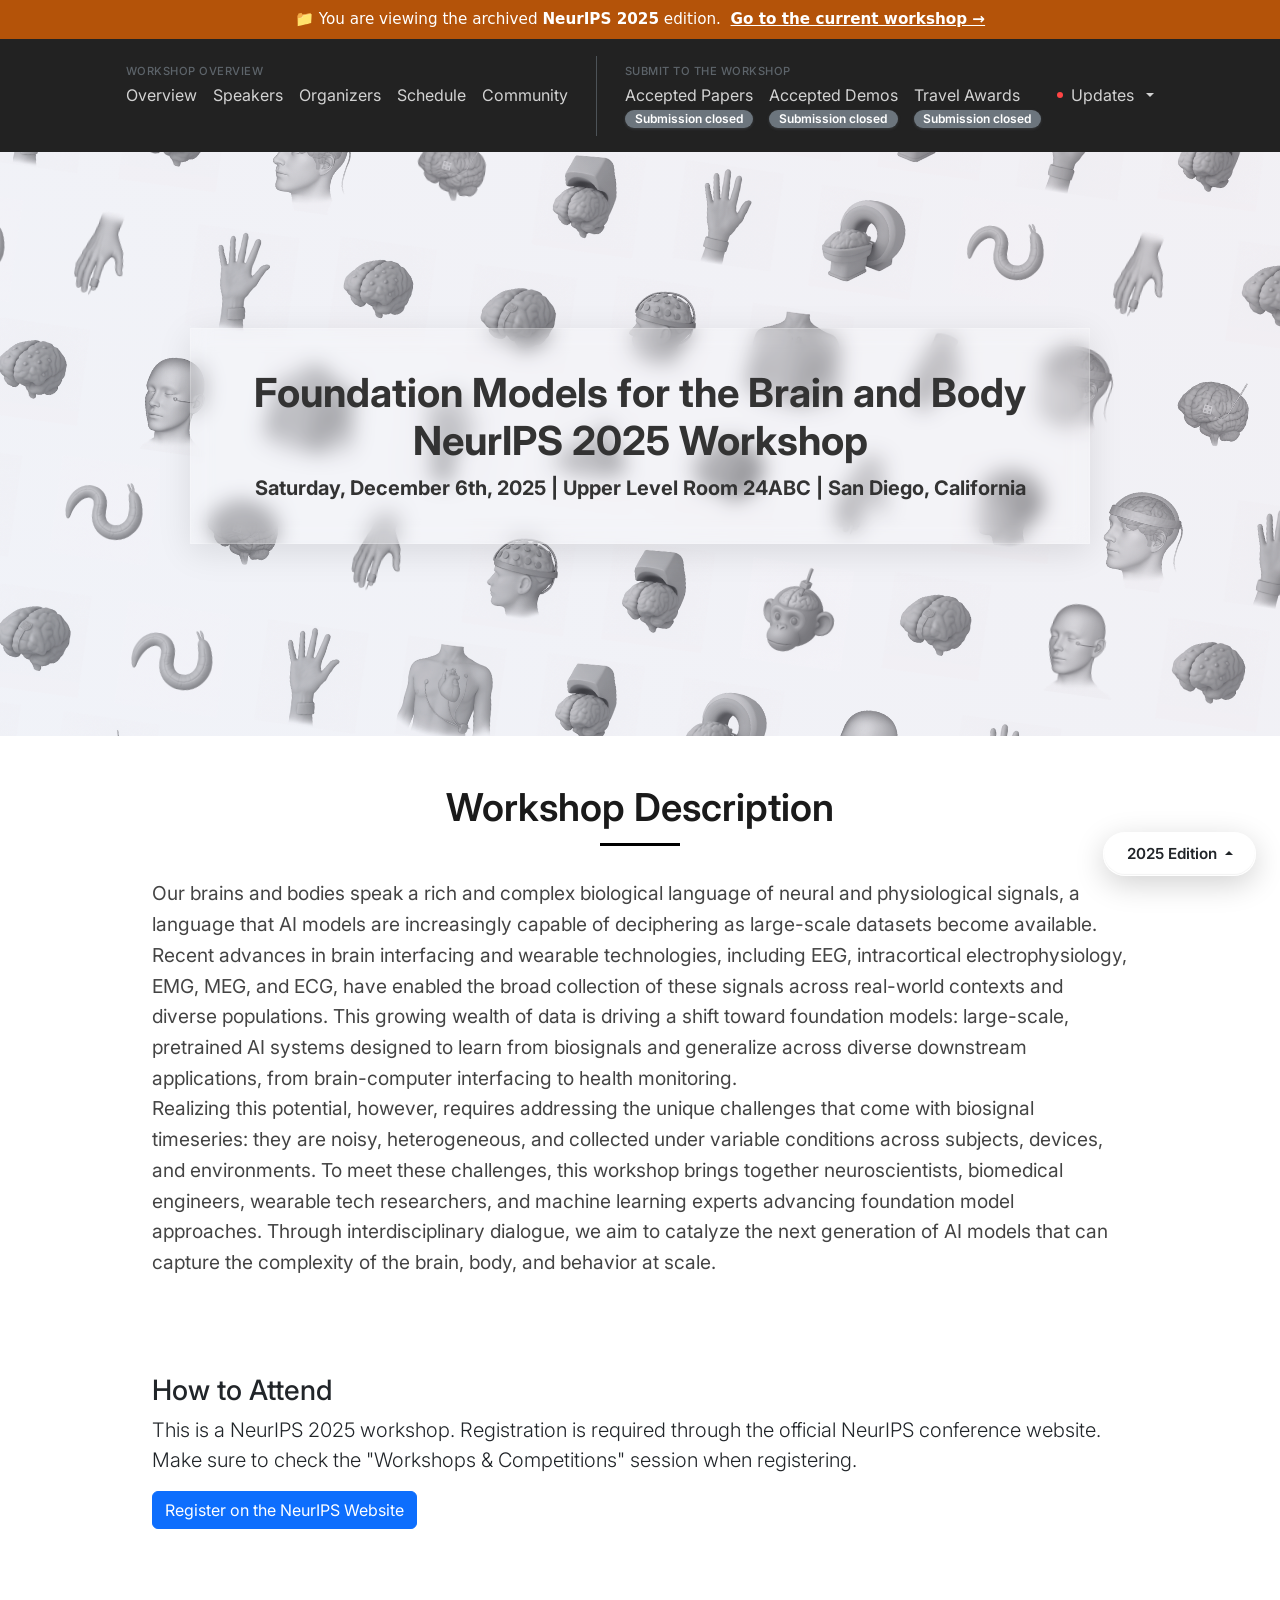
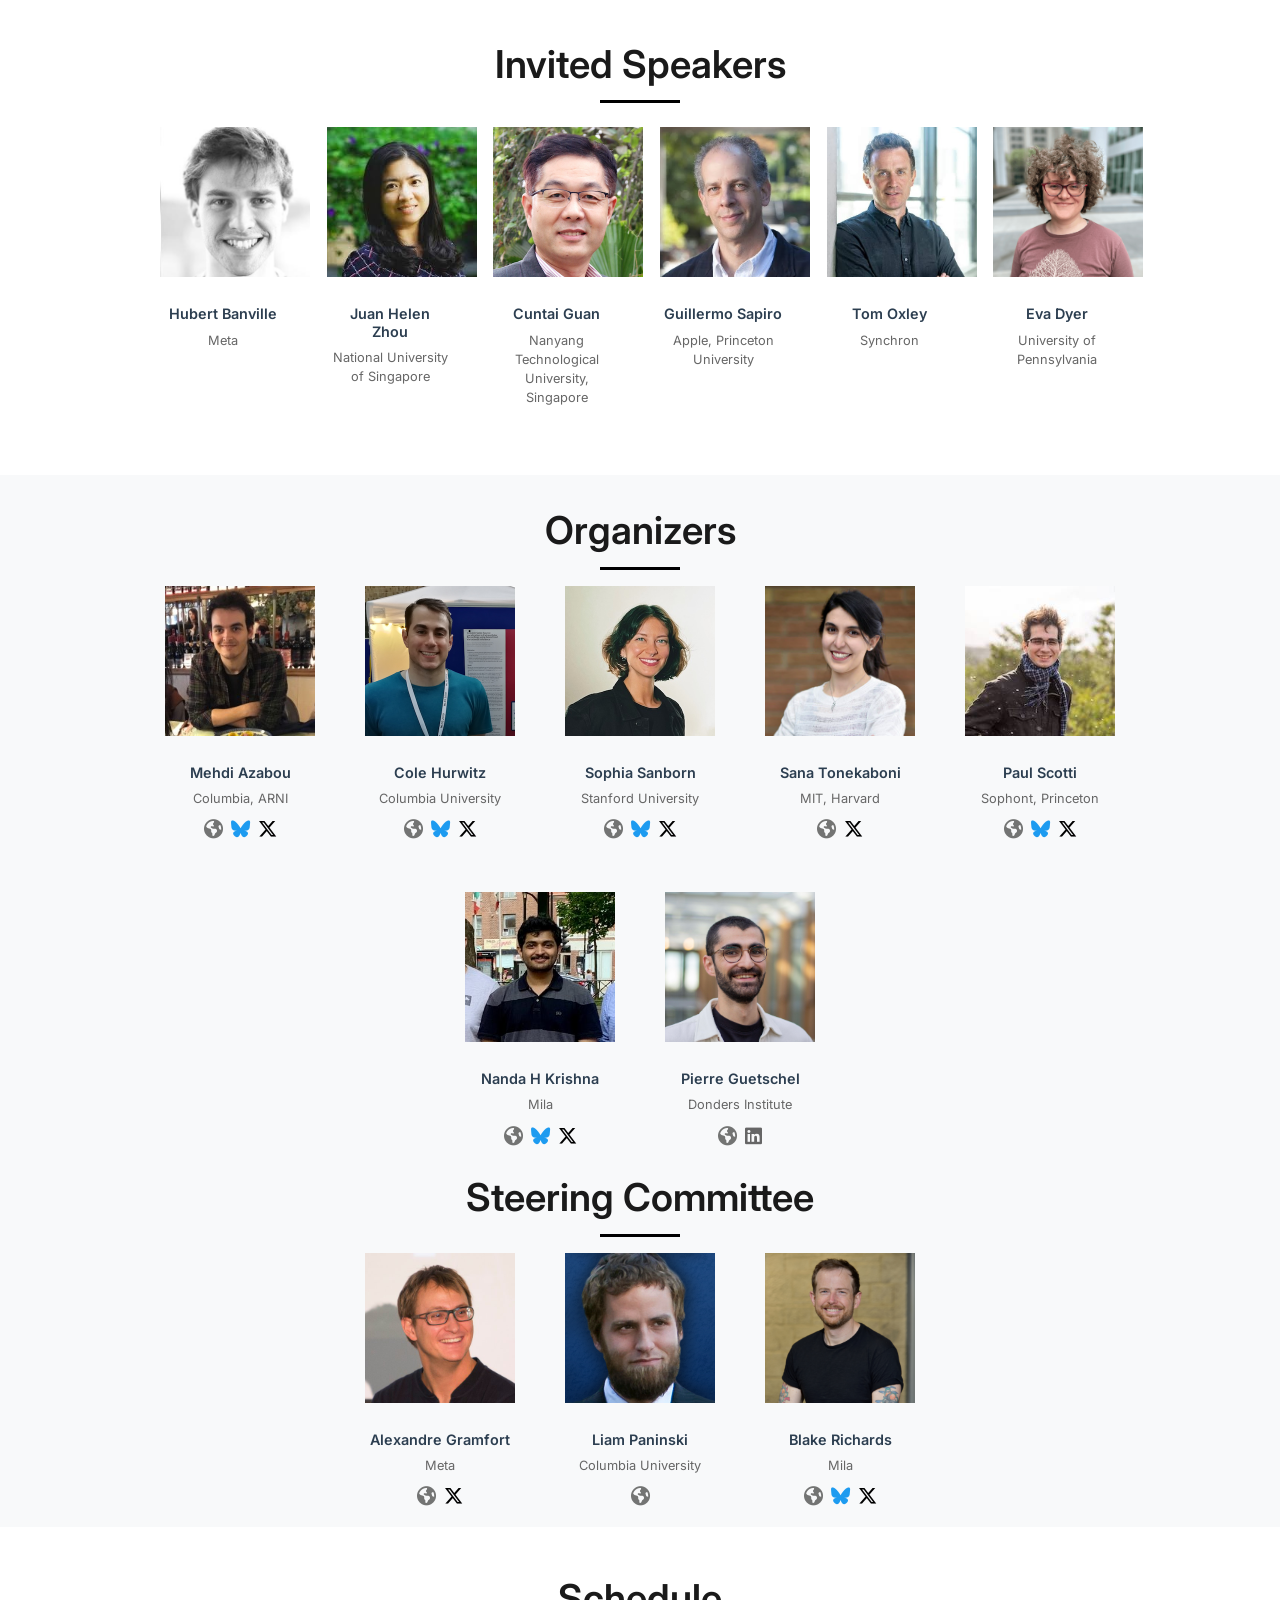
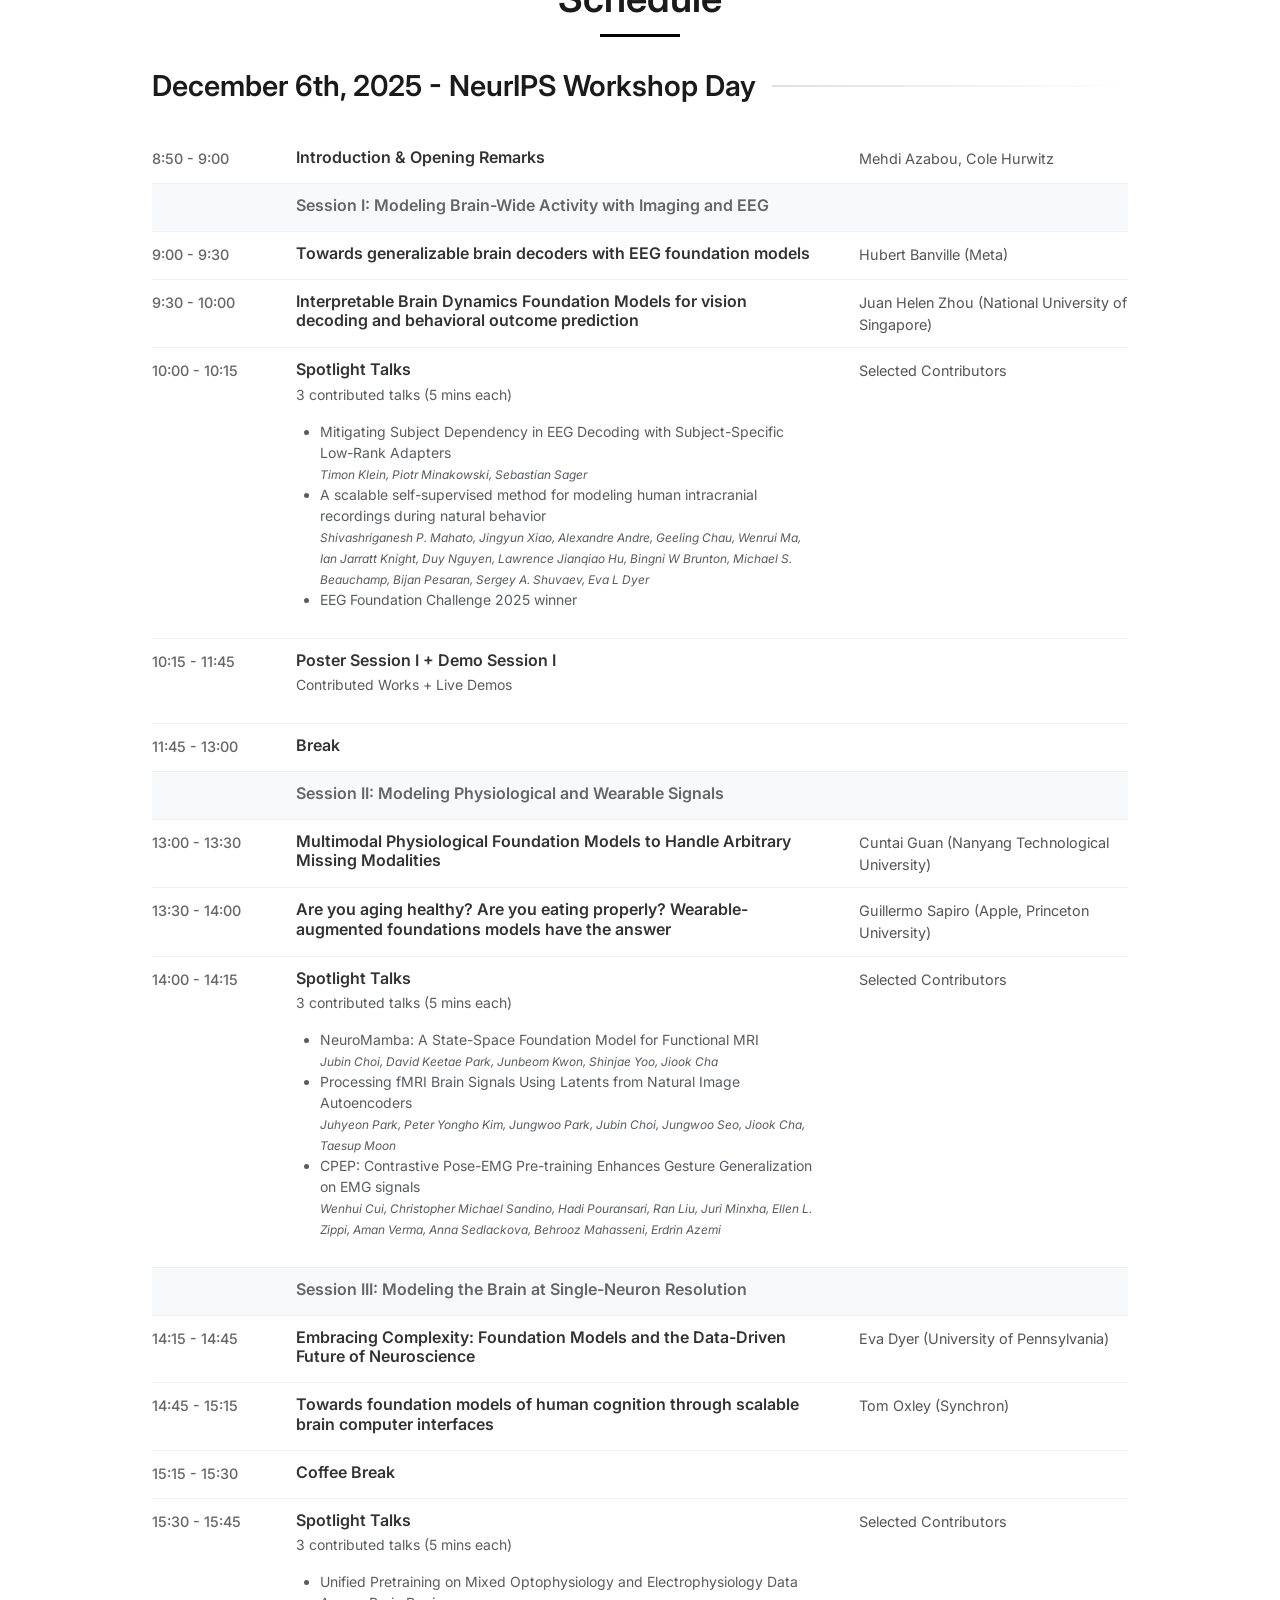
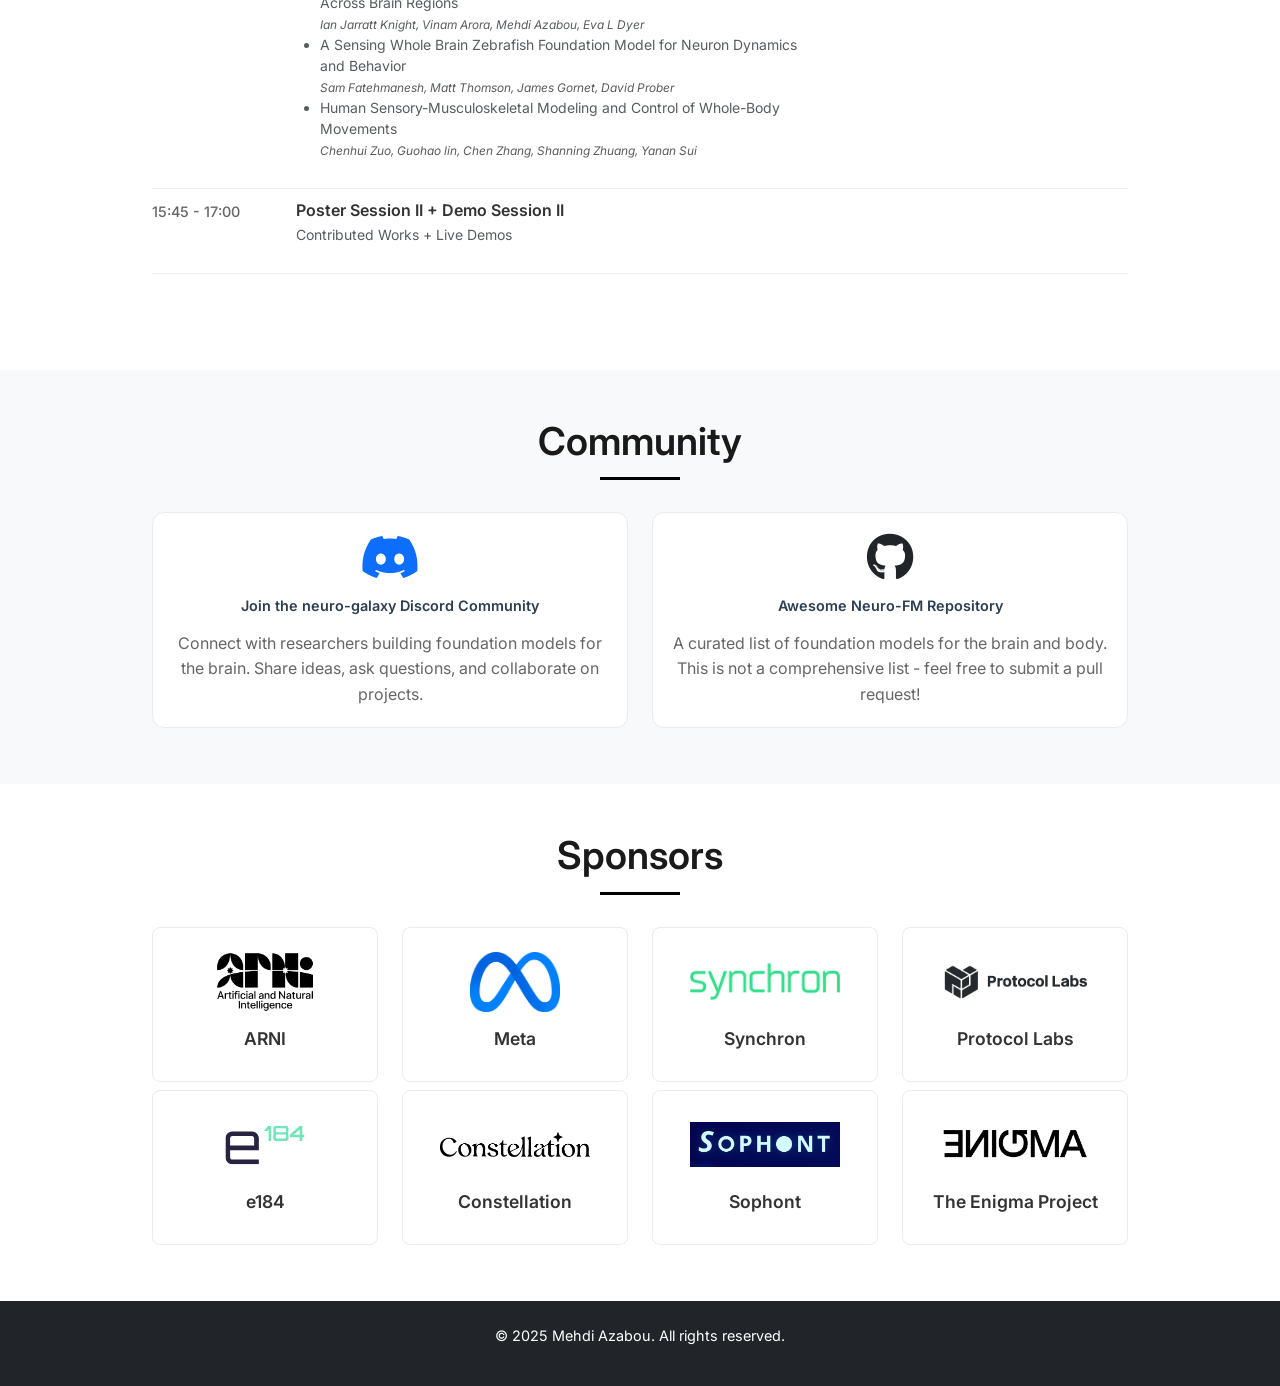
<file: 2025/index.html>
<!DOCTYPE html>
<html lang="en">

<head>
    <meta charset="UTF-8">
    <meta name="viewport" content="width=device-width, initial-scale=1.0">
    <title>NeurIPS 2025 Workshop - Foundation Models for the Brain and Body</title>
    <meta name="description"
        content="Join us to explore foundation models for the brain and body. December 6th, 2025 in San Diego, California.">

    <!-- Favicon -->
    <link rel="icon" type="image/png" href="assets/icon.png">

    <!-- Open Graph Tags -->
    <meta property="og:type" content="website">
    <meta property="og:url" content="https://brainbodyfm-workshop.github.io/">
    <meta property="og:title" content="NeurIPS 2025 Workshop - Foundation Models for the Brain and Body">
    <meta property="og:description"
        content="Join us to explore foundation models for the brain and body. December 6th, 2025 in San Diego, California.">
    <meta property="og:image" content="https://brainbodyfm-workshop.github.io/assets/preview-image.png">
    <meta property="og:image:secure_url" content="https://brainbodyfm-workshop.github.io/assets/preview-image.png">

    <!-- Twitter Meta Tags -->
    <meta name="twitter:card" content="summary_large_image">
    <meta property="twitter:domain" content="brainbodyfm-workshop.github.io">
    <meta property="twitter:url" content="https://brainbodyfm-workshop.github.io/">
    <meta name="twitter:title" content="NeurIPS 2025 Workshop - Foundation Models for the Brain and Body">
    <meta name="twitter:description"
        content="Join us to explore foundation models for the brain and body. December 6th, 2025 in San Diego, California.">
    <meta name="twitter:image" content="https://brainbodyfm-workshop.github.io/assets/preview-image.png">

    <link href="https://cdn.jsdelivr.net/npm/bootstrap@5.3.0-alpha1/dist/css/bootstrap.min.css" rel="stylesheet">
    <link rel="stylesheet" href="https://cdnjs.cloudflare.com/ajax/libs/font-awesome/6.7.2/css/all.min.css">
    <link href="https://fonts.googleapis.com/css2?family=Inter:wght@400;500;600;700&display=swap" rel="stylesheet">
    <link rel="stylesheet" href="styles.css">
</head>

<body>
    <!-- Archived edition notice -->
    <div style="background:#b45309;color:#fff;text-align:center;padding:8px 16px;font-size:0.95rem;font-family:system-ui,-apple-system,Segoe UI,Roboto,sans-serif;">
        📁 You are viewing the archived <strong>NeurIPS 2025</strong> edition. &nbsp;<a href="/" style="color:#fff;text-decoration:underline;font-weight:600;">Go to the current workshop &rarr;</a>
    </div>
    <!-- Navigation Menu -->
    <nav class="navbar navbar-expand-lg navbar-dark bg-dark sticky-top">
        <!-- Desktop Navigation -->
        <div class="navbar-nav mx-auto desktop-nav" id="desktop-nav">
            <div class="nav-group-block">
                <div class="nav-group-label">Workshop Overview</div>
                <div class="nav-overview-group">
                    <a class="nav-link" href="#home">Overview<span class="deadline-badge"
                            style="opacity:0;">TBD</span></a>
                    <a class="nav-link" href="#speakers">Speakers<span class="deadline-badge"
                            style="opacity:0;">TBD</span></a>
                    <a class="nav-link" href="#organizers">Organizers<span class="deadline-badge"
                            style="opacity:0;">TBD</span></a>
                    <a class="nav-link" href="#schedule">Schedule<span class="deadline-badge"
                            style="opacity:0;">TBD</span></a>
                    <a class="nav-link" href="#community">Community<span class="deadline-badge"
                            style="opacity:0;">TBD</span></a>
                </div>
            </div>
            <div class="nav-separator"></div>
            <div class="nav-group-block">
                <div class="nav-group-label">Submit to the workshop</div>
                <div class="nav-submission-group">
                    <a class="nav-link" href="call-for-papers.html">Accepted Papers<span
                            class="deadline-badge submission-closed">Submission closed</span></a>
                    <a class="nav-link" href="call-for-demos.html">Accepted Demos<span
                            class="deadline-badge submission-closed">Submission
                            closed</span></a>
                    <a class="nav-link" href="travel-awards.html">Travel Awards<span
                            class="deadline-badge submission-closed">Submission closed</span></a>
                    <div class="nav-item dropdown">
                        <a class="nav-link dropdown-toggle updates-btn" href="#" role="button" data-bs-toggle="dropdown"
                            aria-expanded="false">
                            <span class="live-dot-small"></span>
                            Updates
                        </a>
                        <span class="deadline-badge" style="opacity:0;">TBD</span>
                        <div class="dropdown-menu updates-dropdown">
                            <div class="updates-content">
                                <div class="update-item">
                                    <div class="update-date">
                                        <div class="date-badge-small">
                                            <span class="month">AUG</span>
                                            <span class="day">20</span>
                                        </div>
                                    </div>
                                    <div class="update-content">
                                        <div class="update-card">
                                            <div class="update-header">
                                                <h6 class="update-title">
                                                    <i class="fas fa-clock text-warning me-2"></i>
                                                    Deadline Extended: August 29, 2025
                                                </h6>
                                                <span class="update-tag warning">Extended</span>
                                            </div>
                                            <p class="update-text">
                                                We have extended the paper submission deadlines to
                                                <strong>August 29, 2025</strong>.
                                            </p>
                                            <div class="update-meta">
                                                <small class="text-muted">
                                                    <i class="fas fa-clock me-1"></i>
                                                    August 20, 2025
                                                </small>
                                            </div>
                                        </div>
                                    </div>
                                </div>
                                <div class="update-item">
                                    <div class="update-date">
                                        <div class="date-badge-small">
                                            <span class="month">AUG</span>
                                            <span class="day">11</span>
                                        </div>
                                    </div>
                                    <div class="update-content">
                                        <div class="update-card">
                                            <div class="update-header">
                                                <h6 class="update-title">
                                                    <i class="fas fa-bullhorn text-primary me-2"></i>
                                                    Policy Update: Concurrent NeurIPS Submissions
                                                </h6>
                                                <span class="update-tag info">Update</span>
                                            </div>
                                            <p class="update-text">
                                                Due to multiple requests, we have updated our policy regarding
                                                concurrent submissions to the NeurIPS 2025 main conference. Please check
                                                the <a href="call-for-papers.html#call-for-papers"
                                                    class="text-decoration-none">Call for Papers page</a>.
                                            </p>
                                            <div class="update-meta">
                                                <small class="text-muted">
                                                    <i class="fas fa-clock me-1"></i>
                                                    August 11, 2025
                                                </small>
                                            </div>
                                        </div>
                                    </div>
                                </div>
                                <div class="update-item">
                                    <div class="update-date">
                                        <div class="date-badge-small">
                                            <span class="month">JUL</span>
                                            <span class="day">15</span>
                                        </div>
                                    </div>
                                    <div class="update-content">
                                        <div class="update-card">
                                            <div class="update-header">
                                                <h6 class="update-title">
                                                    <i class="fas fa-rocket text-info me-2"></i>
                                                    Demo Submissions Open
                                                </h6>
                                                <span class="update-tag info">Open</span>
                                            </div>
                                            <p class="update-text">
                                                Demo submissions are now open! Submit your proposals through Google
                                                Forms.
                                            </p>
                                            <div class="update-meta">
                                                <small class="text-muted">
                                                    <i class="fas fa-clock me-1"></i>
                                                    July 15, 2025
                                                </small>
                                            </div>
                                        </div>
                                    </div>
                                </div>
                                <div class="update-item">
                                    <div class="update-date">
                                        <div class="date-badge-small">
                                            <span class="month">JUL</span>
                                            <span class="day">09</span>
                                        </div>
                                    </div>
                                    <div class="update-content">
                                        <div class="update-card">
                                            <div class="update-header">
                                                <h6 class="update-title">
                                                    <i class="fas fa-file-alt text-primary me-2"></i>
                                                    Paper Submissions Open
                                                </h6>
                                                <span class="update-tag info">Open</span>
                                            </div>
                                            <p class="update-text">
                                                Paper submissions are now open! Submit your research through OpenReview.
                                            </p>
                                            <div class="update-meta">
                                                <small class="text-muted">
                                                    <i class="fas fa-clock me-1"></i>
                                                    July 9, 2025
                                                </small>
                                            </div>
                                        </div>
                                    </div>
                                </div>
                                <div class="update-item">
                                    <div class="update-date">
                                        <div class="date-badge-small">
                                            <span class="month">JUL</span>
                                            <span class="day">04</span>
                                        </div>
                                    </div>
                                    <div class="update-content">
                                        <div class="update-card">
                                            <div class="update-header">
                                                <h6 class="update-title">
                                                    <i class="fas fa-check-circle text-success me-2"></i>
                                                    Workshop Accepted at NeurIPS 2025!
                                                </h6>
                                                <span class="update-tag success">Accepted</span>
                                            </div>
                                            <p class="update-text">
                                                We are excited to announce that our workshop "Foundation Models for
                                                the
                                                Brain and Body"
                                                has been officially accepted for NeurIPS 2025!
                                            </p>
                                            <div class="update-meta">
                                                <small class="text-muted">
                                                    <i class="fas fa-clock me-1"></i>
                                                    July 4, 2025
                                                </small>
                                            </div>
                                        </div>
                                    </div>
                                </div>
                            </div>
                        </div>
                    </div>
                </div>
            </div>

            <!-- Mobile Navigation -->
            <div class="container mobile-nav">
                <div class="d-flex justify-content-between align-items-center">
                    <span class="navbar-brand mb-0 h1">BrainBodyFM Workshop</span>
                    <button class="navbar-toggler" type="button" data-bs-toggle="collapse" data-bs-target="#mobile-nav"
                        aria-controls="mobile-nav" aria-expanded="false" aria-label="Toggle navigation">
                        <span class="navbar-toggler-icon"></span>
                    </button>
                </div>

                <div class="collapse navbar-collapse" id="mobile-nav">
                    <ul class="navbar-nav me-auto mb-2 mb-lg-0">
                        <li class="nav-item">
                            <a class="nav-link" href="#home">Overview</a>
                        </li>
                        <li class="nav-item">
                            <a class="nav-link" href="#speakers">Speakers</a>
                        </li>
                        <li class="nav-item">
                            <a class="nav-link" href="#organizers">Organizers</a>
                        </li>
                        <li class="nav-item">
                            <a class="nav-link" href="#schedule">Schedule</a>
                        </li>
                        <li class="nav-item">
                            <a class="nav-link" href="#community">Community</a>
                        </li>
                        <li class="nav-item">
                            <a class="nav-link" href="call-for-papers.html">Call for Papers</a>
                        </li>
                        <li class="nav-item">
                            <a class="nav-link" href="call-for-demos.html">Call for Demos</a>
                        </li>
                        <li class="nav-item">
                            <a class="nav-link" href="travel-awards.html">Travel Awards</a>
                        </li>
                    </ul>
                </div>
            </div>
        </div>
    </nav>

    <!-- Header Section -->
    <header id="home" class="py-5 header-extra-padding text-center">
        <!-- Animated Biosignal Background -->
        <div class="biosignal-background">
            <div class="biosignal-row">
                <img src="assets/modalities/eeg.png" class="biosignal-icon" alt="">
                <img src="assets/modalities/fmri.png" class="biosignal-icon" alt="">
                <img src="assets/modalities/emg.png" class="biosignal-icon" alt="">
                <img src="assets/modalities/meg.png" class="biosignal-icon" alt="">
                <img src="assets/modalities/ecg.png" class="biosignal-icon" alt="">
                <img src="assets/modalities/ieeg.png" class="biosignal-icon" alt="">
                <img src="assets/modalities/wearable.png" class="biosignal-icon" alt="">
                <img src="assets/modalities/calcium.png" class="biosignal-icon" alt="">
                <img src="assets/modalities/microarray.png" class="biosignal-icon" alt="">
                <img src="assets/modalities/eda.png" class="biosignal-icon" alt="">
                <img src="assets/modalities/eog.png" class="biosignal-icon" alt="">
                <img src="assets/modalities/ppg.png" class="biosignal-icon" alt="">
            </div>
            <div class="biosignal-row">
                <img src="assets/modalities/eeg.png" class="biosignal-icon" alt="">
                <img src="assets/modalities/fmri.png" class="biosignal-icon" alt="">
                <img src="assets/modalities/emg.png" class="biosignal-icon" alt="">
                <img src="assets/modalities/meg.png" class="biosignal-icon" alt="">
                <img src="assets/modalities/ecg.png" class="biosignal-icon" alt="">
                <img src="assets/modalities/ieeg.png" class="biosignal-icon" alt="">
                <img src="assets/modalities/wearable.png" class="biosignal-icon" alt="">
                <img src="assets/modalities/calcium.png" class="biosignal-icon" alt="">
                <img src="assets/modalities/microarray.png" class="biosignal-icon" alt="">
                <img src="assets/modalities/eda.png" class="biosignal-icon" alt="">
                <img src="assets/modalities/eog.png" class="biosignal-icon" alt="">
                <img src="assets/modalities/ppg.png" class="biosignal-icon" alt="">
            </div>
            <div class="biosignal-row">
                <img src="assets/modalities/eeg.png" class="biosignal-icon" alt="">
                <img src="assets/modalities/fmri.png" class="biosignal-icon" alt="">
                <img src="assets/modalities/emg.png" class="biosignal-icon" alt="">
                <img src="assets/modalities/meg.png" class="biosignal-icon" alt="">
                <img src="assets/modalities/ecg.png" class="biosignal-icon" alt="">
                <img src="assets/modalities/ieeg.png" class="biosignal-icon" alt="">
                <img src="assets/modalities/wearable.png" class="biosignal-icon" alt="">
                <img src="assets/modalities/calcium.png" class="biosignal-icon" alt="">
                <img src="assets/modalities/microarray.png" class="biosignal-icon" alt="">
                <img src="assets/modalities/eda.png" class="biosignal-icon" alt="">
                <img src="assets/modalities/eog.png" class="biosignal-icon" alt="">
                <img src="assets/modalities/ppg.png" class="biosignal-icon" alt="">
            </div>
            <div class="biosignal-row">
                <img src="assets/modalities/eeg.png" class="biosignal-icon" alt="">
                <img src="assets/modalities/fmri.png" class="biosignal-icon" alt="">
                <img src="assets/modalities/emg.png" class="biosignal-icon" alt="">
                <img src="assets/modalities/meg.png" class="biosignal-icon" alt="">
                <img src="assets/modalities/ecg.png" class="biosignal-icon" alt="">
                <img src="assets/modalities/ieeg.png" class="biosignal-icon" alt="">
                <img src="assets/modalities/wearable.png" class="biosignal-icon" alt="">
                <img src="assets/modalities/calcium.png" class="biosignal-icon" alt="">
                <img src="assets/modalities/microarray.png" class="biosignal-icon" alt="">
                <img src="assets/modalities/eda.png" class="biosignal-icon" alt="">
                <img src="assets/modalities/eog.png" class="biosignal-icon" alt="">
                <img src="assets/modalities/ppg.png" class="biosignal-icon" alt="">
            </div>
            <div class="biosignal-row">
                <img src="assets/modalities/eeg.png" class="biosignal-icon" alt="">
                <img src="assets/modalities/fmri.png" class="biosignal-icon" alt="">
                <img src="assets/modalities/emg.png" class="biosignal-icon" alt="">
                <img src="assets/modalities/meg.png" class="biosignal-icon" alt="">
                <img src="assets/modalities/ecg.png" class="biosignal-icon" alt="">
                <img src="assets/modalities/ieeg.png" class="biosignal-icon" alt="">
                <img src="assets/modalities/wearable.png" class="biosignal-icon" alt="">
                <img src="assets/modalities/calcium.png" class="biosignal-icon" alt="">
                <img src="assets/modalities/microarray.png" class="biosignal-icon" alt="">
                <img src="assets/modalities/eda.png" class="biosignal-icon" alt="">
                <img src="assets/modalities/eog.png" class="biosignal-icon" alt="">
                <img src="assets/modalities/ppg.png" class="biosignal-icon" alt="">
            </div>
        </div>

        <div class="container position-relative">
            <div class="workshop-title">
                <h1 class="display-3">
                    <div class="title-main">Foundation Models for the Brain and Body</div>
                    <div class="title-workshop">NeurIPS 2025 Workshop</div>
                </h1>
                <p class="lead">Saturday, December 6th, 2025 | Upper Level Room 24ABC | San Diego, California</p>
            </div>
        </div>
    </header>

    <!-- Abstract Section -->
    <section id="abstract" class="py-5">
        <div class="container">
            <h2 class="text-center mb-5">Workshop Description</h2>
            <div class="row justify-content-center">
                <div class="col-lg-12">
                    <p class="lead">
                        Our brains and bodies speak a rich and complex biological language of neural and physiological
                        signals, a language that AI models are increasingly capable of deciphering as large-scale
                        datasets become available. Recent advances in brain interfacing and wearable technologies,
                        including EEG, intracortical electrophysiology, EMG, MEG, and ECG, have enabled the broad
                        collection of these signals across real-world contexts and diverse populations. This growing
                        wealth of data is driving a shift toward foundation models: large-scale, pretrained AI systems
                        designed to learn from biosignals and generalize across diverse downstream applications, from
                        brain-computer interfacing to health monitoring.
                    </p>
                    <p class="lead">
                        Realizing this potential, however, requires addressing the unique challenges that come with
                        biosignal timeseries: they are noisy, heterogeneous, and collected under variable conditions
                        across subjects, devices, and environments. To meet these challenges, this workshop brings
                        together neuroscientists, biomedical engineers, wearable tech researchers, and machine learning
                        experts advancing foundation model approaches. Through interdisciplinary dialogue, we aim to
                        catalyze the next generation of AI models that can capture the complexity of the brain, body,
                        and behavior at scale.

                    </p>
                </div>
            </div>
        </div>
    </section>

    <!-- How to Attend Section -->
    <section id="how-to-attend" class="py-5">
        <div class="container">
            <div class="row justify-content-center">
                <div class="col-lg-12">
                    <h3 class="text-start">How to Attend</h3>
                    <p class="lead">
                        This is a NeurIPS 2025 workshop. Registration is required through the official NeurIPS
                        conference website.
                        Make sure to check the "Workshops & Competitions" session when
                        registering.
                    </p>
                    <p class="lead">
                        <a href="https://neurips.cc/Register/view-registration" target="_blank" class="btn btn-primary">
                            Register on the NeurIPS Website
                        </a>
                    </p>
                </div>
            </div>
        </div>
    </section>

    <!-- Speakers Section -->
    <section id="speakers" class="py-5">
        <div class="container">
            <h2 class="text-center mb-4">Invited Speakers</h2>
            <div class="row justify-content-center" id="speakers-row">
                <div class="col-lg-1-6 col-md-4 col-sm-6 mb-4">
                    <div class="card h-100 speaker-card">
                        <img src="assets/banville.jpg" class="card-img-top" alt="Hubert Banville">
                        <div class="card-body">
                            <h5 class="card-title">Hubert Banville</h5>
                            <p class="card-text">Meta</p>
                            <a href="#" class="stretched-link" target="_blank"></a>
                        </div>
                    </div>
                </div>
                <div class="col-lg-1-6 col-md-4 col-sm-6 mb-4">
                    <div class="card h-100 speaker-card">
                        <img src="assets/zhou.jpg" class="card-img-top" alt="Juan Helen Zhou">
                        <div class="card-body">
                            <h5 class="card-title">Juan Helen Zhou</h5>
                            <p class="card-text">National University of Singapore</p>
                            <a href="#" class="stretched-link" target="_blank"></a>
                        </div>
                    </div>
                </div>
                <div class="col-lg-1-6 col-md-4 col-sm-6 mb-4">
                    <div class="card h-100 speaker-card">
                        <img src="assets/guan.jpg" class="card-img-top" alt="Cuntai Guan">
                        <div class="card-body">
                            <h5 class="card-title">Cuntai Guan</h5>
                            <p class="card-text">Nanyang Technological University, Singapore</p>
                            <a href="#" class="stretched-link" target="_blank"></a>
                        </div>
                    </div>
                </div>
                <div class="col-lg-1-6 col-md-4 col-sm-6 mb-4">
                    <div class="card h-100 speaker-card">
                        <img src="assets/sapiro.jpg" class="card-img-top" alt="Guillermo Sapiro">
                        <div class="card-body">
                            <h5 class="card-title">Guillermo Sapiro</h5>
                            <p class="card-text">Apple, Princeton University</p>
                            <a href="#" class="stretched-link" target="_blank"></a>
                        </div>
                    </div>
                </div>
                <div class="col-lg-1-6 col-md-4 col-sm-6 mb-4">
                    <div class="card h-100 speaker-card">
                        <img src="assets/oxley.jpg" class="card-img-top" alt="Tom Oxley">
                        <div class="card-body">
                            <h5 class="card-title">Tom Oxley</h5>
                            <p class="card-text">Synchron</p>
                            <a href="#" class="stretched-link" target="_blank"></a>
                        </div>
                    </div>
                </div>
                <div class="col-lg-1-6 col-md-4 col-sm-6 mb-4">
                    <div class="card h-100 speaker-card">
                        <img src="assets/eva.png" class="card-img-top" alt="Eva Dyer">
                        <div class="card-body">
                            <h5 class="card-title">Eva Dyer</h5>
                            <p class="card-text">University of Pennsylvania</p>
                            <a href="https://dyerlab.gatech.edu/" class="stretched-link" target="_blank"></a>
                        </div>
                    </div>
                </div>
            </div>
        </div>
    </section>

    <!-- Organizers Section -->
    <section id="organizers" class="py-5 bg-light">
        <div class="container">
            <h2 class="text-center mb-4">Organizers</h2>
            <div class="row justify-content-center" id="organizers-row">
                <div class="col-lg-1-5 col-md-4 col-sm-6 mb-4">
                    <div class="card h-100 organizer-card">
                        <img src="assets/mehdi.jpg" class="card-img-top" alt="Mehdi Azabou">
                        <div class="card-body">
                            <h5 class="card-title">Mehdi Azabou</h5>
                            <p class="card-text">Columbia, ARNI</p>
                            <div class="social-icons">
                                <a href="https://mehai.dev" target="_blank" title="Website"><i
                                        class="fas fa-earth-americas globe-icon"></i></a>
                                <a href="https://bsky.app/profile/mehdiazabou.bsky.social" target="_blank"
                                    title="Bluesky"><i class="fa-brands fa-bluesky bsky-icon"></i></a>
                                <a href="https://twitter.com/mehdiazabou" target="_blank" title="Twitter"><i
                                        class="fab fa-x-twitter x-icon"></i></a>
                            </div>
                        </div>
                    </div>
                </div>
                <div class="col-lg-1-5 col-md-4 col-sm-6 mb-4">
                    <div class="card h-100 organizer-card">
                        <img src="assets/cole.png" class="card-img-top" alt="Cole Hurwitz">
                        <div class="card-body">
                            <h5 class="card-title">Cole Hurwitz</h5>
                            <p class="card-text">Columbia University</p>
                            <div class="social-icons">
                                <a href="https://colehurwitz.github.io/" target="_blank" title="Website"><i
                                        class="fas fa-earth-americas globe-icon"></i></a>
                                <a href="https://bsky.app/profile/colehurwitz.bsky.social" target="_blank"
                                    title="Bluesky"><i class="fa-brands fa-bluesky bsky-icon"></i></a>
                                <a href="https://twitter.com/cole_hurwitz" target="_blank" title="Twitter"><i
                                        class="fab fa-x-twitter x-icon"></i></a>
                            </div>
                        </div>
                    </div>
                </div>
                <div class="col-lg-1-5 col-md-4 col-sm-6 mb-4">
                    <div class="card h-100 organizer-card">
                        <img src="assets/sophia.jpg" class="card-img-top" alt="Sophia Sanborn">
                        <div class="card-body">
                            <h5 class="card-title">Sophia Sanborn</h5>
                            <p class="card-text">Stanford University</p>
                            <div class="social-icons">
                                <a href="https://www.sophiasanborn.com/" target="_blank" title="Website"><i
                                        class="fas fa-earth-americas globe-icon"></i></a>
                                <a href="https://bsky.app/profile/naturecomputes.bsky.social" target="_blank"
                                    title="Bluesky"><i class="fa-brands fa-bluesky bsky-icon"></i></a>
                                <a href="https://twitter.com/naturecomputes" target="_blank" title="Twitter"><i
                                        class="fab fa-x-twitter x-icon"></i></a>
                            </div>
                        </div>
                    </div>
                </div>
                <div class="col-lg-1-5 col-md-4 col-sm-6 mb-4">
                    <div class="card h-100 organizer-card">
                        <img src="assets/sana.png" class="card-img-top" alt="Sana Tonekaboni">
                        <div class="card-body">
                            <h5 class="card-title">Sana Tonekaboni</h5>
                            <p class="card-text">MIT, Harvard</p>
                            <div class="social-icons">
                                <a href="https://www.cs.toronto.edu/~stonekaboni/" target="_blank" title="Website"><i
                                        class="fas fa-earth-americas globe-icon"></i></a>
                                <a href="https://twitter.com/sana_tonekaboni" target="_blank" title="Twitter"><i
                                        class="fab fa-x-twitter x-icon"></i></a>
                            </div>
                        </div>
                    </div>
                </div>
                <div class="col-lg-1-5 col-md-4 col-sm-6 mb-4">
                    <div class="card h-100 organizer-card">
                        <img src="assets/paul.jpg" class="card-img-top" alt="Paul Scotti">
                        <div class="card-body">
                            <h5 class="card-title">Paul Scotti</h5>
                            <p class="card-text">Sophont, Princeton</p>
                            <div class="social-icons">
                                <a href="https://www.paulscotti.com/" target="_blank" title="Website"><i
                                        class="fas fa-earth-americas globe-icon"></i></a>
                                <a href="https://bsky.app/profile/humanscotti.bsky.social" target="_blank"
                                    title="Bluesky"><i class="fa-brands fa-bluesky bsky-icon"></i></a>
                                <a href="https://twitter.com/humanscotti" target="_blank" title="Twitter"><i
                                        class="fab fa-x-twitter x-icon"></i></a>
                            </div>
                        </div>
                    </div>
                </div>
                <div class="col-lg-1-5 col-md-4 col-sm-6 mb-4">
                    <div class="card h-100 organizer-card">
                        <img src="assets/nanda.jpg" class="card-img-top" alt="Nanda H Krishna">
                        <div class="card-body">
                            <h5 class="card-title">Nanda H Krishna</h5>
                            <p class="card-text">Mila</p>
                            <div class="social-icons">
                                <a href="https://nandahkrishna.com/" target="_blank" title="Website"><i
                                        class="fas fa-earth-americas globe-icon"></i></a>
                                <a href="https://bsky.app/profile/nandahkrishna.bsky.social" target="_blank"
                                    title="Bluesky"><i class="fa-brands fa-bluesky bsky-icon"></i></a>
                                <a href="https://twitter.com/nandahkrishna" target="_blank" title="Twitter"><i
                                        class="fab fa-x-twitter x-icon"></i></a>
                            </div>
                        </div>
                    </div>
                </div>
                <div class="col-lg-1-5 col-md-4 col-sm-6 mb-4">
                    <div class="card h-100 organizer-card">
                        <img src="assets/guetschel.jpeg" class="card-img-top" alt="Pierre Guetschel">
                        <div class="card-body">
                            <h5 class="card-title">Pierre Guetschel</h5>
                            <p class="card-text">Donders Institute</p>
                            <div class="social-icons">
                                <a href="https://neurotechlab.socsci.ru.nl/author/pierre-guetschel/" target="_blank"
                                    title="Website"><i class="fas fa-earth-americas globe-icon"></i></a>
                                <a href="https://www.linkedin.com/in/pierreguetschel/" target="_blank"
                                    title="LinkedIn"><i class="fa-brands fa-linkedin"></i></a>
                            </div>
                        </div>
                    </div>
                </div>
            </div>

            <!-- Steering Committee -->
            <div class="row mt-5" id="steering-committee">
                <div class="col-12">
                    <h2 class="text-center mb-4">Steering Committee</h2>
                </div>
            </div>
            <div class="row justify-content-center" id="steering-row">
                <div class="col-lg-1-5 col-md-4 col-sm-6 mb-4">
                    <div class="card h-100 organizer-card">
                        <img src="assets/gramfort.jpg" class="card-img-top" alt="Alexandre Gramfort">
                        <div class="card-body">
                            <h5 class="card-title">Alexandre Gramfort</h5>
                            <p class="card-text">Meta</p>
                            <div class="social-icons">
                                <a href="https://alexandre.gramfort.net/" target="_blank" title="Website"><i
                                        class="fas fa-earth-americas globe-icon"></i></a>
                                <a href="https://twitter.com/agramfort" target="_blank" title="Twitter"><i
                                        class="fab fa-x-twitter x-icon"></i></a>
                            </div>
                        </div>
                    </div>
                </div>
                <div class="col-lg-1-5 col-md-4 col-sm-6 mb-4">
                    <div class="card h-100 organizer-card">
                        <img src="assets/paninski.png" class="card-img-top" alt="Liam Paninski">
                        <div class="card-body">
                            <h5 class="card-title">Liam Paninski</h5>
                            <p class="card-text">Columbia University</p>
                            <div class="social-icons">
                                <a href="https://sites.stat.columbia.edu/liam/" target="_blank" title="Website"><i
                                        class="fas fa-earth-americas globe-icon"></i></a>
                            </div>
                        </div>
                    </div>
                </div>
                <div class="col-lg-1-5 col-md-4 col-sm-6 mb-4">
                    <div class="card h-100 organizer-card">
                        <img src="assets/blake.png" class="card-img-top" alt="Blake Richards">
                        <div class="card-body">
                            <h5 class="card-title">Blake Richards</h5>
                            <p class="card-text">Mila</p>
                            <div class="social-icons">
                                <a href="https://mila.quebec/en/directory/blake-richards/" target="_blank"
                                    title="Website"><i class="fas fa-earth-americas globe-icon"></i></a>
                                <a href="https://bsky.app/profile/tyrellturing.bsky.social" target="_blank"
                                    title="Bluesky"><i class="fa-brands fa-bluesky bsky-icon"></i></a>
                                <a href="https://twitter.com/tyrell_turing" target="_blank" title="Twitter"><i
                                        class="fab fa-x-twitter x-icon"></i></a>
                            </div>
                        </div>
                    </div>
                </div>
            </div>
        </div>
    </section>


    <!-- Schedule Section -->
    <section id="schedule" class="py-5">
        <div class="container">
            <h2 class="text-center mb-5">Schedule</h2>

            <div class="day-container">
                <h3 class="day-header">December 6th, 2025 - NeurIPS Workshop Day</h3>
                <div class="timeline">
                    <div class="timeline-item">
                        <div class="time-block">8:50 - 9:00</div>
                        <div class="content-block">
                            <h4>Introduction & Opening Remarks</h4>
                        </div>
                        <div class="speaker-block">Mehdi Azabou, Cole Hurwitz</div>
                    </div>

                    <!-- Session I -->
                    <div class="timeline-item break">
                        <div class="time-block"></div>
                        <div class="content-block">
                            <h4>Session I: Modeling Brain-Wide Activity with Imaging and EEG</h4>
                        </div>
                        <div class="speaker-block"></div>
                    </div>

                    <div class="timeline-item">
                        <div class="time-block">9:00 - 9:30</div>
                        <div class="content-block">
                            <h4>Towards generalizable brain decoders with EEG foundation models</h4>
                        </div>
                        <div class="speaker-block">Hubert Banville (Meta)</div>
                    </div>

                    <div class="timeline-item">
                        <div class="time-block">9:30 - 10:00</div>
                        <div class="content-block">
                            <h4>Interpretable Brain Dynamics Foundation Models for vision decoding and behavioral
                                outcome prediction</h4>
                        </div>
                        <div class="speaker-block">Juan Helen Zhou (National University of Singapore)</div>
                    </div>

                    <div class="timeline-item">
                        <div class="time-block">10:00 - 10:15</div>
                        <div class="content-block">
                            <h4>Spotlight Talks</h4>
                            <p class="small text-muted">3 contributed talks (5 mins each)</p>
                            <ul class="small text-muted" style="margin-top: 0.5rem; padding-left: 1.5rem;">
                                <li>Mitigating Subject Dependency in EEG Decoding with Subject-Specific Low-Rank Adapters<br>
                                    <em style="font-size: 0.85em;">Timon Klein, Piotr Minakowski, Sebastian Sager</em></li>
                                <li>A scalable self-supervised method for modeling human intracranial recordings during natural behavior<br>
                                    <em style="font-size: 0.85em;">Shivashriganesh P. Mahato, Jingyun Xiao, Alexandre Andre, Geeling Chau, Wenrui Ma, Ian Jarratt Knight, Duy Nguyen, Lawrence Jianqiao Hu, Bingni W Brunton, Michael S. Beauchamp, Bijan Pesaran, Sergey A. Shuvaev, Eva L Dyer</em></li>
                                <li>EEG Foundation Challenge 2025 winner</li>
                            </ul>
                        </div>
                        <div class="speaker-block">Selected Contributors</div>
                    </div>

                    <div class="timeline-item">
                        <div class="time-block">10:15 - 11:45</div>
                        <div class="content-block">
                            <h4>Poster Session I + Demo Session I</h4>
                            <p class="small text-muted">Contributed Works + Live Demos</p>
                        </div>
                        <div class="speaker-block"></div>
                    </div>

                    <div class="timeline-item">
                        <div class="time-block">11:45 - 13:00</div>
                        <div class="content-block">
                            <h4>Break</h4>
                        </div>
                        <div class="speaker-block"></div>
                    </div>

                    <!-- Session II -->
                    <div class="timeline-item break">
                        <div class="time-block"></div>
                        <div class="content-block">
                            <h4>Session II: Modeling Physiological and Wearable Signals</h4>
                        </div>
                        <div class="speaker-block"></div>
                    </div>

                    <div class="timeline-item">
                        <div class="time-block">13:00 - 13:30</div>
                        <div class="content-block">
                            <h4>Multimodal Physiological Foundation Models to Handle Arbitrary Missing Modalities</h4>
                        </div>
                        <div class="speaker-block">Cuntai Guan (Nanyang Technological University)</div>
                    </div>

                    <div class="timeline-item">
                        <div class="time-block">13:30 - 14:00</div>
                        <div class="content-block">
                            <h4>Are you aging healthy? Are you eating properly? Wearable-augmented foundations models
                                have the answer</h4>
                        </div>
                        <div class="speaker-block">Guillermo Sapiro (Apple, Princeton University)</div>
                    </div>

                    <div class="timeline-item">
                        <div class="time-block">14:00 - 14:15</div>
                        <div class="content-block">
                            <h4>Spotlight Talks</h4>
                            <p class="small text-muted">3 contributed talks (5 mins each)</p>
                            <ul class="small text-muted" style="margin-top: 0.5rem; padding-left: 1.5rem;">
                                <li>NeuroMamba: A State-Space Foundation Model for Functional MRI<br>
                                    <em style="font-size: 0.85em;">Jubin Choi, David Keetae Park, Junbeom Kwon, Shinjae Yoo, Jiook Cha</em></li>
                                <li>Processing fMRI Brain Signals Using Latents from Natural Image Autoencoders<br>
                                    <em style="font-size: 0.85em;">Juhyeon Park, Peter Yongho Kim, Jungwoo Park, Jubin Choi, Jungwoo Seo, Jiook Cha, Taesup Moon</em></li>
                                <li>CPEP: Contrastive Pose-EMG Pre-training Enhances Gesture Generalization on EMG signals<br>
                                    <em style="font-size: 0.85em;">Wenhui Cui, Christopher Michael Sandino, Hadi Pouransari, Ran Liu, Juri Minxha, Ellen L. Zippi, Aman Verma, Anna Sedlackova, Behrooz Mahasseni, Erdrin Azemi</em></li>
                            </ul>
                        </div>
                        <div class="speaker-block">Selected Contributors</div>
                    </div>

                    <!-- Session III -->
                    <div class="timeline-item break">
                        <div class="time-block"></div>
                        <div class="content-block">
                            <h4>Session III: Modeling the Brain at Single-Neuron Resolution</h4>
                        </div>
                        <div class="speaker-block"></div>
                    </div>

                    <div class="timeline-item">
                        <div class="time-block">14:15 - 14:45</div>
                        <div class="content-block">
                            <h4>Embracing Complexity: Foundation Models and the Data-Driven Future of Neuroscience
                            </h4>
                        </div>
                        <div class="speaker-block">Eva Dyer (University of Pennsylvania)</div>
                    </div>

                    <div class="timeline-item">
                        <div class="time-block">14:45 - 15:15</div>
                        <div class="content-block">
                            <h4>Towards foundation models of human cognition through scalable brain computer interfaces
                            </h4>
                        </div>
                        <div class="speaker-block">Tom Oxley (Synchron)</div>
                    </div>

                    <div class="timeline-item">
                        <div class="time-block">15:15 - 15:30</div>
                        <div class="content-block">
                            <h4>Coffee Break</h4>
                        </div>
                        <div class="speaker-block"></div>
                    </div>

                    <div class="timeline-item">
                        <div class="time-block">15:30 - 15:45</div>
                        <div class="content-block">
                            <h4>Spotlight Talks</h4>
                            <p class="small text-muted">3 contributed talks (5 mins each)</p>
                            <ul class="small text-muted" style="margin-top: 0.5rem; padding-left: 1.5rem;">
                                <li>Unified Pretraining on Mixed Optophysiology and Electrophysiology Data Across Brain Regions<br>
                                    <em style="font-size: 0.85em;">Ian Jarratt Knight, Vinam Arora, Mehdi Azabou, Eva L Dyer</em></li>
                                <li>A Sensing Whole Brain Zebrafish Foundation Model for Neuron Dynamics and Behavior<br>
                                    <em style="font-size: 0.85em;">Sam Fatehmanesh, Matt Thomson, James Gornet, David Prober</em></li>
                                <li>Human Sensory-Musculoskeletal Modeling and Control of Whole-Body Movements<br>
                                    <em style="font-size: 0.85em;">Chenhui Zuo, Guohao lin, Chen Zhang, Shanning Zhuang, Yanan Sui</em></li>
                            </ul>
                        </div>
                        <div class="speaker-block">Selected Contributors</div>
                    </div>

                    <div class="timeline-item">
                        <div class="time-block">15:45 - 17:00</div>
                        <div class="content-block">
                            <h4>Poster Session II + Demo Session II</h4>
                            <p class="small text-muted">Contributed Works + Live Demos</p>
                        </div>
                        <div class="speaker-block"></div>
                    </div>
                </div>
            </div>
        </div>
    </section>

    <!-- Community and Resources Section -->
    <section id="community" class="py-5 bg-light">
        <div class="container">
            <h2 class="text-center mb-5">Community</h2>
            <div class="row justify-content-center">
                <div class="col-lg-12">

                    <div class="row">
                        <div class="col-lg-6 mb-4">
                            <a href="https://discord.gg/kQNKA6B8ZC" target="_blank" class="text-decoration-none">
                                <div class="card h-100 community-card">
                                    <div class="card-body">
                                        <div class="text-center mb-4">
                                            <div class="community-icon mb-3">
                                                <i class="fab fa-discord fa-3x text-primary"></i>
                                            </div>
                                            <h4 class="card-title">Join the neuro-galaxy Discord Community</h4>
                                        </div>
                                        <p class="card-text" style="font-size: 1rem;">
                                            Connect with researchers building foundation models for the brain. Share
                                            ideas,
                                            ask questions, and collaborate on projects.
                                        </p>
                                    </div>
                                </div>
                            </a>
                        </div>
                        <div class="col-lg-6 mb-4">
                            <a href="https://github.com/mazabou/awesome-neurofm" target="_blank"
                                class="text-decoration-none">
                                <div class="card h-100 community-card">
                                    <div class="card-body text-center">
                                        <div class="community-icon mb-3">
                                            <i class="fab fa-github fa-3x text-dark"></i>
                                        </div>
                                        <h4 class="card-title">Awesome Neuro-FM Repository</h4>
                                        <p class="card-text" style="font-size: 1rem;">
                                            A curated list of foundation models for the brain and body. This is not a
                                            comprehensive list - feel free to submit a pull request!
                                        </p>
                                    </div>
                                </div>
                            </a>
                        </div>
                    </div>
                </div>
            </div>
        </div>
    </section>



    <!-- Sponsors Section -->
    <section id="sponsors" class="py-5">
        <div class="container">
            <h2 class="text-center mb-5">Sponsors</h2>
            <div class="row justify-content-center align-items-center">
                <div class="col-lg-3 col-md-4 col-sm-6 mb-4">
                    <a href="https://arni-institute.org/" target="_blank" class="text-decoration-none">
                        <div class="sponsor-card text-center">
                            <img src="assets/arni.png" class="sponsor-logo" alt="ARNI">
                            <h5 class="sponsor-name mt-3">ARNI</h5>
                        </div>
                    </a>
                </div>
                <div class="col-lg-3 col-md-4 col-sm-6 mb-4">
                    <a href="https://ai.meta.com/" target="_blank" class="text-decoration-none">
                        <div class="sponsor-card text-center">
                            <img src="assets/meta.png" class="sponsor-logo" alt="Meta">
                            <h5 class="sponsor-name mt-3">Meta</h5>
                        </div>
                    </a>
                </div>
                <div class="col-lg-3 col-md-4 col-sm-6 mb-4">
                    <a href="https://synchron.com/" target="_blank" class="text-decoration-none">
                        <div class="sponsor-card text-center">
                            <img src="assets/synchron_new.png" class="sponsor-logo" alt="Synchron">
                            <h5 class="sponsor-name mt-3">Synchron</h5>
                        </div>
                    </a>
                </div>
                <div class="col-lg-3 col-md-4 col-sm-6 mb-4">
                    <a href="https://protocol.ai/" target="_blank" class="text-decoration-none">
                        <div class="sponsor-card text-center">
                            <img src="assets/protocol_labs.png" class="sponsor-logo" alt="Protocol Labs">
                            <h5 class="sponsor-name mt-3">Protocol Labs</h5>
                        </div>
                    </a>
                </div>
                <div class="col-lg-3 col-md-4 col-sm-6 mb-4">
                    <a href="https://e184.com/" target="_blank" class="text-decoration-none">
                        <div class="sponsor-card text-center">
                            <img src="assets/e184.svg" class="sponsor-logo" alt="E184" style="padding:10px;">
                            <h5 class="sponsor-name mt-3">e184</h5>
                        </div>
                    </a>
                </div>
                <div class="col-lg-3 col-md-4 col-sm-6 mb-4">
                    <a href="" target="_blank" class="text-decoration-none">
                        <div class="sponsor-card text-center">
                            <img src="assets/constellation.png" class="sponsor-logo" alt="Constellation">
                            <h5 class="sponsor-name mt-3">Constellation</h5>
                        </div>
                    </a>
                </div>
                <div class="col-lg-3 col-md-4 col-sm-6 mb-4">
                    <a href="https://sophontai.com/" target="_blank" class="text-decoration-none">
                        <div class="sponsor-card text-center">
                            <img src="assets/sophont.png" class="sponsor-logo" alt="Sophont">
                            <h5 class="sponsor-name mt-3">Sophont</h5>
                        </div>
                    </a>
                </div>
                <div class="col-lg-3 col-md-4 col-sm-6 mb-4">
                    <a href="https://www.enigmaproject.ai/" target="_blank" class="text-decoration-none">
                        <div class="sponsor-card text-center">
                            <img src="assets/enigma.png" class="sponsor-logo" alt="The Enigma Project">
                            <h5 class="sponsor-name mt-3">The Enigma Project</h5>
                        </div>
                    </a>
                </div>
            </div>
        </div>
    </section>


    <!-- Footer -->
    <footer class="py-4 bg-dark text-white text-center">
        <div class="container">
            <p>&copy; 2025 Mehdi Azabou. All rights reserved.</p>
        </div>
    </footer>

    <!-- Floating Edition Switcher -->
    <div class="edition-switcher dropup">
        <button class="btn edition-pill dropdown-toggle" type="button" data-bs-toggle="dropdown"
            aria-expanded="false">
            2025 Edition
        </button>
        <ul class="dropdown-menu dropdown-menu-end edition-dropdown">
            <li><a class="dropdown-item" href="../">2026<span class="edition-tag">Current</span></a></li>
            <li>
                <hr class="dropdown-divider">
            </li>
            <li>
                <h6 class="dropdown-header">Past editions</h6>
            </li>
            <li><a class="dropdown-item active" href="./">2025</a></li>
        </ul>
    </div>

    <script src="https://cdn.jsdelivr.net/npm/bootstrap@5.3.0-alpha1/dist/js/bootstrap.bundle.min.js"></script>
    <script src="script.js"></script>
    <script src="biosignal-animation.js"></script>
</body>

</html>
</file>
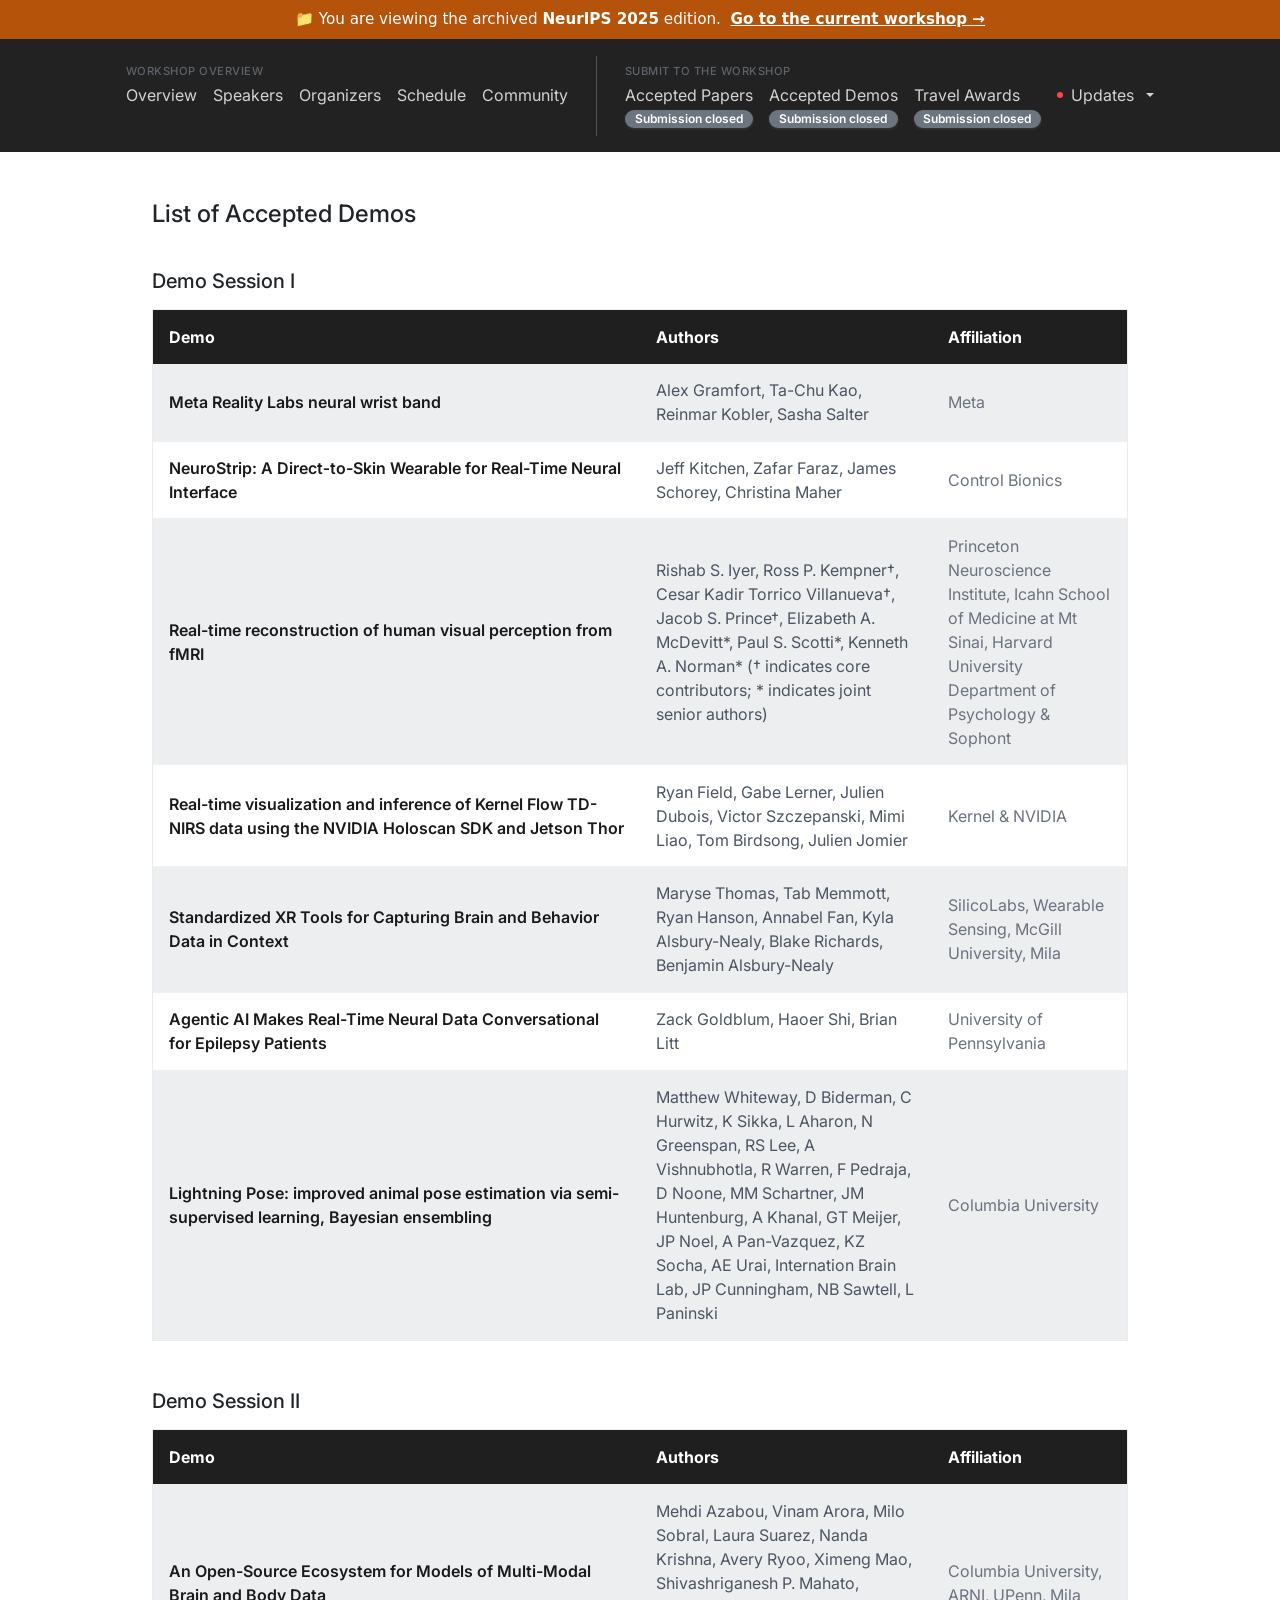
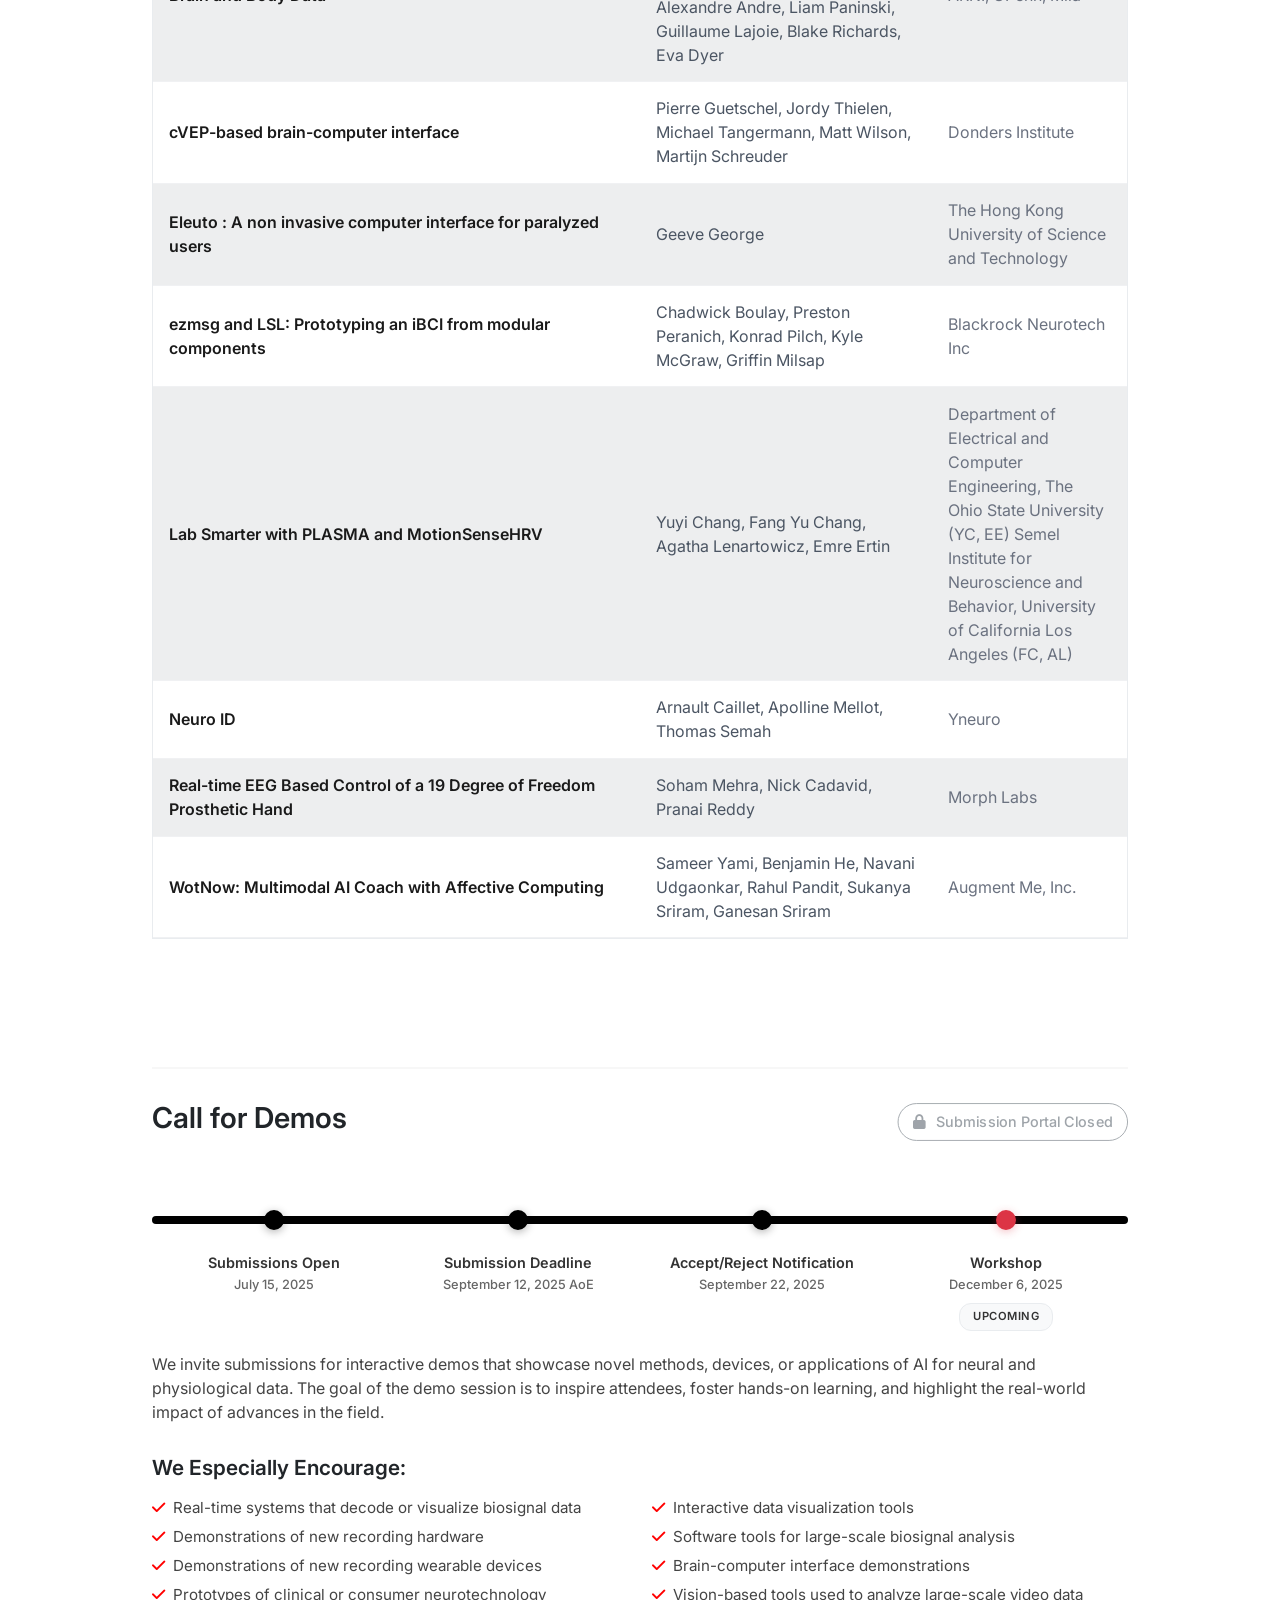
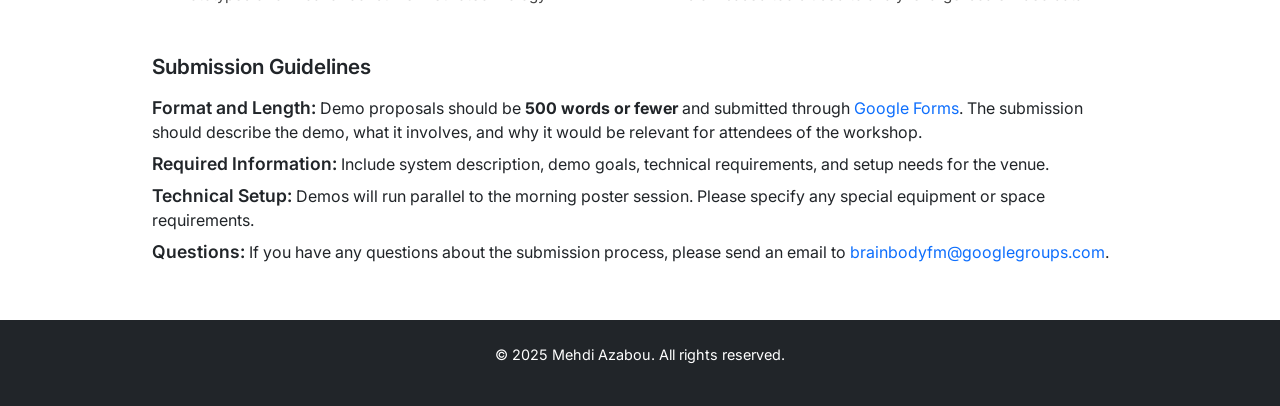
<file: 2025/call-for-demos.html>
<!DOCTYPE html>
<html lang="en">

<head>
    <meta charset="UTF-8">
    <meta name="viewport" content="width=device-width, initial-scale=1.0">
    <title>Call for Demos - NeurIPS 2025 Workshop - Foundation Models for the Brain and Body</title>
    <meta name="description"
        content="Submit your interactive demo to the NeurIPS 2025 Workshop on Foundation Models for the Brain and Body. Deadline: September 12, 2025.">

    <!-- Favicon -->
    <link rel="icon" type="image/png" href="assets/icon.png">

    <!-- Open Graph Tags -->
    <meta property="og:type" content="website">
    <meta property="og:url" content="https://brainbodyfm-workshop.github.io/call-for-demos">
    <meta property="og:title"
        content="Call for Demos - NeurIPS 2025 Workshop - Foundation Models for the Brain and Body">
    <meta property="og:description"
        content="Submit your interactive demo to the NeurIPS 2025 Workshop on Foundation Models for the Brain and Body. Deadline: September 12, 2025.">
    <meta property="og:image" content="https://brainbodyfm-workshop.github.io/assets/preview-image.png">

    <!-- Twitter Meta Tags -->
    <meta name="twitter:card" content="summary_large_image">
    <meta property="twitter:domain" content="brainbodyfm-workshop.github.io">
    <meta property="twitter:url" content="https://brainbodyfm-workshop.github.io/call-for-demos">
    <meta name="twitter:title"
        content="Call for Demos - NeurIPS 2025 Workshop - Foundation Models for the Brain and Body">
    <meta name="twitter:description"
        content="Submit your interactive demo to the NeurIPS 2025 Workshop on Foundation Models for the Brain and Body. Deadline: September 12, 2025.">
    <meta name="twitter:image" content="https://brainbodyfm-workshop.github.io/assets/preview-image.png">

    <link href="https://cdn.jsdelivr.net/npm/bootstrap@5.3.0-alpha1/dist/css/bootstrap.min.css" rel="stylesheet">
    <link rel="stylesheet" href="https://cdnjs.cloudflare.com/ajax/libs/font-awesome/6.7.2/css/all.min.css">
    <link href="https://fonts.googleapis.com/css2?family=Inter:wght@400;500;600;700&display=swap" rel="stylesheet">
    <link rel="stylesheet" href="styles.css">
</head>

<body>
    <!-- Archived edition notice -->
    <div style="background:#b45309;color:#fff;text-align:center;padding:8px 16px;font-size:0.95rem;font-family:system-ui,-apple-system,Segoe UI,Roboto,sans-serif;">
        📁 You are viewing the archived <strong>NeurIPS 2025</strong> edition. &nbsp;<a href="/" style="color:#fff;text-decoration:underline;font-weight:600;">Go to the current workshop &rarr;</a>
    </div>
    <!-- Navigation Menu -->
    <nav class="navbar navbar-expand-lg navbar-dark bg-dark sticky-top">
        <!-- Desktop Navigation -->
        <div class="navbar-nav mx-auto desktop-nav" id="desktop-nav">
            <div class="nav-group-block">
                <div class="nav-group-label">Workshop Overview</div>
                <div class="nav-overview-group">
                    <a class="nav-link" href="index.html#home">Overview<span class="deadline-badge"
                            style="opacity:0;">TBD</span></a>
                    <a class="nav-link" href="index.html#speakers">Speakers<span class="deadline-badge"
                            style="opacity:0;">TBD</span></a>
                    <a class="nav-link" href="index.html#organizers">Organizers<span class="deadline-badge"
                            style="opacity:0;">TBD</span></a>
                    <a class="nav-link" href="index.html#schedule">Schedule<span class="deadline-badge"
                            style="opacity:0;">TBD</span></a>
                    <a class="nav-link" href="index.html#community">Community<span class="deadline-badge"
                            style="opacity:0;">TBD</span></a>
                </div>
            </div>
            <div class="nav-separator"></div>
            <div class="nav-group-block">
                <div class="nav-group-label">Submit to the workshop</div>
                <div class="nav-submission-group">
                    <a class="nav-link" href="call-for-papers.html">Accepted Papers<span
                            class="deadline-badge submission-closed">Submission closed</span></a>
                    <a class="nav-link" href="call-for-demos.html">Accepted Demos<span
                            class="deadline-badge submission-closed">Submission closed
                        </span></a>
                    <a class="nav-link" href="travel-awards.html">Travel Awards<span
                            class="deadline-badge submission-closed">Submission closed</span></a>
                    <div class="nav-item dropdown">
                        <a class="nav-link dropdown-toggle updates-btn" href="#" role="button" data-bs-toggle="dropdown"
                            aria-expanded="false">
                            <span class="live-dot-small"></span>
                            Updates
                        </a>
                        <span class="deadline-badge" style="opacity:0;">TBD</span>
                        <div class="dropdown-menu updates-dropdown">
                            <div class="updates-content">
                                <div class="update-item">
                                    <div class="update-date">
                                        <div class="date-badge-small">
                                            <span class="month">AUG</span>
                                            <span class="day">20</span>
                                        </div>
                                    </div>
                                    <div class="update-content">
                                        <div class="update-card">
                                            <div class="update-header">
                                                <h6 class="update-title">
                                                    <i class="fas fa-clock text-warning me-2"></i>
                                                    Deadline Extended: August 29, 2025
                                                </h6>
                                                <span class="update-tag warning">Extended</span>
                                            </div>
                                            <p class="update-text">
                                                We have extended the paper submission deadlines to
                                                <strong>August 29, 2025</strong>.
                                            </p>
                                            <div class="update-meta">
                                                <small class="text-muted">
                                                    <i class="fas fa-clock me-1"></i>
                                                    August 20, 2025
                                                </small>
                                            </div>
                                        </div>
                                    </div>
                                </div>
                                <div class="update-item">
                                    <div class="update-date">
                                        <div class="date-badge-small">
                                            <span class="month">AUG</span>
                                            <span class="day">11</span>
                                        </div>
                                    </div>
                                    <div class="update-content">
                                        <div class="update-card">
                                            <div class="update-header">
                                                <h6 class="update-title">
                                                    <i class="fas fa-bullhorn text-primary me-2"></i>
                                                    Policy Update: Concurrent NeurIPS Submissions
                                                </h6>
                                                <span class="update-tag info">Update</span>
                                            </div>
                                            <p class="update-text">
                                                Due to multiple requests, we have updated our policy regarding
                                                concurrent submissions to the NeurIPS 2025 main conference. Please check
                                                the <a href="call-for-papers.html#call-for-papers"
                                                    class="text-decoration-none">Call for Papers page</a>.
                                            </p>
                                            <div class="update-meta">
                                                <small class="text-muted">
                                                    <i class="fas fa-clock me-1"></i>
                                                    August 11, 2025
                                                </small>
                                            </div>
                                        </div>
                                    </div>
                                </div>
                                <div class="update-item">
                                    <div class="update-date">
                                        <div class="date-badge-small">
                                            <span class="month">JUL</span>
                                            <span class="day">15</span>
                                        </div>
                                    </div>
                                    <div class="update-content">
                                        <div class="update-card">
                                            <div class="update-header">
                                                <h6 class="update-title">
                                                    <i class="fas fa-rocket text-info me-2"></i>
                                                    Demo Submissions Open
                                                </h6>
                                                <span class="update-tag info">Open</span>
                                            </div>
                                            <p class="update-text">
                                                Demo submissions are now open! Submit your proposals through Google
                                                Forms.
                                            </p>
                                            <div class="update-meta">
                                                <small class="text-muted">
                                                    <i class="fas fa-clock me-1"></i>
                                                    July 15, 2025
                                                </small>
                                            </div>
                                        </div>
                                    </div>
                                </div>
                                <div class="update-item">
                                    <div class="update-date">
                                        <div class="date-badge-small">
                                            <span class="month">JUL</span>
                                            <span class="day">09</span>
                                        </div>
                                    </div>
                                    <div class="update-content">
                                        <div class="update-card">
                                            <div class="update-header">
                                                <h6 class="update-title">
                                                    <i class="fas fa-file-alt text-primary me-2"></i>
                                                    Paper Submissions Open
                                                </h6>
                                                <span class="update-tag info">Open</span>
                                            </div>
                                            <p class="update-text">
                                                Paper submissions are now open! Submit your research through
                                                OpenReview.
                                            </p>
                                            <div class="update-meta">
                                                <small class="text-muted">
                                                    <i class="fas fa-clock me-1"></i>
                                                    July 9, 2025
                                                </small>
                                            </div>
                                        </div>
                                    </div>
                                </div>
                                <div class="update-item">
                                    <div class="update-date">
                                        <div class="date-badge-small">
                                            <span class="month">JUL</span>
                                            <span class="day">04</span>
                                        </div>
                                    </div>
                                    <div class="update-content">
                                        <div class="update-card">
                                            <div class="update-header">
                                                <h6 class="update-title">
                                                    <i class="fas fa-check-circle text-success me-2"></i>
                                                    Workshop Accepted at NeurIPS 2025!
                                                </h6>
                                                <span class="update-tag success">Accepted</span>
                                            </div>
                                            <p class="update-text">
                                                We are excited to announce that our workshop "Foundation Models for
                                                the
                                                Brain and Body"
                                                has been officially accepted for NeurIPS 2025!
                                            </p>
                                            <div class="update-meta">
                                                <small class="text-muted">
                                                    <i class="fas fa-clock me-1"></i>
                                                    July 4, 2025
                                                </small>
                                            </div>
                                        </div>
                                    </div>
                                </div>
                            </div>
                        </div>
                    </div>
                </div>
            </div>
        </div>
        </div>

        <!-- Mobile Navigation -->
        <div class="container mobile-nav">
            <div class="d-flex justify-content-between align-items-center">
                <span class="navbar-brand mb-0 h1">BrainBodyFM Workshop</span>
                <button class="navbar-toggler" type="button" data-bs-toggle="collapse" data-bs-target="#mobile-nav"
                    aria-controls="mobile-nav" aria-expanded="false" aria-label="Toggle navigation">
                    <span class="navbar-toggler-icon"></span>
                </button>
            </div>

            <div class="collapse navbar-collapse" id="mobile-nav">
                <ul class="navbar-nav me-auto mb-2 mb-lg-0">
                    <li class="nav-item">
                        <a class="nav-link" href="index.html#home">Overview</a>
                    </li>
                    <li class="nav-item">
                        <a class="nav-link" href="index.html#speakers">Speakers</a>
                    </li>
                    <li class="nav-item">
                        <a class="nav-link" href="index.html#organizers">Organizers</a>
                    </li>
                    <li class="nav-item">
                        <a class="nav-link" href="index.html#schedule">Schedule</a>
                    </li>
                    <li class="nav-item">
                        <a class="nav-link" href="index.html#community">Community</a>
                    </li>
                    <li class="nav-item">
                        <a class="nav-link" href="call-for-papers.html">Call for Papers</a>
                    </li>
                    <li class="nav-item">
                        <a class="nav-link" href="call-for-demos.html">Call for Demos</a>
                    </li>
                    <li class="nav-item">
                        <a class="nav-link" href="travel-awards.html">Travel Awards</a>
                    </li>
                </ul>
            </div>
        </div>
        </div>
    </nav>
    <main>

        <!-- Accepted Demos Section -->
        <section id="accepted-demos" class="py-5">
            <div class="container">
                <div class="d-flex justify-content-between align-items-center mb-4">
                    <h4 class="mb-3 mt-5" style="margin-top: 0px !important;">List of Accepted Demos</h4>
                </div>

                <!-- Demo Session I -->
                <h5 class="mb-3 mt-4">Demo Session I</h5>
                <div class="table-responsive mb-5">
                    <table class="table table-striped align-middle">
                        <thead class="table-dark">
                            <tr>
                                <th scope="col">Demo</th>
                                <th scope="col">Authors</th>
                                <th scope="col">Affiliation</th>
                            </tr>
                        </thead>
                        <tbody>
                            <tr>
                                <td>Meta Reality Labs neural wrist band</td>
                                <td>Alex Gramfort, Ta-Chu Kao, Reinmar Kobler, Sasha Salter</td>
                                <td>Meta</td>
                            </tr>
                            <tr>
                                <td>NeuroStrip: A Direct‐to-Skin Wearable for Real-Time Neural Interface </td>
                                <td>Jeff Kitchen, Zafar Faraz, James Schorey, Christina Maher</td>
                                <td>Control Bionics</td>
                            </tr>
                            <tr>
                                <td>Real-time reconstruction of human visual perception from fMRI</td>
                                <td>Rishab S. Iyer, Ross P. Kempner†, Cesar Kadir Torrico Villanueva†, Jacob S. Prince†,
                                    Elizabeth A. McDevitt*, Paul S. Scotti*, Kenneth A. Norman* († indicates core
                                    contributors; * indicates joint senior authors)</td>
                                <td>Princeton Neuroscience Institute, Icahn School of Medicine at Mt Sinai, Harvard
                                    University Department of Psychology & Sophont</td>
                            </tr>
                            <tr>
                                <td>Real-time visualization and inference of Kernel Flow TD-NIRS data using the NVIDIA
                                    Holoscan SDK and Jetson Thor</td>
                                <td>Ryan Field, Gabe Lerner, Julien Dubois, Victor Szczepanski, Mimi Liao, Tom Birdsong,
                                    Julien Jomier</td>
                                <td>Kernel & NVIDIA</td>
                            </tr>
                            <tr>
                                <td>Standardized XR Tools for Capturing Brain and Behavior Data in Context</td>
                                <td>Maryse Thomas, Tab Memmott, Ryan Hanson, Annabel Fan,
                                    Kyla Alsbury-Nealy, Blake Richards, Benjamin Alsbury-Nealy
                                </td>
                                <td>SilicoLabs, Wearable Sensing, McGill University, Mila</td>
                            </tr>
                            <tr>
                                <td>Agentic AI Makes Real-Time Neural Data Conversational for Epilepsy Patients</td>
                                <td>Zack Goldblum, Haoer Shi, Brian Litt</td>
                                <td>University of Pennsylvania</td>
                            </tr>
                            <tr>
                                <td>Lightning Pose: improved animal pose estimation via semi-supervised learning,
                                    Bayesian ensembling</td>
                                <td>Matthew Whiteway, D Biderman, C Hurwitz, K Sikka, L Aharon, N Greenspan, RS Lee, A
                                    Vishnubhotla, R Warren, F Pedraja, D Noone, MM Schartner, JM Huntenburg, A Khanal,
                                    GT Meijer, JP Noel, A Pan-Vazquez, KZ Socha, AE Urai, Internation Brain Lab, JP
                                    Cunningham, NB Sawtell, L Paninski</td>
                                <td>Columbia University</td>
                            </tr>
                        </tbody>
                    </table>
                </div>

                <!-- Demo Session II -->
                <h5 class="mb-3 mt-4">Demo Session II</h5>
                <div class="table-responsive">
                    <table class="table table-striped align-middle">
                        <thead class="table-dark">
                            <tr>
                                <th scope="col">Demo</th>
                                <th scope="col">Authors</th>
                                <th scope="col">Affiliation</th>
                            </tr>
                        </thead>
                        <tbody>
                            <tr>
                                <td>An Open-Source Ecosystem for Models of Multi-Modal Brain and Body Data</td>
                                <td>Mehdi Azabou, Vinam Arora, Milo Sobral, Laura Suarez, Nanda Krishna, Avery Ryoo,
                                    Ximeng Mao, Shivashriganesh P. Mahato, Alexandre Andre, Liam Paninski, Guillaume Lajoie, Blake Richards, Eva Dyer</td>
                                <td>Columbia University, ARNI, UPenn, Mila</td>
                            </tr>
                            <tr>
                                <td>cVEP-based brain-computer interface</td>
                                <td>Pierre Guetschel, Jordy Thielen, Michael Tangermann, Matt Wilson, Martijn Schreuder
                                </td>
                                <td>Donders Institute</td>
                            </tr>
                            <tr>
                                <td>Eleuto : A non invasive computer interface for paralyzed users</td>
                                <td>Geeve George</td>
                                <td>The Hong Kong University of Science and Technology</td>
                            </tr>
                            <tr>
                                <td>ezmsg and LSL: Prototyping an iBCI from modular components</td>
                                <td>Chadwick Boulay, Preston Peranich, Konrad Pilch, Kyle McGraw, Griffin Milsap</td>
                                <td>Blackrock Neurotech Inc</td>
                            </tr>
                            <tr>
                                <td>Lab Smarter with PLASMA and MotionSenseHRV</td>
                                <td>Yuyi Chang, Fang Yu Chang, Agatha Lenartowicz, Emre Ertin</td>
                                <td>Department of Electrical and Computer Engineering, The Ohio State University (YC,
                                    EE) Semel Institute for Neuroscience and Behavior, University of California Los
                                    Angeles (FC, AL)</td>
                            </tr>
                            <tr>
                                <td>Neuro ID</td>
                                <td>Arnault Caillet, Apolline Mellot, Thomas Semah</td>
                                <td>Yneuro</td>
                            </tr>
                            <tr>
                                <td>Real-time EEG Based Control of a 19 Degree of Freedom Prosthetic Hand</td>
                                <td>Soham Mehra, Nick Cadavid, Pranai Reddy</td>
                                <td>Morph Labs</td>
                            </tr>
                            <tr>
                                <td>WotNow: Multimodal AI Coach with Affective Computing</td>
                                <td>Sameer Yami, Benjamin He, Navani Udgaonkar, Rahul Pandit, Sukanya Sriram, Ganesan
                                    Sriram</td>
                                <td>Augment Me, Inc.</td>
                            </tr>
                        </tbody>
                    </table>
                </div>
            </div>
        </section>



        <!-- Call for Demos Section -->
        <section id="call-for-demos" class="py-5">
            <div class="container">
                <hr style="border: none; border-top: 2px solid #e0e0e0; margin: 32px 0;">

                <div class="d-flex justify-content-between align-items-center mb-5">
                    <h2 class="mb-0">Call for Demos</h2>
                    <button class="btn btn-outline-secondary rounded-pill px-3 py-2" disabled
                        style="font-weight: 500; font-size: 1rem; transform: scale(0.9); transform-origin: right center;">
                        <i class="fas fa-lock me-2"></i>
                        Submission Portal Closed
                    </button>
                </div>

                <!-- Timeline -->
                <div class="timeline-container">
                    <div class="timeline-track">
                        <div class="timeline-progress" id="timeline-progress"></div>

                        <div class="timeline-milestones">
                            <div class="timeline-milestone completed">
                                <div class="milestone-marker completed"></div>
                                <div class="milestone-content">
                                    <div class="milestone-label">Submissions Open</div>
                                    <div class="milestone-date">July 15, 2025</div>
                                </div>
                            </div>

                            <div class="timeline-milestone completed">
                                <div class="milestone-marker completed"></div>
                                <div class="milestone-content">
                                    <div class="milestone-label">Submission Deadline</div>
                                    <div class="milestone-date">September 12, 2025 AoE</div>
                                </div>
                            </div>

                            <div class="timeline-milestone completed">
                                <div class="milestone-marker completed"></div>
                                <div class="milestone-content">
                                    <div class="milestone-label">Accept/Reject Notification</div>
                                    <div class="milestone-date">September 22, 2025</div>
                                </div>
                            </div>

                            <div class="timeline-milestone current">
                                <div class="milestone-marker current"></div>
                                <div class="milestone-content">
                                    <div class="milestone-label">Workshop</div>
                                    <div class="milestone-date">December 6, 2025</div>
                                    <div class="milestone-status upcoming">Upcoming</div>
                                </div>
                            </div>
                        </div>
                    </div>
                </div>

                <!-- Mobile Timeline List -->
                <div class="mobile-timeline-list">
                    <h4 class="mb-3">Important Dates</h4>
                    <ul class="list-unstyled">
                        <li class="mobile-milestone completed">
                            <div class="mobile-milestone-content">
                                <div class="mobile-milestone-label">Submissions Open</div>
                                <div class="mobile-milestone-date">July 15, 2025</div>
                            </div>
                        </li>
                        <li class="mobile-milestone completed">
                            <div class="mobile-milestone-content">
                                <div class="mobile-milestone-label">Submission Deadline</div>
                                <div class="mobile-milestone-date">September 12, 2025 AoE</div>
                            </div>
                        </li>
                        <li class="mobile-milestone completed">
                            <div class="mobile-milestone-content">
                                <div class="mobile-milestone-label">Accept/Reject Notification</div>
                                <div class="mobile-milestone-date">September 26, 2025</div>
                            </div>
                        </li>
                        <li class="mobile-milestone current">
                            <div class="mobile-milestone-content">
                                <div class="mobile-milestone-label">Workshop</div>
                                <div class="mobile-milestone-date">December 6-7, 2025</div>
                                <div class="mobile-milestone-status">Upcoming</div>
                            </div>
                        </li>
                    </ul>
                </div>

                <div class="row justify-content-center" style="margin-top: 2rem;">
                    <div class="col-lg-12">
                        <p class="lead mb-4">
                            We invite submissions for interactive demos that showcase novel methods, devices, or
                            applications of AI for neural and physiological data. The goal of the demo session is to
                            inspire
                            attendees, foster hands-on learning, and highlight the real-world impact of advances in the
                            field.
                        </p>

                        <h4 class="mb-3">We Especially Encourage:</h4>
                        <div class="row">
                            <div class="col-md-6">
                                <ul class="lead list-unstyled">
                                    <li><i class="fas fa-check text-danger me-2"></i>Real-time systems that decode or
                                        visualize biosignal data</li>
                                    <li><i class="fas fa-check text-danger me-2"></i>Demonstrations of new recording
                                        hardware</li>
                                    <li><i class="fas fa-check text-danger me-2"></i>Demonstrations of new recording
                                        wearable devices</li>
                                    <li><i class="fas fa-check text-danger me-2"></i>Prototypes of clinical or consumer
                                        neurotechnology</li>
                                </ul>
                            </div>
                            <div class="col-md-6">
                                <ul class="lead list-unstyled">
                                    <li><i class="fas fa-check text-danger me-2"></i>Interactive data visualization
                                        tools
                                    </li>
                                    <li><i class="fas fa-check text-danger me-2"></i>Software tools for large-scale
                                        biosignal analysis</li>
                                    <li><i class="fas fa-check text-danger me-2"></i>Brain-computer interface
                                        demonstrations
                                    </li>
                                    <li><i class="fas fa-check text-danger me-2"></i>Vision-based tools used to analyze
                                        large-scale video data
                                    </li>
                                </ul>
                            </div>
                        </div>

                        <h4 class="mb-3">Submission Guidelines</h4>
                        <div class="mb-4">
                            <h5>Format and Length: <span style="font-weight: normal;">Demo proposals should be
                                    <strong>500
                                        words or
                                        fewer</strong> and submitted through <a
                                        href="https://docs.google.com/forms/d/e/1FAIpQLSc6a5V_B4xaPmRvfboONznL7UlJ3P2qYecSamAqv85EQxhNEw/viewform?usp=preview"
                                        target="_blank" class="text-decoration-none">
                                        Google Forms</a>. The
                                    submission should describe the demo, what it involves, and why it would be relevant
                                    for
                                    attendees of the workshop.</span>
                            </h5>

                            <h5>Required Information: <span style="font-weight: normal;">Include system description,
                                    demo
                                    goals, technical
                                    requirements, and setup needs
                                    for the venue.</span></h5>

                            <h5>Technical Setup: <span style="font-weight: normal;">Demos will run parallel to the
                                    morning
                                    poster
                                    session. Please specify any
                                    special equipment or space requirements.</span></h5>

                            <h5>Questions: <span style="font-weight: normal;">If you have any questions about the
                                    submission
                                    process, please send an email to <a href="mailto:brainbodyfm@googlegroups.com"
                                        class="text-decoration-none">brainbodyfm@googlegroups.com</a>.</span>
                            </h5>
                        </div>

                    </div>
                </div>
            </div>

        </section>
    </main>

    <!-- Footer -->
    <footer class="py-4 bg-dark text-white text-center">
        <div class="container">
            <p>&copy; 2025 Mehdi Azabou. All rights reserved.</p>
        </div>
    </footer>

    <script src="https://cdn.jsdelivr.net/npm/bootstrap@5.3.0-alpha1/dist/js/bootstrap.bundle.min.js"></script>
    <script src="script.js"></script>
    <script src="call-for-demos.js"></script>
</body>

</html>
</file>
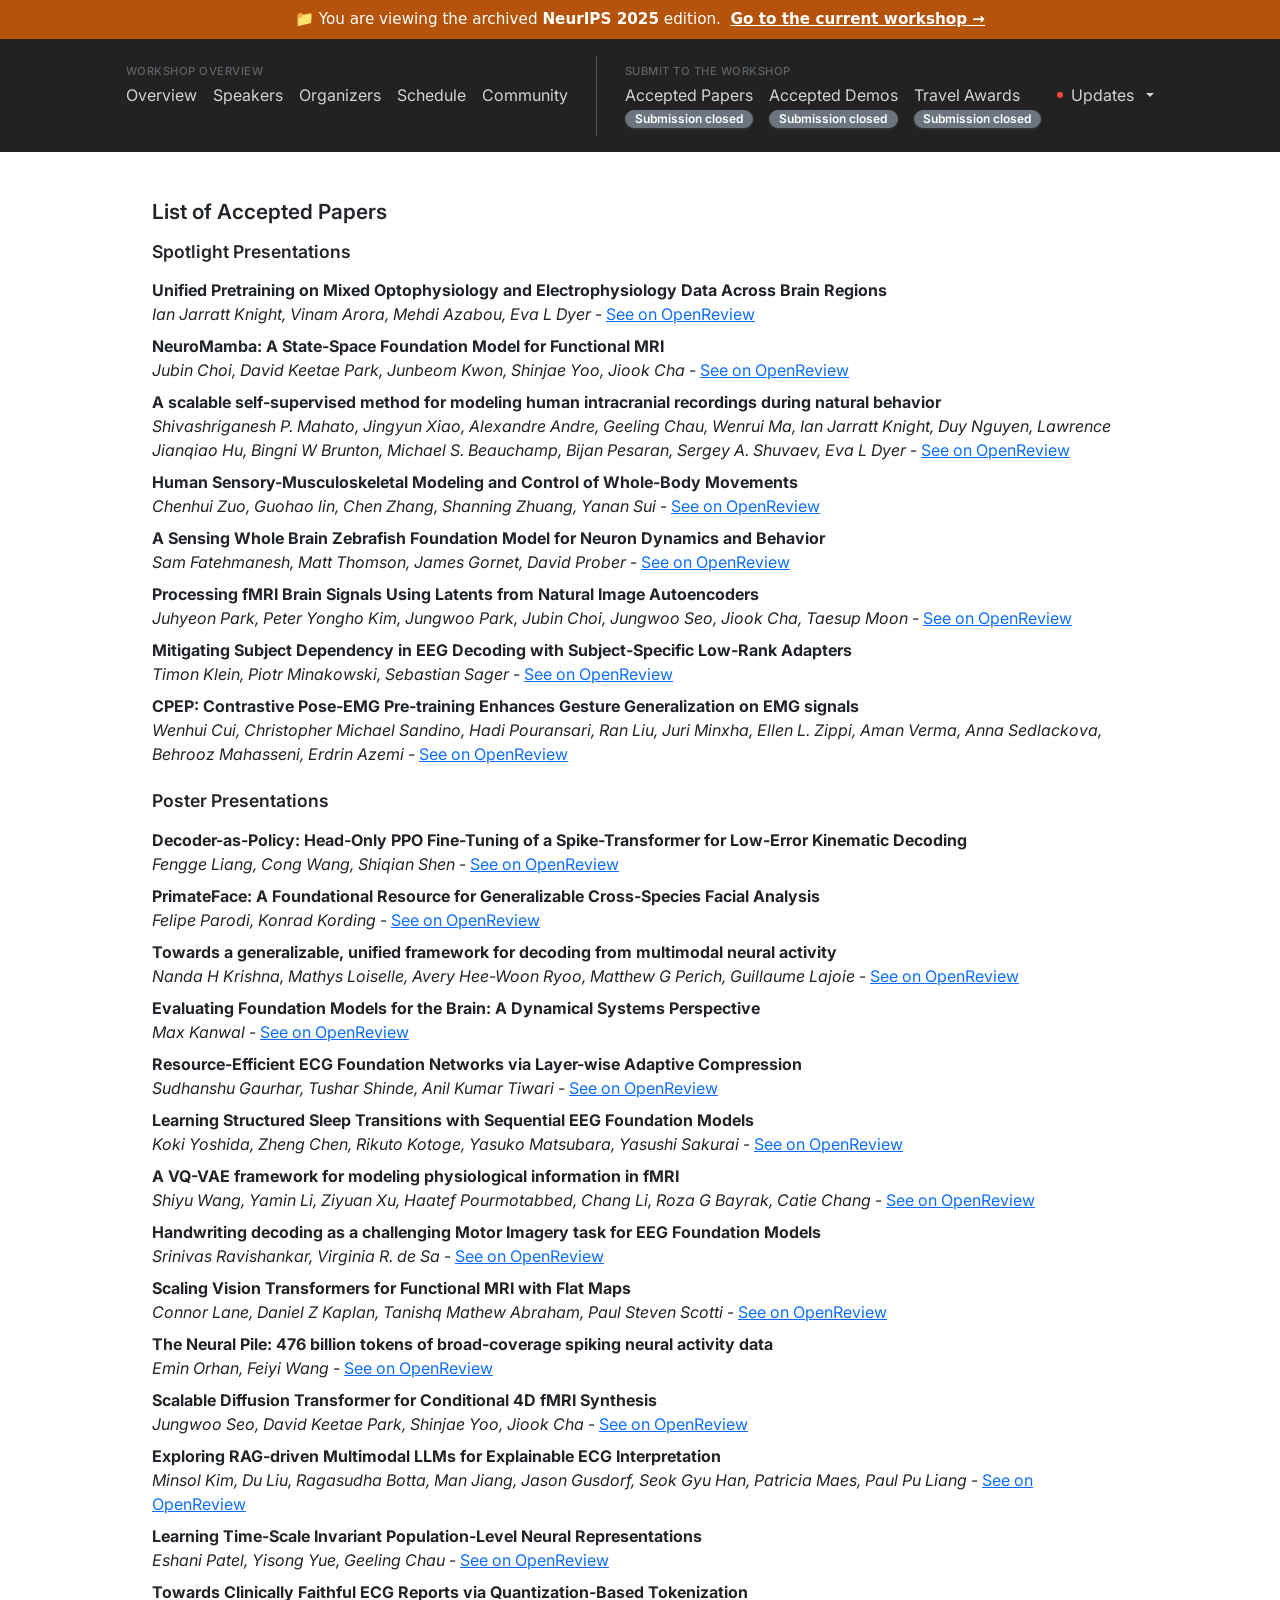
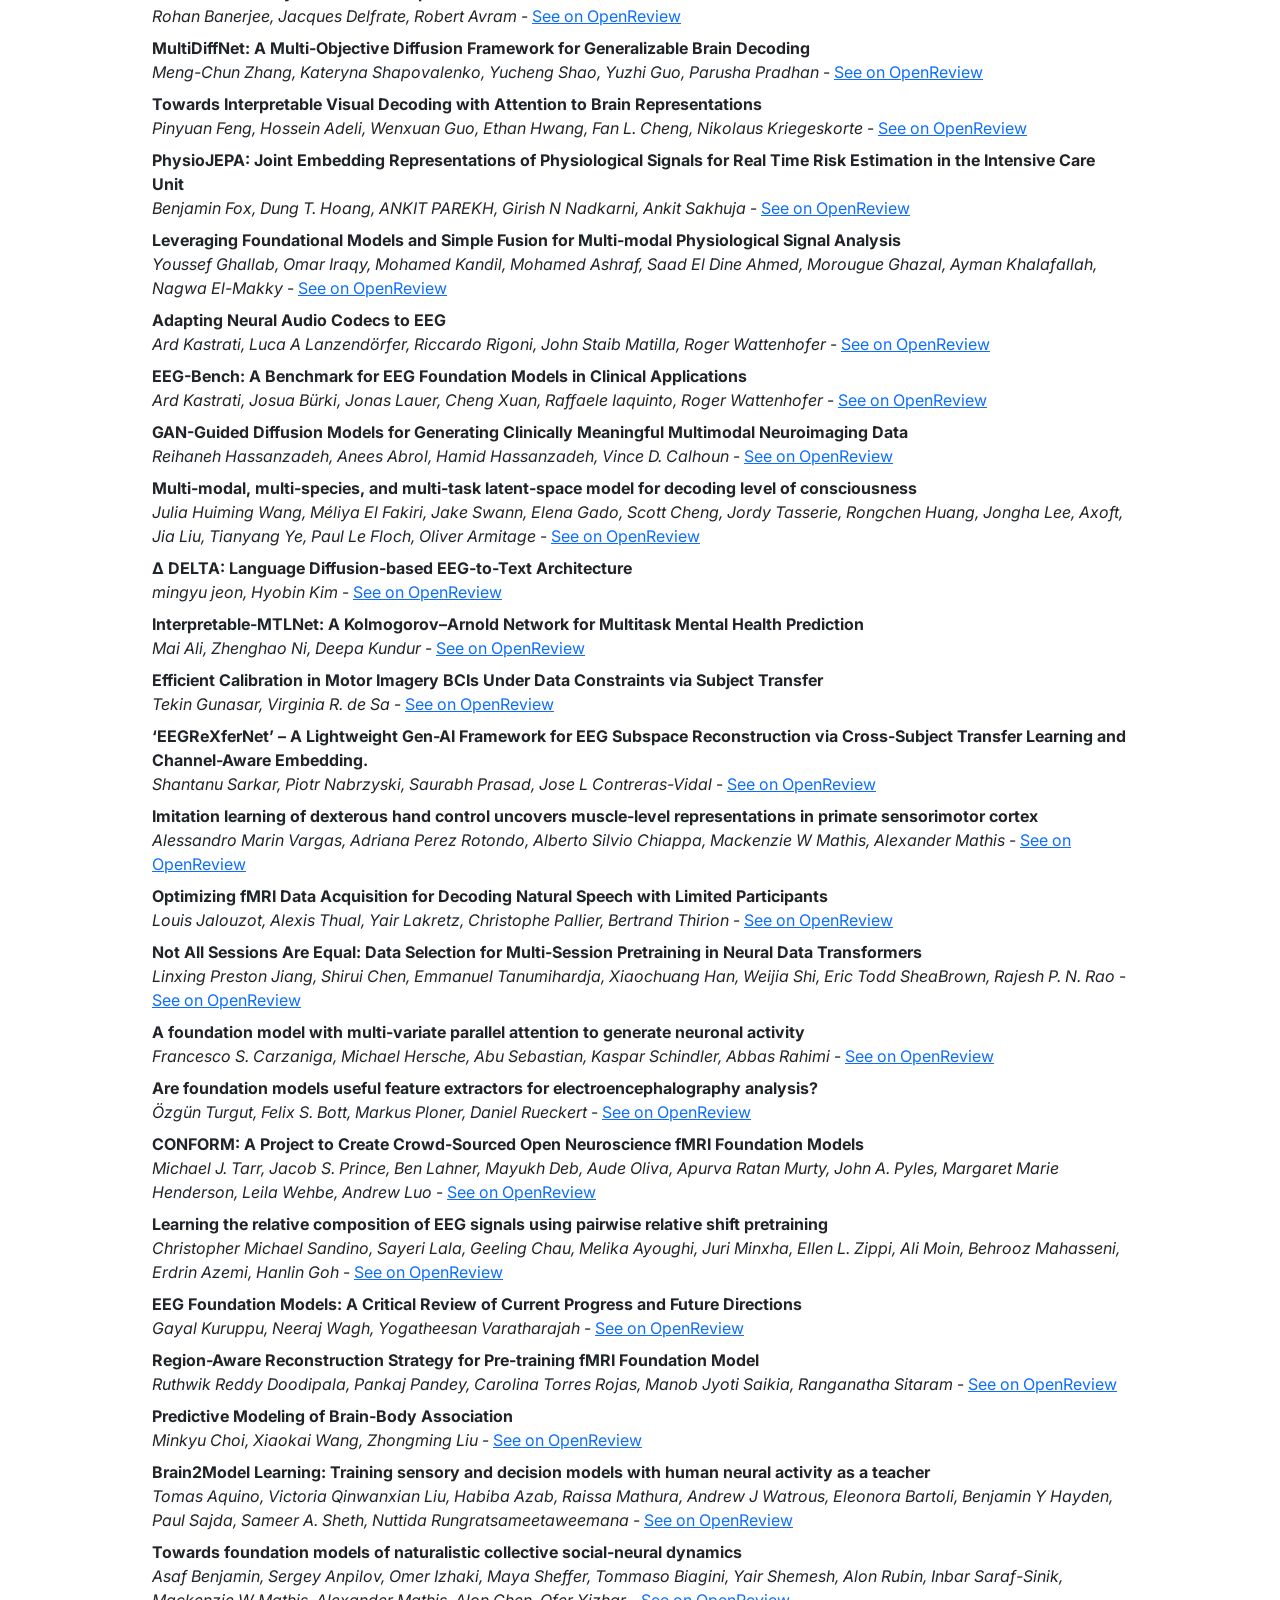
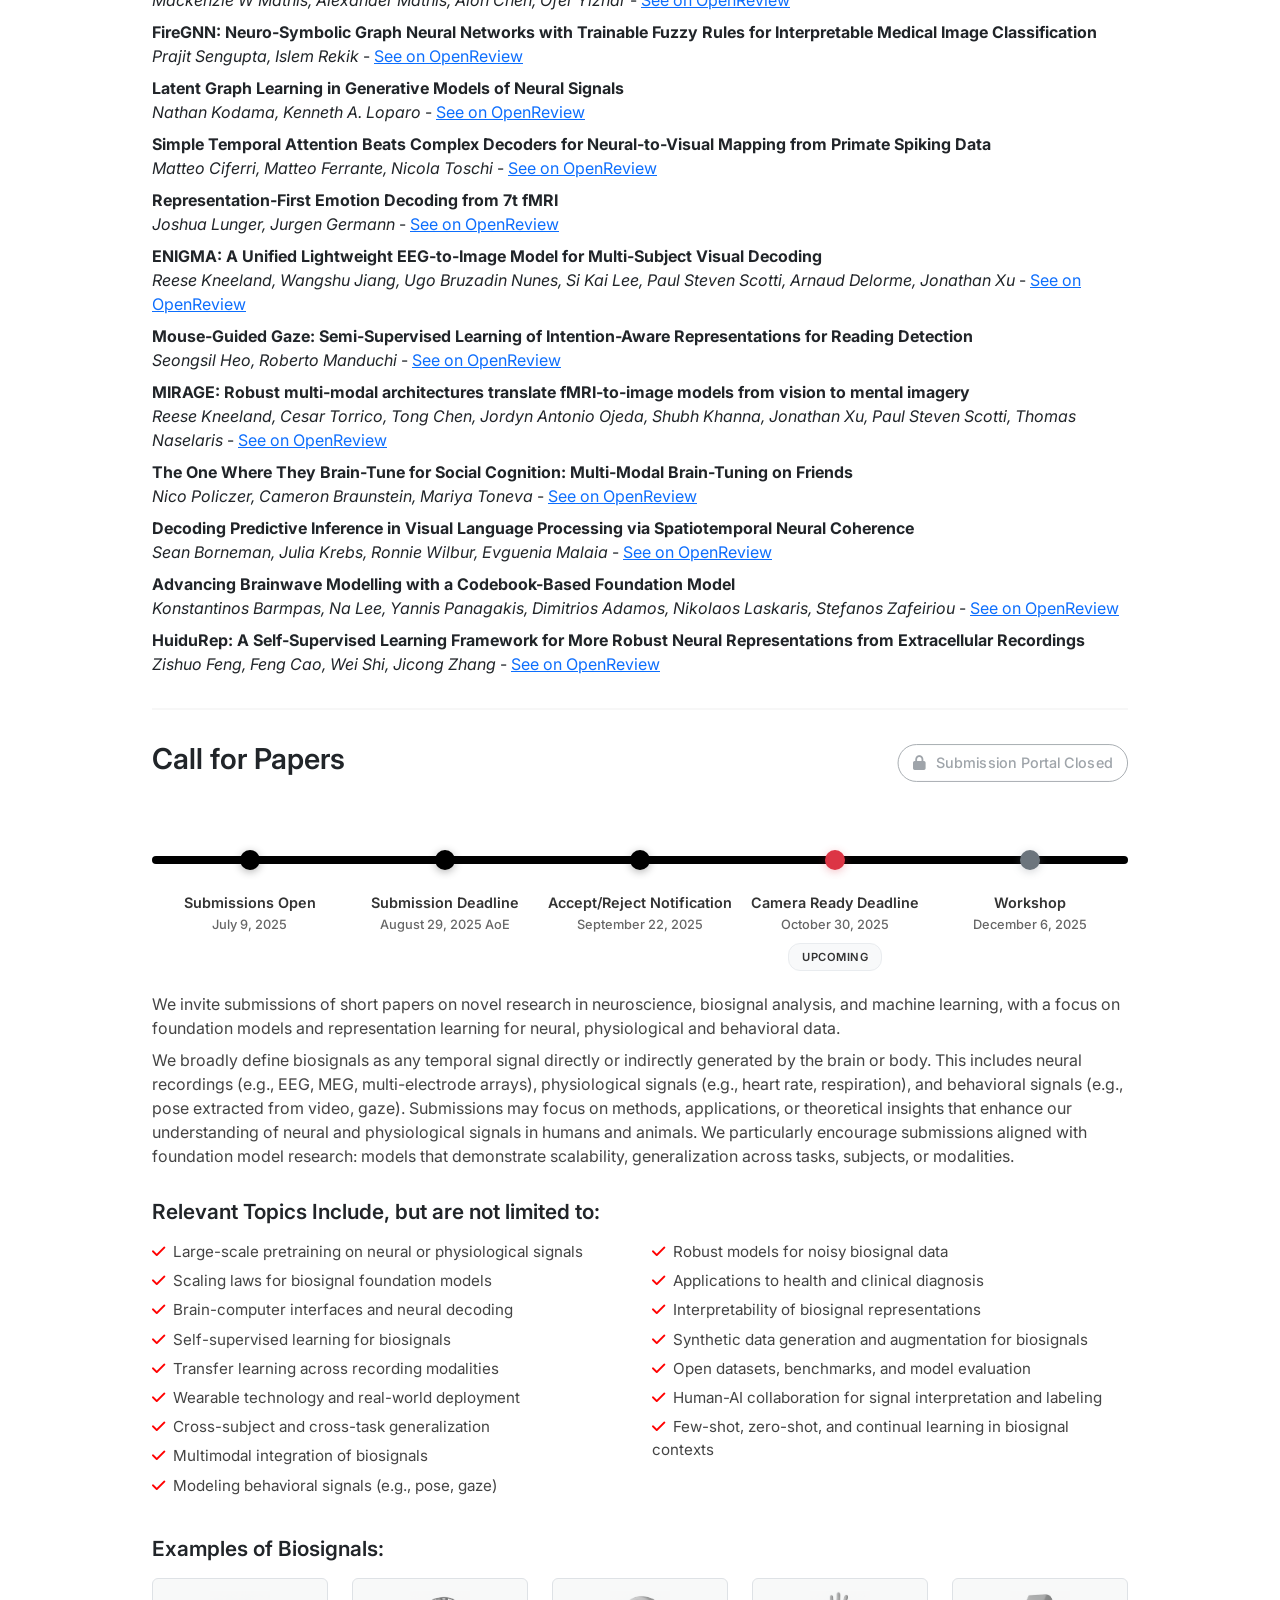
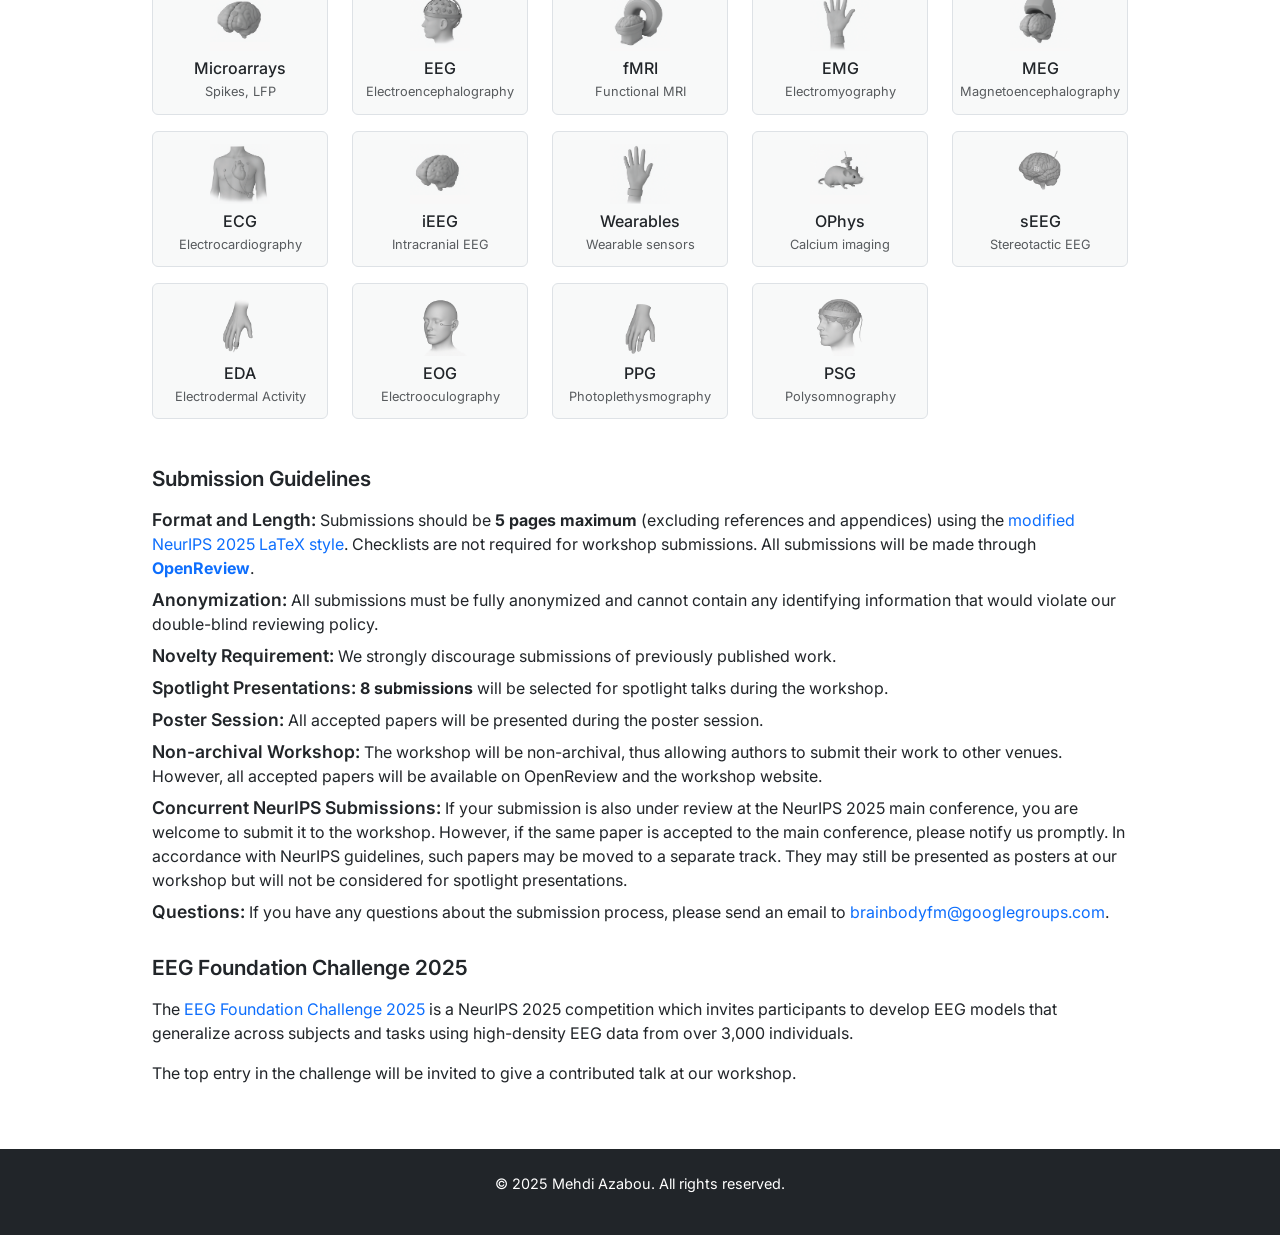
<file: 2025/call-for-papers.html>
<!DOCTYPE html>
<html lang="en">

<head>
    <meta charset="UTF-8">
    <meta name="viewport" content="width=device-width, initial-scale=1.0">
    <title>Call for Papers - NeurIPS 2025 Workshop - Foundation Models for the Brain and Body</title>
    <meta name="description"
        content="Submit your research to the NeurIPS 2025 Workshop on Foundation Models for the Brain and Body. Deadline: August 29, 2025.">

    <!-- Favicon -->
    <link rel="icon" type="image/png" href="assets/icon.png">

    <!-- Open Graph Tags -->
    <meta property="og:type" content="website">
    <meta property="og:url" content="https://brainbodyfm-workshop.github.io/call-for-papers">
    <meta property="og:title"
        content="Call for Papers - NeurIPS 2025 Workshop - Foundation Models for the Brain and Body">
    <meta property="og:description"
        content="Submit your research to the NeurIPS 2025 Workshop on Foundation Models for the Brain and Body. Deadline: August 29, 2025.">
    <meta property="og:image" content="https://brainbodyfm-workshop.github.io/assets/preview-image.png">

    <!-- Twitter Meta Tags -->
    <meta name="twitter:card" content="summary_large_image">
    <meta property="twitter:domain" content="brainbodyfm-workshop.github.io">
    <meta property="twitter:url" content="https://brainbodyfm-workshop.github.io/call-for-papers">
    <meta name="twitter:title"
        content="Call for Papers - NeurIPS 2025 Workshop - Foundation Models for the Brain and Body">
    <meta name="twitter:description"
        content="Submit your research to the NeurIPS 2025 Workshop on Foundation Models for the Brain and Body. Deadline: August 29, 2025.">
    <meta name="twitter:image" content="https://brainbodyfm-workshop.github.io/assets/preview-image.png">

    <link href="https://cdn.jsdelivr.net/npm/bootstrap@5.3.0-alpha1/dist/css/bootstrap.min.css" rel="stylesheet">
    <link rel="stylesheet" href="https://cdnjs.cloudflare.com/ajax/libs/font-awesome/6.7.2/css/all.min.css">
    <link href="https://fonts.googleapis.com/css2?family=Inter:wght@400;500;600;700&display=swap" rel="stylesheet">
    <link rel="stylesheet" href="styles.css">
</head>

<body>
    <!-- Archived edition notice -->
    <div style="background:#b45309;color:#fff;text-align:center;padding:8px 16px;font-size:0.95rem;font-family:system-ui,-apple-system,Segoe UI,Roboto,sans-serif;">
        📁 You are viewing the archived <strong>NeurIPS 2025</strong> edition. &nbsp;<a href="/" style="color:#fff;text-decoration:underline;font-weight:600;">Go to the current workshop &rarr;</a>
    </div>
    <!-- Navigation Menu -->
    <nav class="navbar navbar-expand-lg navbar-dark bg-dark sticky-top">
        <!-- Desktop Navigation -->
        <div class="navbar-nav mx-auto desktop-nav" id="desktop-nav">
            <div class="nav-group-block">
                <div class="nav-group-label">Workshop Overview</div>
                <div class="nav-overview-group">
                    <a class="nav-link" href="index.html#home">Overview<span class="deadline-badge"
                            style="opacity:0;">TBD</span></a>
                    <a class="nav-link" href="index.html#speakers">Speakers<span class="deadline-badge"
                            style="opacity:0;">TBD</span></a>
                    <a class="nav-link" href="index.html#organizers">Organizers<span class="deadline-badge"
                            style="opacity:0;">TBD</span></a>
                    <a class="nav-link" href="index.html#schedule">Schedule<span class="deadline-badge"
                            style="opacity:0;">TBD</span></a>
                    <a class="nav-link" href="index.html#community">Community<span class="deadline-badge"
                            style="opacity:0;">TBD</span></a>
                </div>
            </div>
            <div class="nav-separator"></div>
            <div class="nav-group-block">
                <div class="nav-group-label">Submit to the workshop</div>
                <div class="nav-submission-group">
                    <a class="nav-link" href="call-for-papers.html">Accepted Papers<span
                            class="deadline-badge submission-closed">Submission closed</span></a>
                    <a class="nav-link" href="call-for-demos.html">Accepted Demos<span
                            class="deadline-badge submission-closed">Submission closed
                        </span></a>
                    <a class="nav-link" href="travel-awards.html">Travel Awards<span
                            class="deadline-badge submission-closed">Submission closed</span></a>
                    <div class="nav-item dropdown">
                        <a class="nav-link dropdown-toggle updates-btn" href="#" role="button" data-bs-toggle="dropdown"
                            aria-expanded="false">
                            <span class="live-dot-small"></span>
                            Updates
                        </a>
                        <span class="deadline-badge" style="opacity:0;">TBD</span>
                        <div class="dropdown-menu updates-dropdown">
                            <div class="updates-content">
                                <div class="update-item">
                                    <div class="update-date">
                                        <div class="date-badge-small">
                                            <span class="month">AUG</span>
                                            <span class="day">20</span>
                                        </div>
                                    </div>
                                    <div class="update-content">
                                        <div class="update-card">
                                            <div class="update-header">
                                                <h6 class="update-title">
                                                    <i class="fas fa-clock text-warning me-2"></i>
                                                    Deadline Extended: August 29, 2025
                                                </h6>
                                                <span class="update-tag warning">Extended</span>
                                            </div>
                                            <p class="update-text">
                                                We have extended the paper submission deadlines to
                                                <strong>August 29, 2025</strong>.
                                            </p>
                                            <div class="update-meta">
                                                <small class="text-muted">
                                                    <i class="fas fa-clock me-1"></i>
                                                    August 20, 2025
                                                </small>
                                            </div>
                                        </div>
                                    </div>
                                </div>
                                <div class="update-item">
                                    <div class="update-date">
                                        <div class="date-badge-small">
                                            <span class="month">AUG</span>
                                            <span class="day">11</span>
                                        </div>
                                    </div>
                                    <div class="update-content">
                                        <div class="update-card">
                                            <div class="update-header">
                                                <h6 class="update-title">
                                                    <i class="fas fa-bullhorn text-primary me-2"></i>
                                                    Policy Update: Concurrent NeurIPS Submissions
                                                </h6>
                                                <span class="update-tag info">Update</span>
                                            </div>
                                            <p class="update-text">
                                                Due to multiple requests, we have updated our policy regarding
                                                concurrent submissions to the NeurIPS 2025 main conference. Please check
                                                the <a href="call-for-papers.html#concurrent-neurips"
                                                    class="text-decoration-none">Call for Papers page</a>.
                                            </p>
                                            <div class="update-meta">
                                                <small class="text-muted">
                                                    <i class="fas fa-clock me-1"></i>
                                                    August 11, 2025
                                                </small>
                                            </div>
                                        </div>
                                    </div>
                                </div>
                                <div class="update-item">
                                    <div class="update-date">
                                        <div class="date-badge-small">
                                            <span class="month">JUL</span>
                                            <span class="day">15</span>
                                        </div>
                                    </div>
                                    <div class="update-content">
                                        <div class="update-card">
                                            <div class="update-header">
                                                <h6 class="update-title">
                                                    <i class="fas fa-rocket text-info me-2"></i>
                                                    Demo Submissions Open
                                                </h6>
                                                <span class="update-tag info">Open</span>
                                            </div>
                                            <p class="update-text">
                                                Demo submissions are now open! Submit your proposals through Google
                                                Forms.
                                            </p>
                                            <div class="update-meta">
                                                <small class="text-muted">
                                                    <i class="fas fa-clock me-1"></i>
                                                    July 15, 2025
                                                </small>
                                            </div>
                                        </div>
                                    </div>
                                </div>
                                <div class="update-item">
                                    <div class="update-date">
                                        <div class="date-badge-small">
                                            <span class="month">JUL</span>
                                            <span class="day">09</span>
                                        </div>
                                    </div>
                                    <div class="update-content">
                                        <div class="update-card">
                                            <div class="update-header">
                                                <h6 class="update-title">
                                                    <i class="fas fa-file-alt text-primary me-2"></i>
                                                    Paper Submissions Open
                                                </h6>
                                                <span class="update-tag info">Open</span>
                                            </div>
                                            <p class="update-text">
                                                Paper submissions are now open! Submit your research through
                                                OpenReview.
                                            </p>
                                            <div class="update-meta">
                                                <small class="text-muted">
                                                    <i class="fas fa-clock me-1"></i>
                                                    July 9, 2025
                                                </small>
                                            </div>
                                        </div>
                                    </div>
                                </div>
                                <div class="update-item">
                                    <div class="update-date">
                                        <div class="date-badge-small">
                                            <span class="month">JUL</span>
                                            <span class="day">04</span>
                                        </div>
                                    </div>
                                    <div class="update-content">
                                        <div class="update-card">
                                            <div class="update-header">
                                                <h6 class="update-title">
                                                    <i class="fas fa-check-circle text-success me-2"></i>
                                                    Workshop Accepted at NeurIPS 2025!
                                                </h6>
                                                <span class="update-tag success">Accepted</span>
                                            </div>
                                            <p class="update-text">
                                                We are excited to announce that our workshop "Foundation Models for
                                                the
                                                Brain and Body"
                                                has been officially accepted for NeurIPS 2025!
                                            </p>
                                            <div class="update-meta">
                                                <small class="text-muted">
                                                    <i class="fas fa-clock me-1"></i>
                                                    July 4, 2025
                                                </small>
                                            </div>
                                        </div>
                                    </div>
                                </div>
                            </div>
                        </div>
                    </div>
                </div>
            </div>
        </div>

        <!-- Mobile Navigation -->
        <div class="container mobile-nav">
            <div class="d-flex justify-content-between align-items-center">
                <span class="navbar-brand mb-0 h1">BrainBodyFM Workshop</span>
                <button class="navbar-toggler" type="button" data-bs-toggle="collapse" data-bs-target="#mobile-nav"
                    aria-controls="mobile-nav" aria-expanded="false" aria-label="Toggle navigation">
                    <span class="navbar-toggler-icon"></span>
                </button>
            </div>

            <div class="collapse navbar-collapse" id="mobile-nav">
                <ul class="navbar-nav me-auto mb-2 mb-lg-0">
                    <li class="nav-item">
                        <a class="nav-link" href="index.html#home">Overview</a>
                    </li>
                    <li class="nav-item">
                        <a class="nav-link" href="index.html#speakers">Speakers</a>
                    </li>
                    <li class="nav-item">
                        <a class="nav-link" href="index.html#organizers">Organizers</a>
                    </li>
                    <li class="nav-item">
                        <a class="nav-link" href="index.html#schedule">Schedule</a>
                    </li>
                    <li class="nav-item">
                        <a class="nav-link" href="index.html#community">Community</a>
                    </li>
                    <li class="nav-item">
                        <a class="nav-link" href="call-for-papers.html">Call for Papers</a>
                    </li>
                    <li class="nav-item">
                        <a class="nav-link" href="call-for-demos.html">Call for Demos</a>
                    </li>
                    <li class="nav-item">
                        <a class="nav-link" href="travel-awards.html">Travel Awards</a>
                    </li>
                </ul>
            </div>
        </div>
        </div>
    </nav>
    <main>
        <!-- Call for Papers Section -->
        <section id="call-for-papers" class="py-5">

            <div class="container">
                <h4 class="mb-3 mt-5" style="margin-top: 0px !important;">
                    List of Accepted Papers
                </h4>
                <div class="mb-4">
                    <h5 class="mb-3">Spotlight Presentations</h5>
                    <ul id="spotlight-papers" class="list-unstyled">
                        <!-- Papers will be loaded dynamically -->
                    </ul>

                    <h5 class="mb-3 mt-4">Poster Presentations</h5>
                    <ul id="poster-papers" class="list-unstyled">
                        <!-- Papers will be loaded dynamically -->
                    </ul>
                </div>

                <hr style="border: none; border-top: 2px solid #e0e0e0; margin: 32px 0;">


                <div class="d-flex justify-content-between align-items-center mb-5">
                    <h2 class="mb-0">Call for Papers</h2>
                    <button class="btn btn-outline-secondary rounded-pill px-3 py-2" disabled
                        style="font-weight: 500; font-size: 1rem; transform: scale(0.9); transform-origin: right center;">
                        <i class="fas fa-lock me-2"></i>
                        Submission Portal Closed
                    </button>
                </div>

                <!-- Timeline -->
                <div class="timeline-container">
                    <div class="timeline-track">
                        <div class="timeline-progress" id="timeline-progress"></div>

                        <div class="timeline-milestones">
                            <div class="timeline-milestone completed">
                                <div class="milestone-marker completed"></div>
                                <div class="milestone-content">
                                    <div class="milestone-label">Submissions Open</div>
                                    <div class="milestone-date">July 9, 2025</div>
                                </div>
                            </div>

                            <div class="timeline-milestone completed">
                                <div class="milestone-marker completed"></div>
                                <div class="milestone-content">
                                    <div class="milestone-label">Submission Deadline</div>
                                    <div class="milestone-date">August 29, 2025 AoE</div>
                                </div>
                            </div>

                            <div class="timeline-milestone current">
                                <div class="milestone-marker completed"></div>
                                <div class="milestone-content">
                                    <div class="milestone-label">Accept/Reject Notification</div>
                                    <div class="milestone-date">September 22, 2025</div>
                                </div>
                            </div>

                            <div class="timeline-milestone current">
                                <div class="milestone-marker current"></div>
                                <div class="milestone-content">
                                    <div class="milestone-label">Camera Ready Deadline</div>
                                    <div class="milestone-date">October 30, 2025</div>
                                    <div class="milestone-status upcoming">Upcoming</div>
                                </div>
                            </div>

                            <div class="timeline-milestone">
                                <div class="milestone-marker upcoming"></div>
                                <div class="milestone-content">
                                    <div class="milestone-label">Workshop</div>
                                    <div class="milestone-date">December 6, 2025</div>
                                    <div class="milestone-status upcoming">Upcoming</div>
                                </div>
                            </div>
                        </div>
                    </div>
                </div>

                <!-- Mobile Timeline List -->
                <div class="mobile-timeline-list">
                    <h4 class="mb-3">Important Dates</h4>
                    <ul class="list-unstyled">
                        <li class="mobile-milestone completed">
                            <div class="mobile-milestone-content">
                                <div class="mobile-milestone-label">Submissions Open</div>
                                <div class="mobile-milestone-date">July 9, 2025</div>
                            </div>
                        </li>
                        <li class="mobile-milestone completed">
                            <div class="mobile-milestone-content">
                                <div class="mobile-milestone-label">Submission Deadline</div>
                                <div class="mobile-milestone-date">August 29, 2025 AoE</div>
                                <div class="mobile-milestone-status">Upcoming</div>
                            </div>
                        </li>
                        <li class="mobile-milestone completed">
                            <div class="mobile-milestone-content">
                                <div class="mobile-milestone-label">Accept/Reject Notification</div>
                                <div class="mobile-milestone-date">September 22, 2025</div>
                                <div class="mobile-milestone-status">Upcoming</div>
                            </div>
                        </li>
                        <li class="mobile-milestone current">
                            <div class="mobile-milestone-content">
                                <div class="mobile-milestone-label">Camera Ready Deadline</div>
                                <div class="mobile-milestone-date">October 30, 2025</div>
                                <div class="mobile-milestone-status">Upcoming</div>
                            </div>
                        </li>
                        <li class="mobile-milestone">
                            <div class="mobile-milestone-content">
                                <div class="mobile-milestone-label">Workshop</div>
                                <div class="mobile-milestone-date">December 6, 2025</div>
                                <div class="mobile-milestone-status">Upcoming</div>
                            </div>
                        </li>
                    </ul>
                </div>

                <div class="row justify-content-center" style="margin-top: 2rem;">
                    <div class="col-lg-12">
                        <p class="lead mb-4">
                            We invite submissions of short papers on novel research in neuroscience, biosignal analysis,
                            and machine learning, with a focus on foundation models and representation learning for
                            neural, physiological and behavioral data.
                        </p>

                        <p class="lead mb-4">
                            We broadly define biosignals as any temporal signal directly or indirectly generated by the
                            brain or body. This includes neural recordings (e.g., EEG, MEG, multi-electrode arrays),
                            physiological signals (e.g., heart rate, respiration), and behavioral signals (e.g., pose
                            extracted from video, gaze). Submissions may focus on methods, applications, or theoretical
                            insights that enhance our understanding of neural and physiological signals in humans and
                            animals. We particularly encourage submissions aligned with foundation model research:
                            models that demonstrate scalability, generalization across tasks, subjects, or modalities.
                        </p>

                        <h4 class="mb-3">Relevant Topics Include, but are not limited to:</h4>
                        <div class="row">
                            <div class="col-md-6">
                                <ul class="lead list-unstyled">
                                    <li><i class="fas fa-check text-danger me-2"></i>Large-scale pretraining on neural
                                        or physiological signals</li>
                                    <li><i class="fas fa-check text-danger me-2"></i>Scaling laws for biosignal
                                        foundation models</li>
                                    <li><i class="fas fa-check text-danger me-2"></i>Brain-computer interfaces and
                                        neural decoding</li>
                                    <li><i class="fas fa-check text-danger me-2"></i>Self-supervised learning for
                                        biosignals</li>
                                    <li><i class="fas fa-check text-danger me-2"></i>Transfer learning across recording
                                        modalities</li>
                                    <li><i class="fas fa-check text-danger me-2"></i>Wearable technology and real-world
                                        deployment</li>
                                    <li><i class="fas fa-check text-danger me-2"></i>Cross-subject and cross-task
                                        generalization</li>
                                    <li><i class="fas fa-check text-danger me-2"></i>Multimodal integration of
                                        biosignals</li>
                                    <li><i class="fas fa-check text-danger me-2"></i>Modeling behavioral signals (e.g.,
                                        pose, gaze)</li>
                                </ul>
                            </div>
                            <div class="col-md-6">
                                <ul class="lead list-unstyled">
                                    <li><i class="fas fa-check text-danger me-2"></i>Robust models for noisy biosignal
                                        data</li>
                                    <li><i class="fas fa-check text-danger me-2"></i>Applications to health and clinical
                                        diagnosis</li>
                                    <li><i class="fas fa-check text-danger me-2"></i>Interpretability of biosignal
                                        representations</li>

                                    <li><i class="fas fa-check text-danger me-2"></i>Synthetic data generation and
                                        augmentation for biosignals</li>
                                    <li><i class="fas fa-check text-danger me-2"></i>Open datasets, benchmarks, and
                                        model evaluation</li>
                                    <li><i class="fas fa-check text-danger me-2"></i>Human-AI collaboration for signal
                                        interpretation and labeling</li>
                                    <li><i class="fas fa-check text-danger me-2"></i>Few-shot, zero-shot, and continual
                                        learning in biosignal contexts</li>
                                </ul>
                            </div>
                        </div>

                        <h4 class="mb-3 mt-4">Examples of Biosignals:</h4>
                        <div class="row text-center mb-4">
                            <div class="col-lg-2-4 col-md-4 col-sm-6 col-6 mb-3">
                                <div class="modality-card p-3 border rounded">
                                    <img src="assets/modalities/microarray.png" class="modality-image mb-2"
                                        alt="Microarrays">
                                    <h6>Microarrays</h6>
                                    <small class="text-muted">Spikes, LFP</small>
                                </div>
                            </div>
                            <div class="col-lg-2-4 col-md-4 col-sm-6 col-6 mb-3">
                                <div class="modality-card p-3 border rounded">
                                    <img src="assets/modalities/eeg.png" class="modality-image mb-2" alt="EEG">
                                    <h6>EEG</h6>
                                    <small class="text-muted">Electroencephalography</small>
                                </div>
                            </div>
                            <div class="col-lg-2-4 col-md-4 col-sm-6 col-6 mb-3">
                                <div class="modality-card p-3 border rounded">
                                    <img src="assets/modalities/fmri.png" class="modality-image mb-2" alt="fMRI">
                                    <h6>fMRI</h6>
                                    <small class="text-muted">Functional MRI</small>
                                </div>
                            </div>
                            <div class="col-lg-2-4 col-md-4 col-sm-6 col-6 mb-3">
                                <div class="modality-card p-3 border rounded">
                                    <img src="assets/modalities/meg.png" class="modality-image mb-2" alt="EMG">
                                    <h6>EMG</h6>
                                    <small class="text-muted">Electromyography</small>
                                </div>
                            </div>
                            <div class="col-lg-2-4 col-md-4 col-sm-6 col-6 mb-3">
                                <div class="modality-card p-3 border rounded">
                                    <img src="assets/modalities/emg.png" class="modality-image mb-2" alt="MEG">
                                    <h6>MEG</h6>
                                    <small class="text-muted">Magnetoencephalography</small>
                                </div>
                            </div>
                            <div class="col-lg-2-4 col-md-4 col-sm-6 col-6 mb-3">
                                <div class="modality-card p-3 border rounded">
                                    <img src="assets/modalities/ecg.png" class="modality-image mb-2" alt="ECG">
                                    <h6>ECG</h6>
                                    <small class="text-muted">Electrocardiography</small>
                                </div>
                            </div>
                            <div class="col-lg-2-4 col-md-4 col-sm-6 col-6 mb-3">
                                <div class="modality-card p-3 border rounded">
                                    <img src="assets/modalities/ieeg.png" class="modality-image mb-2" alt="iEEG">
                                    <h6>iEEG</h6>
                                    <small class="text-muted">Intracranial EEG</small>
                                </div>
                            </div>
                            <div class="col-lg-2-4 col-md-4 col-sm-6 col-6 mb-3">
                                <div class="modality-card p-3 border rounded">
                                    <img src="assets/modalities/wearable.png" class="modality-image mb-2"
                                        alt="Wearable">
                                    <h6>Wearables</h6>
                                    <small class="text-muted">Wearable sensors</small>
                                </div>
                            </div>
                            <div class="col-lg-2-4 col-md-4 col-sm-6 col-6 mb-3">
                                <div class="modality-card p-3 border rounded">
                                    <img src="assets/modalities/calcium.png" class="modality-image mb-2" alt="Calcium">
                                    <h6>OPhys</h6>
                                    <small class="text-muted">Calcium imaging</small>
                                </div>
                            </div>
                            <div class="col-lg-2-4 col-md-4 col-sm-6 col-6 mb-3">
                                <div class="modality-card p-3 border rounded">
                                    <img src="assets/modalities/seeg.png" class="modality-image mb-2" alt="sEEG">
                                    <h6>sEEG</h6>
                                    <small class="text-muted">Stereotactic EEG</small>
                                </div>
                            </div>
                            <div class="col-lg-2-4 col-md-4 col-sm-6 col-6 mb-3">
                                <div class="modality-card p-3 border rounded">
                                    <img src="assets/modalities/eda.png" class="modality-image mb-2" alt="EDA">
                                    <h6>EDA</h6>
                                    <small class="text-muted">Electrodermal Activity</small>
                                </div>
                            </div>
                            <div class="col-lg-2-4 col-md-4 col-sm-6 col-6 mb-3">
                                <div class="modality-card p-3 border rounded">
                                    <img src="assets/modalities/eog.png" class="modality-image mb-2" alt="EOG">
                                    <h6>EOG</h6>
                                    <small class="text-muted">Electrooculography</small>
                                </div>
                            </div>
                            <div class="col-lg-2-4 col-md-4 col-sm-6 col-6 mb-3">
                                <div class="modality-card p-3 border rounded">
                                    <img src="assets/modalities/ppg.png" class="modality-image mb-2" alt="PPG">
                                    <h6>PPG</h6>
                                    <small class="text-muted">Photoplethysmography</small>
                                </div>
                            </div>
                            <div class="col-lg-2-4 col-md-4 col-sm-6 col-6 mb-3">
                                <div class="modality-card p-3 border rounded">
                                    <img src="assets/modalities/psg.png" class="modality-image mb-2" alt="PSG">
                                    <h6>PSG</h6>
                                    <small class="text-muted">Polysomnography</small>
                                </div>
                            </div>
                        </div>

                        <h4 class="mb-3">Submission Guidelines</h4>
                        <div class="mb-4">
                            <h5>Format and Length: <span style="font-weight: normal;">Submissions
                                    should
                                    be <strong>5 pages maximum</strong> (excluding references and appendices) using the
                                    <a href="assets/Styles.zip" target="_blank" class="text-decoration-none">modified
                                        NeurIPS 2025 LaTeX style</a>. Checklists are not required for workshop
                                    submissions. All
                                    submissions will be
                                    made through <strong><a
                                            href="https://openreview.net/group?id=NeurIPS.cc/2025/Workshop/BrainBodyFM"
                                            target="_blank" class="text-decoration-none">OpenReview</a></strong>.</span>
                            </h5>

                            <h5>Anonymization: <span style="font-weight: normal;">All
                                    submissions must
                                    be fully anonymized and cannot
                                    contain any identifying
                                    information that would violate our double-blind reviewing policy.</span></h5>

                            <h5>Novelty Requirement: <span style="font-weight: normal;">We
                                    strongly
                                    discourage submissions of previously
                                    published work.</span></h5>

                            <h5>Spotlight Presentations: <span style="font-weight: normal;"><strong>8
                                        submissions</strong> will be selected
                                    for
                                    spotlight talks during the workshop.</span></h5>

                            <h5>Poster Session: <span style="font-weight: normal;">All accepted papers will be presented
                                    during the poster session.</span></h5>

                            <h5>Non-archival Workshop: <span style="font-weight: normal;">The workshop will be
                                    non-archival, thus
                                    allowing authors to submit their work to other venues. However, all accepted papers
                                    will be available on OpenReview and the workshop website.</span></h5>

                            <h5 id="concurrent-neurips">Concurrent
                                NeurIPS Submissions: <span style="font-weight: normal;">If
                                    your submission is
                                    also under review at the NeurIPS 2025 main conference, you are welcome to submit
                                    it
                                    to
                                    the workshop. However, if the same paper is accepted to the main conference,
                                    please
                                    notify us promptly. In accordance with NeurIPS guidelines, such papers may be
                                    moved
                                    to a separate track. They may still be presented as posters at our workshop but
                                    will
                                    not be considered for spotlight presentations.</span></h5>

                            <h5>Questions: <span style="font-weight: normal;">If you have any questions about the
                                    submission
                                    process, please send an email to <a href="mailto:brainbodyfm@googlegroups.com"
                                        class="text-decoration-none">brainbodyfm@googlegroups.com</a>.</span>
                            </h5>
                        </div>

                        <h4 class="mb-3">
                            EEG Foundation Challenge 2025
                        </h4>
                        <div class="mb-4">
                            <p>
                                The <a href="https://eeg2025.github.io" target="_blank" class="text-decoration-none">EEG
                                    Foundation Challenge 2025</a> is a NeurIPS 2025 competition which invites
                                participants to develop EEG models that generalize across subjects and tasks using
                                high-density EEG data from over 3,000 individuals.
                            </p>
                            <p>
                                The top entry in the challenge will be invited to give a contributed talk at our
                                workshop.
                            </p>
                        </div>


                    </div>
                </div>
            </div>

        </section>
    </main>


    <!-- Footer -->
    <footer class="py-4 bg-dark text-white text-center">
        <div class="container">
            <p>&copy; 2025 Mehdi Azabou. All rights reserved.</p>
        </div>
    </footer>

    <script src="https://cdn.jsdelivr.net/npm/bootstrap@5.3.0-alpha1/dist/js/bootstrap.bundle.min.js"></script>
    <script src="script.js"></script>
    <script src="call-for-papers.js"></script>
</body>

</html>
</file>
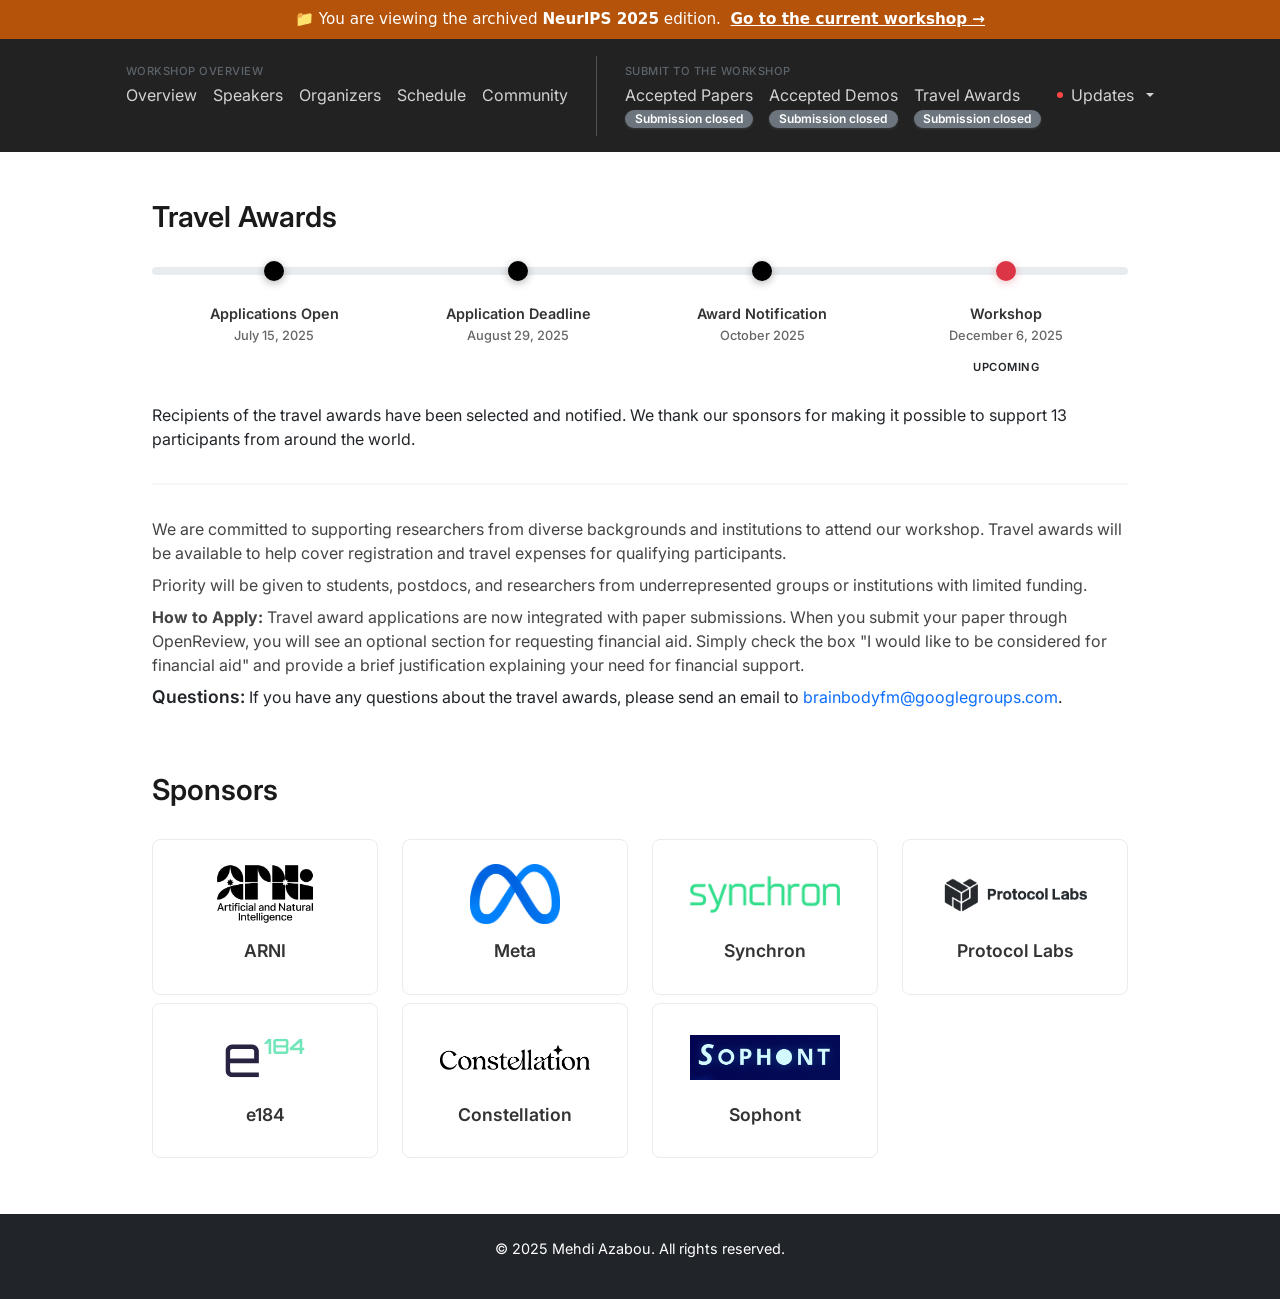
<file: 2025/travel-awards.html>
<!DOCTYPE html>
<html lang="en">

<head>
    <meta charset="UTF-8">
    <meta name="viewport" content="width=device-width, initial-scale=1.0">
    <title>Travel Awards - NeurIPS 2025 Workshop - Foundation Models for the Brain and Body</title>
    <meta name="description"
        content="Apply for travel awards to attend the NeurIPS 2025 Workshop on Foundation Models for the Brain and Body. Support available for students and underrepresented researchers.">

    <!-- Favicon -->
    <link rel="icon" type="image/png" href="assets/icon.png">

    <!-- Open Graph Tags -->
    <meta property="og:type" content="website">
    <meta property="og:url" content="https://brainbodyfm-workshop.github.io/travel-awards">
    <meta property="og:title"
        content="Travel Awards - NeurIPS 2025 Workshop - Foundation Models for the Brain and Body">
    <meta property="og:description"
        content="Apply for travel awards to attend the NeurIPS 2025 Workshop on Foundation Models for the Brain and Body. Support available for students and underrepresented researchers.">
    <meta property="og:image" content="https://brainbodyfm-workshop.github.io/assets/preview-image.png">

    <!-- Twitter Meta Tags -->
    <meta name="twitter:card" content="summary_large_image">
    <meta property="twitter:domain" content="brainbodyfm-workshop.github.io">
    <meta property="twitter:url" content="https://brainbodyfm-workshop.github.io/travel-awards">
    <meta name="twitter:title"
        content="Travel Awards - NeurIPS 2025 Workshop - Foundation Models for the Brain and Body">
    <meta name="twitter:description"
        content="Apply for travel awards to attend the NeurIPS 2025 Workshop on Foundation Models for the Brain and Body. Support available for students and underrepresented researchers.">
    <meta name="twitter:image" content="https://brainbodyfm-workshop.github.io/assets/preview-image.png">

    <link href="https://cdn.jsdelivr.net/npm/bootstrap@5.3.0-alpha1/dist/css/bootstrap.min.css" rel="stylesheet">
    <link rel="stylesheet" href="https://cdnjs.cloudflare.com/ajax/libs/font-awesome/6.7.2/css/all.min.css">
    <link href="https://fonts.googleapis.com/css2?family=Inter:wght@400;500;600;700&display=swap" rel="stylesheet">
    <link rel="stylesheet" href="styles.css">
</head>

<body>
    <!-- Archived edition notice -->
    <div style="background:#b45309;color:#fff;text-align:center;padding:8px 16px;font-size:0.95rem;font-family:system-ui,-apple-system,Segoe UI,Roboto,sans-serif;">
        📁 You are viewing the archived <strong>NeurIPS 2025</strong> edition. &nbsp;<a href="/" style="color:#fff;text-decoration:underline;font-weight:600;">Go to the current workshop &rarr;</a>
    </div>
    <!-- Navigation Menu -->
    <nav class="navbar navbar-expand-lg navbar-dark bg-dark sticky-top">
        <!-- Desktop Navigation -->
        <div class="navbar-nav mx-auto desktop-nav" id="desktop-nav">
            <div class="nav-group-block">
                <div class="nav-group-label">Workshop Overview</div>
                <div class="nav-overview-group">
                    <a class="nav-link" href="index.html#home">Overview<span class="deadline-badge"
                            style="opacity:0;">TBD</span></a>
                    <a class="nav-link" href="index.html#speakers">Speakers<span class="deadline-badge"
                            style="opacity:0;">TBD</span></a>
                    <a class="nav-link" href="index.html#organizers">Organizers<span class="deadline-badge"
                            style="opacity:0;">TBD</span></a>
                    <a class="nav-link" href="index.html#schedule">Schedule<span class="deadline-badge"
                            style="opacity:0;">TBD</span></a>
                    <a class="nav-link" href="index.html#community">Community<span class="deadline-badge"
                            style="opacity:0;">TBD</span></a>
                </div>
            </div>
            <div class="nav-separator"></div>
            <div class="nav-group-block">
                <div class="nav-group-label">Submit to the workshop</div>
                <div class="nav-submission-group">
                    <a class="nav-link" href="call-for-papers.html">Accepted Papers<span
                            class="deadline-badge submission-closed">Submission closed</span></a>
                    <a class="nav-link" href="call-for-demos.html">Accepted Demos<span
                            class="deadline-badge submission-closed">Submission closed
                        </span></a>
                    <a class="nav-link" href="travel-awards.html">Travel Awards<span
                            class="deadline-badge submission-closed">Submission closed</span></a>
                    <div class="nav-item dropdown">
                        <a class="nav-link dropdown-toggle updates-btn" href="#" role="button" data-bs-toggle="dropdown"
                            aria-expanded="false">
                            <span class="live-dot-small"></span>
                            Updates
                        </a>
                        <span class="deadline-badge" style="opacity:0;">TBD</span>
                        <div class="dropdown-menu updates-dropdown">
                            <div class="updates-content">
                                <div class="update-item">
                                    <div class="update-date">
                                        <div class="date-badge-small">
                                            <span class="month">AUG</span>
                                            <span class="day">20</span>
                                        </div>
                                    </div>
                                    <div class="update-content">
                                        <div class="update-card">
                                            <div class="update-header">
                                                <h6 class="update-title">
                                                    <i class="fas fa-clock text-warning me-2"></i>
                                                    Deadline Extended: August 29, 2025
                                                </h6>
                                                <span class="update-tag warning">Extended</span>
                                            </div>
                                            <p class="update-text">
                                                We have extended the paper submission deadlines to
                                                <strong>August 29, 2025</strong>.
                                            </p>
                                            <div class="update-meta">
                                                <small class="text-muted">
                                                    <i class="fas fa-clock me-1"></i>
                                                    August 20, 2025
                                                </small>
                                            </div>
                                        </div>
                                    </div>
                                </div>
                                <div class="update-item">
                                    <div class="update-date">
                                        <div class="date-badge-small">
                                            <span class="month">AUG</span>
                                            <span class="day">11</span>
                                        </div>
                                    </div>
                                    <div class="update-content">
                                        <div class="update-card">
                                            <div class="update-header">
                                                <h6 class="update-title">
                                                    <i class="fas fa-bullhorn text-primary me-2"></i>
                                                    Policy Update: Concurrent NeurIPS Submissions
                                                </h6>
                                                <span class="update-tag info">Update</span>
                                            </div>
                                            <p class="update-text">
                                                Due to multiple requests, we have updated our policy regarding
                                                concurrent submissions to the NeurIPS 2025 main conference. Please check
                                                the <a href="call-for-papers.html#call-for-papers"
                                                    class="text-decoration-none">Call for Papers page</a>.
                                            </p>
                                            <div class="update-meta">
                                                <small class="text-muted">
                                                    <i class="fas fa-clock me-1"></i>
                                                    August 11, 2025
                                                </small>
                                            </div>
                                        </div>
                                    </div>
                                </div>
                                <div class="update-item">
                                    <div class="update-date">
                                        <div class="date-badge-small">
                                            <span class="month">JUL</span>
                                            <span class="day">15</span>
                                        </div>
                                    </div>
                                    <div class="update-content">
                                        <div class="update-card">
                                            <div class="update-header">
                                                <h6 class="update-title">
                                                    <i class="fas fa-rocket text-info me-2"></i>
                                                    Demo Submissions Open
                                                </h6>
                                                <span class="update-tag info">Open</span>
                                            </div>
                                            <p class="update-text">
                                                Demo submissions are now open! Submit your proposals through Google
                                                Forms.
                                            </p>
                                            <div class="update-meta">
                                                <small class="text-muted">
                                                    <i class="fas fa-clock me-1"></i>
                                                    July 15, 2025
                                                </small>
                                            </div>
                                        </div>
                                    </div>
                                </div>
                                <div class="update-item">
                                    <div class="update-date">
                                        <div class="date-badge-small">
                                            <span class="month">JUL</span>
                                            <span class="day">09</span>
                                        </div>
                                    </div>
                                    <div class="update-content">
                                        <div class="update-card">
                                            <div class="update-header">
                                                <h6 class="update-title">
                                                    <i class="fas fa-file-alt text-primary me-2"></i>
                                                    Paper Submissions Open
                                                </h6>
                                                <span class="update-tag info">Open</span>
                                            </div>
                                            <p class="update-text">
                                                Paper submissions are now open! Submit your research through OpenReview.
                                            </p>
                                            <div class="update-meta">
                                                <small class="text-muted">
                                                    <i class="fas fa-clock me-1"></i>
                                                    July 9, 2025
                                                </small>
                                            </div>
                                        </div>
                                    </div>
                                </div>
                                <div class="update-item">
                                    <div class="update-date">
                                        <div class="date-badge-small">
                                            <span class="month">JUL</span>
                                            <span class="day">04</span>
                                        </div>
                                    </div>
                                    <div class="update-content">
                                        <div class="update-card">
                                            <div class="update-header">
                                                <h6 class="update-title">
                                                    <i class="fas fa-check-circle text-success me-2"></i>
                                                    Workshop Accepted at NeurIPS 2025!
                                                </h6>
                                                <span class="update-tag success">Accepted</span>
                                            </div>
                                            <p class="update-text">
                                                We are excited to announce that our workshop "Foundation Models for
                                                the
                                                Brain and Body"
                                                has been officially accepted for NeurIPS 2025!
                                            </p>
                                            <div class="update-meta">
                                                <small class="text-muted">
                                                    <i class="fas fa-clock me-1"></i>
                                                    July 4, 2025
                                                </small>
                                            </div>
                                        </div>
                                    </div>
                                </div>
                            </div>
                        </div>
                    </div>
                </div>
            </div>

            <!-- Mobile Navigation -->
            <div class="container mobile-nav">
                <div class="d-flex justify-content-between align-items-center">
                    <span class="navbar-brand mb-0 h1">BrainBodyFM Workshop</span>
                    <button class="navbar-toggler" type="button" data-bs-toggle="collapse" data-bs-target="#mobile-nav"
                        aria-controls="mobile-nav" aria-expanded="false" aria-label="Toggle navigation">
                        <span class="navbar-toggler-icon"></span>
                    </button>
                </div>

                <div class="collapse navbar-collapse" id="mobile-nav">
                    <ul class="navbar-nav me-auto mb-2 mb-lg-0">
                        <li class="nav-item">
                            <a class="nav-link" href="index.html#home">Overview</a>
                        </li>
                        <li class="nav-item">
                            <a class="nav-link" href="index.html#speakers">Speakers</a>
                        </li>
                        <li class="nav-item">
                            <a class="nav-link" href="index.html#organizers">Organizers</a>
                        </li>
                        <li class="nav-item">
                            <a class="nav-link" href="index.html#schedule">Schedule</a>
                        </li>
                        <li class="nav-item">
                            <a class="nav-link" href="index.html#community">Community</a>
                        </li>
                        <li class="nav-item">
                            <a class="nav-link" href="call-for-papers.html">Call for Papers</a>
                        </li>
                        <li class="nav-item">
                            <a class="nav-link" href="call-for-demos.html">Call for Demos</a>
                        </li>
                        <li class="nav-item">
                            <a class="nav-link" href="travel-awards.html">Travel Awards</a>
                        </li>
                    </ul>
                </div>
            </div>
        </div>
    </nav>
    <main>
        <!-- Travel Awards Section -->
        <section id="travel-awards" class="py-5">
            <div class="container">
                <h2 class="text-center mb-5">Travel Awards</h2>

                <!-- Timeline -->
                <div class="timeline-container">
                    <div class="timeline-track">
                        <div class="timeline-progress" id="timeline-progress"></div>

                        <div class="timeline-milestones">
                            <div class="timeline-milestone completed">
                                <div class="milestone-marker completed"></div>
                                <div class="milestone-content">
                                    <div class="milestone-label">Applications Open</div>
                                    <div class="milestone-date">July 15, 2025</div>
                                </div>
                            </div>

                            <div class="timeline-milestone completed">
                                <div class="milestone-marker completed"></div>
                                <div class="milestone-content">
                                    <div class="milestone-label">Application Deadline</div>
                                    <div class="milestone-date">August 29, 2025</div>
                                </div>
                            </div>

                            <div class="timeline-milestone completed">
                                <div class="milestone-marker completed"></div>
                                <div class="milestone-content">
                                    <div class="milestone-label">Award Notification</div>
                                    <div class="milestone-date">October 2025</div>
                                </div>
                            </div>

                            <div class="timeline-milestone">
                                <div class="milestone-marker current"></div>
                                <div class="milestone-content current">
                                    <div class="milestone-label">Workshop</div>
                                    <div class="milestone-date">December 6, 2025</div>
                                    <div class="milestone-status ">Upcoming</div>
                                </div>
                            </div>
                        </div>
                    </div>
                </div>

                <!-- Mobile Timeline List -->
                <div class="mobile-timeline-list">
                    <h4 class="mb-3">Important Dates</h4>
                    <ul class="list-unstyled">
                        <li class="mobile-milestone completed">
                            <div class="mobile-milestone-content">
                                <div class="mobile-milestone-label">Applications Open</div>
                                <div class="mobile-milestone-date">July 15, 2025</div>
                            </div>
                        </li>
                        <li class="mobile-milestone completed">
                            <div class="mobile-milestone-content">
                                <div class="mobile-milestone-label">Application Deadline</div>
                                <div class="mobile-milestone-date">August 29, 2025</div>
                                <div class="mobile-milestone-status">Completed</div>
                            </div>
                        </li>
                        <li class="mobile-milestone completed">
                            <div class="mobile-milestone-content completed">
                                <div class="mobile-milestone-label">Award Notification</div>
                                <div class="mobile-milestone-date">October 2025</div>
                            </div>
                        </li>
                        <li class="mobile-milestone">
                            <div class="mobile-milestone-content current">
                                <div class="mobile-milestone-label">Workshop</div>
                                <div class="mobile-milestone-date">December 6, 2025</div>
                                <div class="mobile-milestone-status">Upcoming</div>
                            </div>
                        </li>
                    </ul>
                </div>

                <div class="row justify-content-center" style="margin-top: 2rem;">
                    <div class="col-lg-12">
                        <p class="mb-4">
                            Recipients of the travel awards have been selected and notified. We thank our sponsors for
                            making it possible to support 13 participants from around the world.
                        </p>
                        <hr style="border: none; border-top: 2px solid #e0e0e0; margin: 32px 0;">



                        <p class="lead mb-4">
                            We are committed to supporting researchers from diverse backgrounds and institutions to
                            attend our workshop. Travel awards will be available to help cover registration and
                            travel expenses for qualifying participants.
                        </p>

                        <p class="lead mb-4">Priority will be given to students, postdocs, and researchers from
                            underrepresented groups or institutions with limited funding.</p>

                        <p class="lead mb-4">
                            <strong>How to Apply:</strong> Travel award applications are now integrated with paper
                            submissions. When you submit your paper through OpenReview, you will see an optional section
                            for requesting financial aid. Simply check the box "I would like to be considered for
                            financial aid" and provide a brief justification explaining your need for financial support.
                        </p>

                        <h5>Questions: <span style="font-weight: normal;">If you have any questions about the travel
                                awards, please send an email to <a href="mailto:brainbodyfm@googlegroups.com"
                                    class="text-decoration-none">brainbodyfm@googlegroups.com</a>.</span>
                        </h5>

                        <p class="text-muted text-center mt-3 mb-0">
                            <small></small>
                        </p>
                    </div>
                </div>

                <!-- Sponsors Section -->
                <h2 class="text-center mb-5 sponsors-title">Sponsors</h2>
                <div class="row align-items-center">
                    <div class="col-lg-3 col-md-4 col-sm-6 mb-4">
                        <a href="https://arni-institute.org/" target="_blank" class="text-decoration-none">
                            <div class="sponsor-card text-center">
                                <img src="assets/arni.png" class="sponsor-logo" alt="ARNI">
                                <h5 class="sponsor-name mt-3">ARNI</h5>
                            </div>
                        </a>
                    </div>
                    <div class="col-lg-3 col-md-4 col-sm-6 mb-4">
                        <a href="https://ai.meta.com/" target="_blank" class="text-decoration-none">
                            <div class="sponsor-card text-center">
                                <img src="assets/meta.png" class="sponsor-logo" alt="Meta">
                                <h5 class="sponsor-name mt-3">Meta</h5>
                            </div>
                        </a>
                    </div>
                    <div class="col-lg-3 col-md-4 col-sm-6 mb-4">
                        <a href="https://synchron.com/" target="_blank" class="text-decoration-none">
                            <div class="sponsor-card text-center">
                                <img src="assets/synchron_new.png" class="sponsor-logo" alt="Synchron">
                                <h5 class="sponsor-name mt-3">Synchron</h5>
                            </div>
                        </a>
                    </div>
                    <div class="col-lg-3 col-md-4 col-sm-6 mb-4">
                        <a href="https://protocol.ai/" target="_blank" class="text-decoration-none">
                            <div class="sponsor-card text-center">
                                <img src="assets/protocol_labs.png" class="sponsor-logo" alt="Protocol Labs">
                                <h5 class="sponsor-name mt-3">Protocol Labs</h5>
                            </div>
                        </a>
                    </div>
                    <div class="col-lg-3 col-md-4 col-sm-6 mb-4">
                        <a href="https://e184.ai/" target="_blank" class="text-decoration-none">
                            <div class="sponsor-card text-center">
                                <img src="assets/e184.svg" class="sponsor-logo" alt="E184" style="padding:10px;">
                                <h5 class="sponsor-name mt-3">e184</h5>
                            </div>
                        </a>
                    </div>
                    <div class="col-lg-3 col-md-4 col-sm-6 mb-4">
                        <a href="" target="_blank" class="text-decoration-none">
                            <div class="sponsor-card text-center">
                                <img src="assets/constellation.png" class="sponsor-logo" alt="Constellation">
                                <h5 class="sponsor-name mt-3">Constellation</h5>
                            </div>
                        </a>
                    </div>
                    <div class="col-lg-3 col-md-4 col-sm-6 mb-4">
                        <a href="https://sophontai.com/" target="_blank" class="text-decoration-none">
                            <div class="sponsor-card text-center">
                                <img src="assets/sophont.png" class="sponsor-logo" alt="Sophont">
                                <h5 class="sponsor-name mt-3">Sophont</h5>
                            </div>
                        </a>
                    </div>
                </div>
            </div>
        </section>
    </main>
    <!-- Footer -->
    <footer class="py-4 bg-dark text-white text-center">
        <div class="container">
            <p>&copy; 2025 Mehdi Azabou. All rights reserved.</p>

        </div>
    </footer>

    <script src="https://cdn.jsdelivr.net/npm/bootstrap@5.3.0-alpha1/dist/js/bootstrap.bundle.min.js"></script>
    <script src="script.js"></script>
    <script src="travel-awards.js"></script>
</body>

</html>
</file>
<file: 2025/styles.css>
body {
    font-family: 'Inter', -apple-system, BlinkMacSystemFont, 'Segoe UI', Roboto, Oxygen, Ubuntu, Cantarell, sans-serif;
    scroll-behavior: smooth;
    min-height: 100vh;
    display: flex;
    flex-direction: column;
}

/* Sticky footer styles */
main {
    flex: 1 0 auto;
}

footer {
    flex-shrink: 0;
}

/* Override Bootstrap container max-width */
.container {
    max-width: 1000px !important;
}

section {
    padding: 60px 0;
}

.schedule-item {
    display: flex;
    margin-bottom: 15px;
    background-color: white;
    border-radius: 8px;
    overflow: hidden;
    box-shadow: none;
}

.time {
    width: 180px;
    padding: 15px;
    background-color: white;
    font-weight: bold;
    display: flex;
    align-items: center;
    border-right: 1px solid #e9ecef;
}

.content {
    flex: 1;
    padding: 15px;
}

.category {
    display: inline-block;
    padding: 5px 10px;
    border-radius: 4px;
    color: white;
    font-size: 0.85rem;
    margin-bottom: 8px;
}

.title {
    font-weight: bold;
    font-size: 1.1rem;
    margin-bottom: 5px;
}

.abstract-text {
    background-color: white;
    padding: 10px;
    border-radius: 4px;
    font-size: 0.9rem;
}

.speaker-card,
.organizer-card {
    border: none;
    background-color: transparent;
    border-radius: 12px;
}

.card-img-top {
    width: 150px;
    height: 150px;
    margin: 1.5rem auto 1rem;
    border-radius: 0;
    object-fit: cover;
}

.card {
    text-align: center;
    padding: 0.5rem;
}

.card-body {
    padding: 0.75rem 0.25rem;
}

.card-title {
    font-size: 0.9rem;
    font-weight: 600;
    margin-bottom: 0.5rem;
    color: #2c3e50;
}

.card-text {
    font-size: 0.8rem;
    color: #666;
    margin-bottom: 0.5rem;
}

.social-icons {
    display: flex;
    justify-content: center;
    gap: 0.5em;
    margin-top: 0.5rem;
    align-items: center;
}

.social-icons i {
    font-size: 1.2em;
    vertical-align: middle;
    color: #666;
    line-height: 1;
    transition: color 0.3s;
    margin: 0;
    padding: 0;
}

.social-icons a:hover i {
    color: #007bff;
}

.bsky-icon {
    color: #1d9bf0 !important;
}

.x-icon {
    color: #000 !important;
}

.globe-icon {
    color: #737473 !important;
}

@media (max-width: 768px) {
    .schedule-item {
        flex-direction: column;
    }

    .time {
        width: 100%;
        border-right: none;
        border-bottom: 1px solid #e9ecef;
    }

    .content {
        width: 100%;
    }
}

#brain-container {
    position: absolute;
    top: 0;
    left: 0;
    width: 100%;
    height: 100%;
    z-index: 1;
    background-color: #222;
    overflow: hidden;
}

header .container {
    position: relative;
    z-index: 3;
}

header {
    position: relative;
    min-height: 500px;
    display: flex;
    align-items: center;
    justify-content: center;
    overflow: hidden;
    background-color: #F8F9F9;
}

header::before {
    content: '';
    position: absolute;
    top: 0;
    left: 0;
    right: 0;
    bottom: 0;
    background: linear-gradient(45deg, rgba(102, 126, 234, 0.05) 0%, rgba(118, 75, 162, 0.05) 100%);
    z-index: 2;
}

.workshop-title {
    position: relative;
    z-index: 10;
    text-shadow: none;
    color: #333;
    backdrop-filter: blur(10px);
    -webkit-backdrop-filter: blur(10px);
    background: rgba(255, 255, 255, 0.15);
    border: 1px solid rgba(255, 255, 255, 0.2);
    border-radius: 0;
    padding: 2.5rem;
    margin: 8rem auto;
    max-width: 900px;
    box-shadow: 0 8px 32px rgba(0, 0, 0, 0.1);
    display: flex;
    flex-direction: column;
    align-items: center;
    gap: 1rem;
}

.workshop-title h1 {
    margin-bottom: 0;
}

.workshop-title .lead {
    margin-bottom: 0;
    background: none;
    border: none;
    box-shadow: none;
    backdrop-filter: none;
    padding: 0;
}

.workshop-title,
header .lead {
    position: relative;
    font-weight: bold;
    margin-bottom: 0.5rem;
    color: #333;
}

.workshop-title>span,
header .lead>span {
    position: absolute;
    left: 0;
    top: 0;
    width: 100%;
    color: white;
    z-index: 1;
    -webkit-text-fill-color: white;
    -webkit-background-clip: text;
    background-clip: text;
    background-color: #222;
    mix-blend-mode: screen;
    pointer-events: none;
}

.workshop-title {
    display: flex;
    flex-direction: column;
    align-items: center;
    gap: 0.5rem;
    margin-bottom: 2rem;
    color: #333;
}

.title-main {
    font-size: 2.5rem;
    font-weight: 700;
    line-height: 1.2;
    color: #333;
    margin-bottom: 0;
}

.title-subtitle {
    font-size: 1.6rem;
    font-weight: 500;
    display: inline-flex;
    align-items: baseline;
    gap: 0.2em;
    flex-wrap: wrap;
    justify-content: center;
    line-height: 1.5;
    color: white;
}

.title-subtitle span {
    display: inline;
    padding: 0.1em 0.3em;
    border-radius: 0px;
    position: relative;
    color: white;
}

.title-subtitle span.comma {
    padding-left: 0;
    padding-right: 0.2em;
}

.title-workshop {
    font-size: 2.5rem;
    font-weight: 700;
    line-height: 1.2;
    color: #333;
    text-transform: none;
    letter-spacing: normal;
    margin-top: 0;
}

.title-workshop::before,
.title-workshop::after {
    display: none;
}

@media (max-width: 768px) {
    .workshop-title {
        max-width: 90%;
        padding: 2rem;
        margin: 0.5rem auto;
    }

    .title-main {
        font-size: 2rem;
    }

    .title-subtitle {
        font-size: 1.2rem;
    }

    .title-workshop {
        font-size: 2rem;
    }
}

.highlight-datasets {
    background-color: rgba(70, 136, 241, 0.95);
}

.highlight-theory {
    background-color: rgba(233, 116, 146, 0.95);
}

.highlight-models {
    background-color: rgba(92, 184, 139, 0.95);
}

.navbar {
    background-color: #222 !important;
    padding: 1rem 10px;
    width: 100%;
}

/* Desktop navbar specific styles */
@media (min-width: 1030px) {
    .navbar {
        padding: 1rem 10px;
    }
}

/* Desktop navigation styles */
@media (min-width: 1030px) {
    .navbar-dark .navbar-nav {
        flex-direction: row;
        flex-wrap: wrap;
        justify-content: center;
    }
}

/* Desktop nav-link styles */
@media (min-width: 1030px) {
    .navbar-dark .navbar-nav .nav-link {
        color: rgba(255, 255, 255, 0.8);
        transition: color 0.3s ease;
        /* padding: 0.5rem 1rem; */
        padding-top: 0;
        white-space: nowrap;
    }
}

/* Desktop hover styles */
@media (min-width: 1030px) {
    .navbar-dark .navbar-nav .nav-link:hover {
        color: #fff;
    }
}

header.py-5 {
    padding-bottom: 10rem !important;
}

@media (max-width: 768px) {
    header.py-5 {
        padding-bottom: 3rem !important;
    }
}

*/ #abstract {
    background-color: white;
    position: relative;
    overflow: hidden;
}

.abstract-content {
    position: relative;
    padding: 3rem;
    background: white;
    border-radius: 8px;
    box-shadow: none;
}

#abstract .lead {
    font-size: 1.2rem;
    line-height: 1.6;
    color: #444;
    margin-bottom: 0;
    font-weight: 400;
}

@media (max-width: 768px) {
    .abstract-content {
        padding: 2rem;
    }

    #abstract .lead {
        font-size: 1.05rem;
        line-height: 1.6;
    }
}

section:not(header) {
    background-color: white;
}

#schedule,
#organizers {
    background-color: white;
}

.day-container {
    margin-bottom: 3rem;
}

.day-header {
    font-size: 1.8rem;
    margin: 2.5rem 0 2rem;
    color: #1a1a1a;
    font-weight: 600;
    display: flex;
    align-items: center;
    gap: 1rem;
}

.day-header::after {
    content: '';
    flex: 1;
    height: 2px;
    background: linear-gradient(to right, #e0e0e0 0%, transparent 100%);
}

.day-container:first-child .day-header {
    margin-top: 0;
}

.timeline {
    position: relative;
}

.timeline-item {
    display: grid;
    grid-template-columns: 120px minmax(0, 2fr) minmax(0, 1fr);
    gap: 1.5rem;
    padding: 0.75rem 0;
    border-bottom: 1px solid #f0f0f0;
}

.time-block {
    font-size: 0.9rem;
    color: #666;
    font-weight: 500;
}

.content-block {
    padding-right: 1rem;
}

.content-block h4 {
    font-size: 1rem;
    margin: 0 0 0.25rem 0;
    color: #333;
    font-weight: 600;
}

.speakers {
    font-size: 0.9rem;
    color: #555;
    margin: 0;
}

.affiliation {
    font-size: 0.85rem;
    color: #777;
    margin: 0;
}

.timeline-item.break {
    background-color: #f8f9fa;
}

.timeline-item.break .content-block h4 {
    color: #666;
}

.speaker-block {
    color: #555;
    font-size: 0.9rem;
}

@media (max-width: 768px) {
    .timeline-item {
        grid-template-columns: 90px minmax(0, 2fr) minmax(0, 1fr);
        gap: 1rem;
    }
}

#schedule h2,
#speakers h2,
#goals h2,
#organizers h2,
#sponsors h2,
#videos h2,
#abstract h2,
#community h2,
#steering-committee h2 {
    font-size: 2.4rem;
    font-weight: 600;
    color: #1a1a1a;
    margin-bottom: 3rem;
    text-align: center;
    position: relative;
}

#schedule h2::after,
#speakers h2::after,
#goals h2::after,
#organizers h2::after,
#videos h2::after,
#abstract h2::after,
#community h2::after,
#sponsors h2::after,
#steering-committee h2::after {
    content: '';
    position: absolute;
    bottom: -1rem;
    left: 50%;
    transform: translateX(-50%);
    width: 80px;
    height: 3px;
    background: black;
}

@media (min-width: 1200px) {

    #speakers-row .col-lg-1-5,
    #organizers-row .col-lg-1-5,
    #steering-row .col-lg-1-5 {
        flex: 0 0 20%;
        max-width: 20%;
    }
}

footer.bg-black {
    background-color: #000000 !important;
    width: 100%;
}

footer .container {
    max-width: 100%;
    padding-left: 2rem;
    padding-right: 2rem;
}

footer .fa-3x {
    transition: transform 0.3s ease;
}

footer a:hover .fa-3x {
    transform: translateY(-5px);
}

footer a {
    text-decoration: none;
}

footer p {
    font-size: 0.9rem;
}

.logo-container {
    display: flex;
    justify-content: center;
    align-items: center;
    flex-wrap: wrap;
    gap: 1.5rem;
    margin: 0 auto;
    width: 100%;
    max-width: 100%;
}

.logo-link {
    display: flex;
    align-items: center;
    flex: 0 0 auto;
    margin-bottom: 0.5rem;
}

.logo-img {
    height: 60px;
    width: auto;
    object-fit: contain;
    filter: brightness(0) invert(1);
    opacity: 0.9;
    transition: opacity 0.3s ease;
}

.logo-img:hover {
    opacity: 1;
}

@media (max-width: 768px) {
    .logo-container {
        gap: 2rem;
        justify-content: center;
    }

    .logo-img {
        height: 50px;
    }
}

.bsky-link {
    display: flex;
    align-items: center;
    background-color: rgba(0, 132, 255, 0.2);
    border-radius: 6px;
    margin-left: 15px;
    padding: 6px 12px !important;
    transition: background-color 0.3s ease;
}

.bsky-link:hover {
    background-color: rgba(0, 132, 255, 0.4);
}

.bsky-link span {
    font-weight: 500;
    margin: 0 5px;
}

.bsky-icon {
    font-size: 20px;
    margin-right: 5px;
    color: #0084FF;
}

@media (max-width: 768px) {
    .bsky-link {
        margin-left: 8px;
        padding: 4px 8px !important;
    }

    .bsky-link span {
        font-size: 0.8rem;
    }

    .bsky-icon {
        font-size: 16px;
    }
}

/* Mobile view optimization for speakers and organizers */
@media (max-width: 767px) {

    #speakers-row,
    #organizers-row {
        display: flex;
        flex-direction: column;
        gap: 0.25rem;
    }

    #speakers-row .col-md-4,
    #organizers-row .col-md-4 {
        width: 100%;
        margin-bottom: 0.25rem;
    }

    .speaker-card,
    .organizer-card {
        flex-direction: row;
        align-items: center;
        text-align: left;
        padding: 0.35rem;
        margin-bottom: 0.25rem;
        box-shadow: 0 1px 2px rgba(0, 0, 0, 0.1);
        border-radius: 4px;
    }

    .speaker-card .card-img-top,
    .organizer-card .card-img-top {
        display: none;
    }

    .speaker-card .card-body,
    .organizer-card .card-body {
        padding: 0.35rem;
        width: 100%;
    }

    .speaker-card .card-title,
    .organizer-card .card-title {
        font-size: 0.95rem;
        margin-bottom: 0.1rem;
    }

    .speaker-card .card-text,
    .organizer-card .card-text {
        font-size: 0.75rem;
        margin-bottom: 0;
    }

    #speakers h2,
    #organizers h2 {
        margin-bottom: 1.5rem;
    }

    #speakers h2::after,
    #organizers h2::after {
        bottom: -0.5rem;
        width: 60px;
    }

    .speaker-card:hover,
    .organizer-card:hover {
        transform: none;
        background-color: #f8f9fa;
    }
}

/* Make Goals section text consistent with Abstract section */
#goals .lead {
    font-size: 1.3rem;
    line-height: 1.6;
    color: #444;
    margin-bottom: 0;
    font-weight: 400;
}

#goals ul.lead {
    margin-top: 1rem;
    margin-bottom: 1rem;
}

#goals ul.lead li {
    margin-bottom: 0.5rem;
}

@media (max-width: 768px) {
    #goals .lead {
        font-size: 1.05rem;
        line-height: 1.6;
    }
}

/* Multi-carousel styles */
.multi-carousel .carousel-inner {
    display: flex;
    overflow-x: visible;
}

.multi-carousel .carousel-item {
    margin-right: 0;
    flex: 0 0 auto;
    width: 80%;
    transition: transform 0.6s ease-in-out;
    opacity: 0.5;
    transform: scale(0.8);
}

.multi-carousel .carousel-item.active {
    opacity: 1;
    transform: scale(1);
    z-index: 2;
}

.multi-carousel .carousel-item-next,
.multi-carousel .carousel-item-prev {
    position: relative;
    z-index: 1;
    transform: scale(0.8);
    opacity: 0.7;
}

.multi-carousel .carousel-item-next {
    transform: translateX(20%) scale(0.8);
}

.multi-carousel .carousel-item-prev {
    transform: translateX(-20%) scale(0.8);
}

.multi-carousel .carousel-control-prev,
.multi-carousel .carousel-control-next {
    width: 10%;
    z-index: 3;
}

/* Rounded video containers */
.rounded-video {
    border-radius: 12px;
    overflow: hidden;
    box-shadow: 0 8px 16px rgba(0, 0, 0, 0.2);
}

.rounded-video iframe {
    border-radius: 12px;
}

/* Custom Video Carousel */
.video-carousel-container {
    position: relative;
    width: 100%;
    max-width: 1400px;
    margin: 0 auto;
    padding: 40px 0 60px;
}

.video-carousel {
    display: flex;
    align-items: center;
    justify-content: center;
    position: relative;
    height: 620px;
    overflow: visible;
}

.video-item {
    position: absolute;
    width: 80%;
    max-width: 1000px;
    transition: all 0.6s cubic-bezier(0.33, 1, 0.68, 1);
    opacity: 0;
    z-index: 0;
}

.video-item.active {
    opacity: 1;
    z-index: 2;
    transform: translateX(0) scale(1);
}

.video-item.prev {
    opacity: 0.5;
    z-index: 1;
    transform: translateX(-65%) scale(0.75);
}

.video-item.next {
    opacity: 0.5;
    z-index: 1;
    transform: translateX(65%) scale(0.75);
}

.video-wrapper {
    position: relative;
    padding-top: 56.25%;
    border-radius: 12px;
    overflow: hidden;
    box-shadow: 0 15px 30px rgba(0, 0, 0, 0.15);
    transition: all 0.3s ease;
    margin-bottom: 15px;
}

.video-item.active .video-wrapper {
    box-shadow: 0 20px 40px rgba(0, 0, 0, 0.2);
}

.video-wrapper iframe {
    position: absolute;
    top: 0;
    left: 0;
    width: 100%;
    height: 100%;
    border: none;
}

.video-title {
    text-align: center;
    margin-top: 25px;
    font-weight: 600;
    margin-bottom: 8px;
    font-size: 1.15rem;
    opacity: 0;
    transform: translateY(10px);
    transition: all 0.4s ease 0.2s;
}

.video-speaker {
    text-align: center;
    font-style: italic;
    color: #666;
    margin-top: 0;
    margin-bottom: 15px;
    font-size: 1rem;
    opacity: 0;
    transform: translateY(10px);
    transition: all 0.4s ease 0.3s;
}

.video-item.active .video-title,
.video-item.active .video-speaker {
    opacity: 1;
    transform: translateY(0);
}

/* Modern, floating control buttons positioned on the sides */
.control-btn {
    position: absolute;
    top: 40%;
    transform: translateY(-50%);
    width: 56px;
    height: 56px;
    border-radius: 50%;
    background-color: white;
    color: #333;
    border: none;
    cursor: pointer;
    display: flex;
    align-items: center;
    justify-content: center;
    z-index: 10;
    box-shadow: 0 4px 12px rgba(0, 0, 0, 0.15);
    transition: all 0.3s ease;
}

.prev-btn {
    left: 2%;
}

.next-btn {
    right: 2%;
}

.control-btn:hover {
    background-color: #f8f9fa;
    box-shadow: 0 6px 16px rgba(0, 0, 0, 0.2);
    transform: translateY(-50%) scale(1.05);
}

.control-btn:active {
    transform: translateY(-50%) scale(0.95);
}

/* SVG styling inside buttons */
.control-btn svg {
    transition: transform 0.3s ease;
}

.control-btn:hover svg {
    transform: scale(1.1);
}

/* Indicators container at bottom */
.video-indicators-container {
    position: absolute;
    bottom: -10px;
    left: 0;
    right: 0;
    display: flex;
    justify-content: center;
    padding: 15px 0;
}

.video-indicators {
    display: flex;
    gap: 8px;
    flex-wrap: wrap;
    justify-content: center;
    max-width: 80%;
}

.indicator {
    width: 30px;
    height: 4px;
    border-radius: 2px;
    background-color: rgba(0, 0, 0, 0.1);
    cursor: pointer;
    transition: all 0.3s ease;
}

.indicator.active {
    background-color: #333333;
    width: 40px;
}

.indicator:hover {
    background-color: rgba(0, 0, 0, 0.2);
}

/* Responsive adjustments */
@media (max-width: 1200px) {
    .video-item.active {
        width: 85%;
    }

    .video-carousel {
        height: 560px;
    }

    .control-btn {
        width: 48px;
        height: 48px;
    }
}

@media (max-width: 992px) {
    .video-item.active {
        width: 90%;
    }

    .video-carousel {
        height: 520px;
    }

    .control-btn {
        width: 44px;
        height: 44px;
    }

    .control-btn svg {
        width: 32px;
        height: 32px;
    }
}

@media (max-width: 768px) {
    .video-item.active {
        width: 95%;
    }

    .video-carousel-container {
        padding: 20px 0 40px;
    }

    .video-carousel {
        height: 400px;
    }

    .video-item.prev,
    .video-item.next {
        display: none;
    }

    .control-btn {
        width: 40px;
        height: 40px;
    }

    .control-btn svg {
        width: 28px;
        height: 28px;
    }

    .indicator {
        width: 24px;
        height: 3px;
    }

    .indicator.active {
        width: 32px;
    }

    .video-wrapper {
        margin-bottom: 8px;
    }

    .video-title {
        margin-top: 15px;
        font-size: 1rem;
    }

    .video-speaker {
        margin-bottom: 8px;
        font-size: 0.9rem;
    }
}

/* Additional adjustments for very small screens */
@media (max-width: 576px) {
    .video-carousel-container {
        padding: 15px 0 30px;
    }

    .video-carousel {
        height: 350px;
    }

    /* Move control buttons slightly up for better positioning */
    .control-btn {
        top: 35%;
    }

    .navbar-dark .navbar-nav {
        gap: 10px;
    }
}

#abstract h2 {
    margin-bottom: 2.5rem;
}

.youtube-link {
    display: flex;
    align-items: center;
    background-color: rgba(255, 0, 0, 0.2);
    border-radius: 6px;
    margin-left: 15px;
    padding: 6px 12px !important;
    transition: background-color 0.3s ease;
}

.youtube-link:hover {
    background-color: rgba(255, 0, 0, 0.4);
}

.youtube-link span {
    font-weight: 500;
    margin: 0 5px;
}

.youtube-icon {
    font-size: 20px;
    margin-right: 5px;
    color: #FF0000;
}

@media (max-width: 768px) {

    .youtube-link,
    .bsky-link {
        margin-left: 8px;
        padding: 4px 8px !important;
    }

    .youtube-link span,
    .bsky-link span {
        font-size: 0.8rem;
    }

    .youtube-icon,
    .bsky-icon {
        font-size: 16px;
    }
}

/* Add vertical spacing for extra small screens */
@media (max-width: 576px) {
    .youtube-link {
        margin-top: 10px;
    }

    .navbar-dark .navbar-nav {
        gap: 8px;
    }
}

/* Button group to keep social buttons together */
.button-group {
    display: flex;
    flex-wrap: nowrap;
    align-items: center;
}

@media (max-width: 992px) {
    .button-group {
        margin-top: 10px;
        width: 100%;
        justify-content: center;
        flex-wrap: wrap;
        gap: 10px;
    }

    .bsky-link,
    .youtube-link {
        margin-left: 0;
        /* Remove left margin when in button group */
    }
}

@media (max-width: 576px) {
    .navbar-dark .navbar-nav {
        gap: 8px;
    }

    /* Keep buttons same width on very small screens */
    .button-group {
        flex-direction: column;
        width: 100%;
    }

    .bsky-link,
    .youtube-link {
        width: 100%;
        justify-content: center;
    }
}

@media (min-width: 992px) {
    .col-lg-1-5 {
        flex: 0 0 auto;
        width: 20%;
    }

    .col-lg-2-4 {
        flex: 0 0 auto;
        width: 20%;
    }

    /* Special class for 6 speakers in one row */
    .col-lg-1-6 {
        flex: 0 0 auto;
        width: 16.666667%;
    }
}

.modality-image {
    width: 80px;
    height: 80px;
    object-fit: contain;
}

.modality-card {
    transition: transform 0.2s ease-in-out;
    background-color: #F8F9F9;
    min-height: 140px;
    display: flex;
    flex-direction: column;
    justify-content: space-between;
    align-items: center;
    text-align: center;
    overflow: hidden;
}

.modality-card .card-body {
    display: flex;
    flex-direction: column;
    align-items: center;
    justify-content: center;
    width: 100%;
}

.modality-card:hover {
    transform: translateY(-5px);
    box-shadow: 0 4px 8px rgba(0, 0, 0, 0.1);
}

/* New styles for JavaScript-controlled animation */
.biosignal-row-js {
    position: absolute;
    width: 100%;
    height: 140px;
    display: flex;
    align-items: center;
    pointer-events: none;
}

.biosignal-icon-js {
    width: 100px;
    height: 100px;
    object-fit: contain;
    opacity: 0.9;
    flex-shrink: 0;
    position: absolute;
    transition: none;
    /* Disable any CSS transitions for smooth JS animation */
}

/* Responsive adjustments for JavaScript animation */
@media (max-width: 768px) {
    .biosignal-row-js {
        height: 120px;
    }

    .biosignal-icon-js {
        width: 80px;
        height: 80px;
    }
}

/* Reduce spacing between speakers, organizers, and steering committee */
#speakers {
    padding-bottom: 1rem !important;
}

#organizers {
    margin-top: 1rem !important;
    padding-top: 2rem !important;
    padding-bottom: 0rem !important;
}

/* Reduce margin between organizers and steering committee */
#organizers .row.mt-5 {
    margin-top: 0.5rem !important;
}

/* @media (max-width: 768px) {
    #speakers {
        padding-bottom: 1.5rem;
    }

    #organizers {
        padding-top: 1.5rem;
        padding-bottom: 1.5rem;
    }

    /* 
    #organizers .row.mt-5 {
        margin-top: 1.5rem !important;
    } */


.mb-4 {
    margin-bottom: 0.5rem !important;
}

/* Reduce spacing between organizer rows */
#organizers .mb-4 {
    margin-bottom: 0rem !important;
}

/* Important Dates Box Styling */
.important-dates-box {
    background-color: #e3f2fd;
    border: 1px solid #2196f3;
    border-radius: 8px;
    padding: 1.5rem;
    margin-top: 2rem;
}

.important-dates-box h5 {
    margin-bottom: 1rem;
    color: #1976d2;
    font-weight: 600;
}

.dates-grid {
    display: grid;
    grid-template-columns: 1fr 1fr;
    gap: 1rem;
}

.date-item {
    padding: 0.75rem;
    color: #495057;
    background-color: white;
    border-radius: 6px;
    border: 1px solid #bbdefb;
}

.date-item strong {
    color: #1976d2;
}

@media (max-width: 768px) {
    .dates-grid {
        grid-template-columns: 1fr;
    }
}

/* Demo Dates Box Styling */
.demo-dates-box {
    background-color: #e8f5e8;
    border: 1px solid #4caf50;
    border-radius: 8px;
    padding: 1.5rem;
    margin-top: 2rem;
}

.demo-dates-box h5 {
    margin-bottom: 1rem;
    color: #2e7d32;
    font-weight: 600;
}

.demo-dates-box .dates-grid {
    display: grid;
    grid-template-columns: 1fr 1fr;
    gap: 1rem;
}

.demo-dates-box .date-item {
    padding: 0.75rem;
    color: #495057;
    background-color: white;
    border-radius: 6px;
    border: 1px solid #a5d6a7;
}

.demo-dates-box .date-item strong {
    color: #2e7d32;
}

@media (max-width: 768px) {
    .demo-dates-box .dates-grid {
        grid-template-columns: 1fr;
    }
}

/* Travel Awards Section - Simple Red Theme */
.travel-awards-box {
    background-color: #fff5f5;
    border: 2px solid #dc3545;
    border-radius: 8px;
    padding: 2rem;
    margin-top: 2rem;
}

.travel-awards-box h4 {
    color: #dc3545;
    font-weight: 600;
    margin-bottom: 1rem;
}

.travel-awards-box .alert {
    background-color: #f8d7da;
    border: 1px solid #dc3545;
    color: #721c24;
    border-radius: 6px;
    padding: 1rem;
}

/* Add styling for Call for Papers, Call for Demos, and Travel Awards section titles */
#call-for-papers h2,
#call-for-demos h2,
#travel-awards h2 {
    font-size: 2.4rem;
    font-weight: 600;
    margin-bottom: 3rem;
    text-align: center;
    position: relative;
}

/* Call for Papers specific styling - smaller and left-aligned */
#call-for-papers h2 {
    font-size: 1.8rem !important;
    text-align: left !important;
    margin-bottom: 2rem !important;
}

/* Call for Demos specific styling - smaller and left-aligned */
#call-for-demos h2 {
    font-size: 1.8rem !important;
    text-align: left !important;
    margin-bottom: 2rem !important;
}

/* Travel Awards specific styling - smaller and left-aligned */
#travel-awards h2 {
    font-size: 1.8rem !important;
    text-align: left !important;
    margin-bottom: 2rem !important;
}

/* Sponsors title styling within travel awards page */
.sponsors-title {
    font-size: 1.8rem !important;
    text-align: left !important;
    margin-bottom: 2rem !important;
    margin-top: 3rem !important;
}

/* Vibrant red styling for Call for Papers page - only for checkmarks */
#call-for-papers .fas.fa-check.text-danger {
    color: #ff0000 !important;
}

/* Vibrant red styling for Call for Demos page - only for checkmarks */
#call-for-demos .fas.fa-check.text-danger {
    color: #ff0000 !important;
}

/* Vibrant red styling for Travel Awards page - only for checkmarks */
#travel-awards .fas.fa-check.text-danger {
    color: #ff0000 !important;
}

#call-for-papers h2::after {
    display: none;
}

#call-for-demos h2::after {
    display: none;
}

/* Travel Awards - Red accent */
#travel-awards h2 {
    color: #1a1a1a;
}

#travel-awards h2::after {
    display: none;
}

.sponsor-logo {
    height: 60px;
    width: auto;
    max-width: 150px;
    object-fit: contain;
    transition: transform 0.3s ease;
}

.sponsor-logo:hover {
    transform: scale(1.05);
}

.sponsor-card {
    padding: 1.5rem;
    border: 1px solid #e9ecef;
    border-radius: 8px;
    transition: box-shadow 0.3s ease;
    text-align: left;
}

.sponsor-card:hover {
    box-shadow: 0 4px 12px rgba(0, 0, 0, 0.1);
}

.sponsor-name {
    font-size: 1.1rem;
    font-weight: 600;
    color: #333;
    margin-bottom: 0.5rem;
}

.sponsor-level {
    font-size: 0.9rem;
    color: #666;
    margin-bottom: 0;
}

@media (max-width: 768px) {
    .sponsor-logo {
        height: 60px;
        max-width: 150px;
    }

    .sponsor-card {
        padding: 1rem;
    }
}

/* Updates Dropdown Styles */
.updates-btn {
    position: relative;
    display: flex;
    align-items: center;
    gap: 0.5rem;
}

.live-dot-small {
    width: 6px;
    height: 6px;
    background-color: #ff4444;
    border-radius: 50%;
    animation: pulse 2s infinite;
}

@keyframes pulse {
    0% {
        box-shadow: 0 0 0 0 rgba(255, 68, 68, 0.7);
    }

    70% {
        box-shadow: 0 0 0 6px rgba(255, 68, 68, 0);
    }

    100% {
        box-shadow: 0 0 0 0 rgba(255, 68, 68, 0);
    }
}

.updates-dropdown {
    width: 400px;
    max-width: 90vw;
    padding: 0;
    border: none;
    border-radius: 12px;
    box-shadow: 0 10px 40px rgba(0, 0, 0, 0.15);
    background: white;
    margin-top: 0.5rem;
}

/* Smart dropdown alignment - will be applied via JavaScript */
.updates-dropdown.dropdown-menu-end {
    right: 0;
    left: auto;
}

.updates-dropdown.dropdown-menu-start {
    left: 0;
    right: auto;
}

/* Custom positioning for centering */
.updates-dropdown {
    position: absolute !important;
    right: 0 !important;
    left: auto !important;
}

.updates-content {
    max-height: 400px;
    overflow-y: auto;
    padding: 1rem 1.5rem;
}

.update-item {
    display: flex;
    margin-bottom: 1rem;
    position: relative;
}

.update-item:last-child {
    margin-bottom: 0;
}

.update-date {
    margin-right: 0.75rem;
    flex-shrink: 0;
}

.date-badge-small {
    background: #f8f9fa;
    color: #333;
    border-radius: 6px;
    padding: 0.4rem;
    text-align: center;
    min-width: 45px;
    border: 1px solid #e9ecef;
}

.date-badge-small .month {
    display: block;
    font-size: 0.6rem;
    font-weight: 700;
    color: #667eea;
    text-transform: uppercase;
    line-height: 1;
}

.date-badge-small .day {
    display: block;
    font-size: 0.9rem;
    font-weight: 700;
    color: #333;
    line-height: 1;
}

.update-content {
    flex: 1;
}

.update-card {
    background: #f8f9fa;
    border-radius: 8px;
    padding: 1rem;
    border: 1px solid #e9ecef;
    transition: background-color 0.2s ease;
}

.update-card:hover {
    background: #e9ecef;
}

.update-header {
    display: flex;
    justify-content: space-between;
    align-items: flex-start;
    margin-bottom: 0.5rem;
}

.update-title {
    color: #333;
    font-size: 0.9rem;
    font-weight: 600;
    margin: 0;
    flex: 1;
    line-height: 1.3;
}

.update-tag {
    padding: 0.2rem 0.5rem;
    border-radius: 10px;
    font-size: 0.65rem;
    font-weight: 600;
    text-transform: uppercase;
    letter-spacing: 0.3px;
    flex-shrink: 0;
    margin-left: 0.5rem;
}

.update-tag.success {
    background: #d4edda;
    color: #155724;
    border: 1px solid #c3e6cb;
}

.update-tag.info {
    background: #d1ecf1;
    color: #0c5460;
    border: 1px solid #bee5eb;
}

.update-tag.warning {
    background: #fff3cd;
    color: #856404;
    border: 1px solid #ffeaa7;
}

.update-text {
    color: #555;
    line-height: 1.4;
    margin-bottom: 0.5rem;
    font-size: 0.85rem;
}

.update-meta {
    font-size: 0.75rem;
}

/* Responsive Design for Updates Dropdown */
@media (max-width: 768px) {
    .updates-dropdown {
        width: 320px;
        max-width: calc(100vw - 2rem);
    }

    .updates-content {
        padding: 0.75rem 1rem;
    }

    .update-header {
        flex-direction: column;
        gap: 0.25rem;
    }

    .update-title {
        font-size: 0.85rem;
    }

    .update-tag {
        align-self: flex-start;
        margin-left: 0;
    }

    .date-badge-small {
        min-width: 40px;
        padding: 0.3rem;
    }

    .date-badge-small .month {
        font-size: 0.55rem;
    }

    .date-badge-small .day {
        font-size: 0.8rem;
    }
}

/* Deadline Badge Styles */
.deadline-badge {
    display: block;
    background: #ff4444;
    color: white;
    padding: 0.2rem 0.6rem;
    border-radius: 12px;
    font-size: 0.75rem;
    font-weight: 600;
    margin-top: 0.2rem;
    line-height: 1;
    text-align: center;
    animation: pulse 2s infinite;
    box-shadow: 0 1px 3px rgba(255, 68, 68, 0.3);
}

/* Submission Closed Badge - No animation */
.deadline-badge.submission-closed {
    background: #6c757d;
    animation: none;
    box-shadow: 0 1px 3px rgba(108, 117, 125, 0.3);
}

/* Travel Awards Badge - Gray */
.travel-badge {
    background: #6c757d;
    animation: none;
    box-shadow: 0 1px 3px rgba(108, 117, 125, 0.3);
}

/* Navigation Separator */
.nav-separator {
    width: 1px;
    height: 80px;
    background-color: #6c757d;
    margin: 0 0.5rem;
    align-self: center;
    opacity: 0.6;
}

/* Navigation Group Label */
.nav-group-label {
    color: #6c757d;
    font-size: 0.7rem;
    font-weight: 500;
    text-transform: uppercase;
    letter-spacing: 0.5px;
    margin: 0.5rem 0;
    text-align: center;
    opacity: 0.8;

}

/* Navigation Overview Group */
.nav-overview-group {
    display: flex;
    flex-direction: row;
    align-items: center;
    justify-content: center;
    flex-wrap: wrap;
}

/* Navigation Submission Group */
.nav-submission-group {
    display: flex;
    flex-direction: row;
    align-items: center;
    justify-content: center;
    flex-wrap: wrap;
}

/* Responsive adjustments for badges */
@media (max-width: 768px) {
    .deadline-badge {
        margin-left: 0.25rem;
        padding: 0.15rem 0.4rem;
    }

    .badge-text {
        font-size: 0.55rem;
    }

    .badge-icon {
        font-size: 0.6rem;
    }
}

@media (max-width: 1035px) {
    .nav-separator {
        display: none;
    }
}

@media (max-width: 480px) {
    .deadline-badge {
        margin-left: 0.15rem;
        padding: 0.1rem 0.3rem;
    }

    .badge-text {
        font-size: 0.5rem;
    }

    .badge-icon {
        font-size: 0.55rem;
    }

    .nav-separator {
        display: none;
    }
}

/* Navigation Group Block for vertical alignment */
.nav-group-block {
    display: flex;
    flex-direction: column;
    align-items: flex-start;
    margin: 0 0.75rem 0 0.75rem;
}

.nav-group-block .nav-group-label {
    text-align: left;
    margin-bottom: 0.2rem;
    margin-left: 0;
    padding-left: 0.5rem;
}



.navbar-nav.mx-auto {
    display: flex;
    flex-direction: row;
    align-items: flex-start;
    justify-content: center;
    width: 100%;
}

.nav-overview-group,
.nav-submission-group {
    width: auto;
    justify-content: center;
    padding-left: 0;
    margin-left: 0;
}

.nav-overview-group .nav-link,
.nav-submission-group .nav-link {
    padding: 0.5rem 1rem;
}

/* Simple Timeline Styles */
/* Clean Timeline Styles */
.timeline-container {
    margin: 0 0 3rem 0;
    padding: 0 0 2rem 0;
}

.timeline-track {
    position: relative;
    height: 8px;
    background: #e9ecef;
    border-radius: 4px;
    margin: 0 0 3rem 0;
    overflow: visible;
}

.timeline-progress {
    position: absolute;
    top: 0;
    left: 0;
    height: 100%;
    background: #000;
    border-radius: 4px;
    transition: width 1s ease-in-out;
    width: 0%;
}

.timeline-milestones {
    display: flex;
    justify-content: space-between;
    align-items: flex-start;
    position: absolute;
    top: -6px;
    left: 0;
    right: 0;
    z-index: 3;
}

.timeline-milestone {
    display: flex;
    flex-direction: column;
    align-items: center;
    text-align: center;
    flex: 1;
    position: relative;
}

.milestone-marker {
    width: 20px;
    height: 20px;
    border-radius: 50%;
    background: #fff;
    border: 3px solid #e9ecef;
    position: relative;
    z-index: 4;
    transition: all 0.3s ease;
    box-shadow: 0 2px 8px rgba(0, 0, 0, 0.15);
    cursor: pointer;
}

.milestone-marker:hover {
    transform: scale(1.1);
    box-shadow: 0 4px 12px rgba(0, 0, 0, 0.2);
}

.milestone-marker.upcoming {
    background: #6c757d;
    border-color: #6c757d;
    box-shadow: 0 2px 8px rgba(108, 117, 125, 0.3);
}

.milestone-marker.current {
    background: #dc3545;
    border-color: #dc3545;
    animation: current-milestone 3s ease-in-out infinite;
    box-shadow: 0 2px 8px rgba(220, 53, 69, 0.3);
}

.milestone-marker.completed {
    background: #000;
    border-color: #000;
    box-shadow: 0 2px 8px rgba(0, 0, 0, 0.3);
}

.milestone-content {
    margin-top: 1.5rem;
    text-align: center;
}

.milestone-label {
    font-size: 0.9rem;
    font-weight: 600;
    color: #333;
    margin-bottom: 0.25rem;
    line-height: 1.2;
}

.milestone-date {
    font-size: 0.8rem;
    color: #666;
    font-weight: 500;
    margin-bottom: 0.5rem;
}

.milestone-status {
    font-size: 0.7rem;
    padding: 0.3rem 0.8rem;
    border-radius: 12px;
    font-weight: 600;
    text-transform: uppercase;
    letter-spacing: 0.5px;
    display: inline-block;
}

.milestone-status.upcoming {
    background: #f8f9fa;
    color: #333;
    border: 1px solid #e9ecef;
    opacity: 0;
}

/* Make the first upcoming status visible */
.timeline-milestone:first-child .milestone-status.upcoming {
    opacity: 1;
}

/* Make the current milestone's upcoming status visible */
.timeline-milestone.current .milestone-status.upcoming {
    opacity: 1;
}

@keyframes current-milestone {
    0% {
        transform: scale(1);
        box-shadow: 0 2px 8px rgba(220, 53, 69, 0.3);
    }

    25% {
        transform: scale(1.1);
        box-shadow: 0 4px 16px rgba(220, 53, 69, 0.5);
    }

    50% {
        transform: scale(1.05);
        box-shadow: 0 6px 20px rgba(220, 53, 69, 0.7);
    }

    75% {
        transform: scale(1.15);
        box-shadow: 0 8px 24px rgba(220, 53, 69, 0.6);
    }

    100% {
        transform: scale(1);
        box-shadow: 0 2px 8px rgba(220, 53, 69, 0.3);
    }
}



/* Mobile Timeline List Styles */
.mobile-timeline-list {
    display: none;
    margin: 2rem 0;
    padding: 1.5rem;
    background-color: #f8f9fa;
    border-radius: 8px;
    border: 1px solid #e9ecef;
}

.mobile-timeline-list h4 {
    color: #333;
    font-weight: 600;
    margin-bottom: 1.5rem;
    text-align: center;
}

.mobile-milestone {
    position: relative;
    padding: 1rem 0 1rem 2rem;
    border-bottom: 1px solid #e9ecef;
    margin-bottom: 0;
}

.mobile-milestone:last-child {
    border-bottom: none;
}

.mobile-milestone::before {
    content: '';
    position: absolute;
    left: 0;
    top: 1.5rem;
    width: 12px;
    height: 12px;
    border-radius: 50%;
    background-color: #6c757d;
    border: 2px solid #fff;
    box-shadow: 0 0 0 2px #e9ecef;
}

.mobile-milestone.current::before {
    background-color: #dc3545;
    box-shadow: 0 0 0 2px #dc3545;
    animation: current-milestone 3s ease-in-out infinite;
}

.mobile-milestone.completed::before {
    background-color: #000;
    box-shadow: 0 0 0 2px #000;
}

.mobile-milestone-content {
    margin-left: 0.5rem;
}

.mobile-milestone-label {
    font-size: 1rem;
    font-weight: 600;
    color: #333;
    margin-bottom: 0.25rem;
}

.mobile-milestone-date {
    font-size: 0.9rem;
    color: #666;
    font-weight: 500;
    margin-bottom: 0.5rem;
}

.mobile-milestone-status {
    display: inline-block;
    font-size: 0.75rem;
    padding: 0.2rem 0.6rem;
    border-radius: 12px;
    font-weight: 600;
    text-transform: uppercase;
    letter-spacing: 0.5px;
    background: #f8f9fa;
    color: #333;
    border: 1px solid #e9ecef;
}

.mobile-milestone.current .mobile-milestone-status {
    background: #f8d7da;
    color: #721c24;
    border: 1px solid #dc3545;
}

/* Responsive design */
@media (max-width: 768px) {
    .timeline-container {
        display: none;
    }

    .mobile-timeline-list {
        display: block;
    }
}

/* Call for Papers Page - Reduced Font Sizes */
/* Call for Papers Header Layout */
#call-for-papers .d-flex.justify-content-between {
    flex-wrap: wrap;
    gap: 1rem;
    align-items: baseline !important;
}

#call-for-papers .btn-outline-danger {
    color: #dc3545 !important;
    border-color: #dc3545 !important;
    font-weight: 600;
    transition: all 0.3s ease;
    white-space: nowrap;
    margin-top: 0;
    box-shadow: 0 1px 3px rgba(220, 53, 69, 0.15);
    vertical-align: baseline;
    padding-top: 0.6rem;
    padding-bottom: 0.6rem;
}

#call-for-papers .btn-outline-danger:hover {
    background-color: #dc3545 !important;
    border-color: #dc3545 !important;
    color: white !important;
    transform: translateY(-2px);
    box-shadow: 0 4px 8px rgba(220, 53, 69, 0.25);
}

@media (max-width: 768px) {
    #call-for-papers .d-flex.justify-content-between {
        flex-direction: column;
        align-items: stretch !important;
        text-align: center;
    }

    #call-for-papers .btn-danger {
        font-size: 1rem;
        padding: 0.75rem 1.5rem;
        margin-top: 1rem;
    }
}

#call-for-papers .lead {
    font-size: 1rem;
    line-height: 1.5;
    color: #444;
    margin-bottom: 1rem;
    font-weight: 400;
}

#call-for-papers ul.lead {
    font-size: 0.95rem;
    line-height: 1.5;
}

#call-for-papers ul.lead li {
    margin-bottom: 0.4rem;
}

#call-for-papers h4 {
    font-size: 1.3rem;
    font-weight: 600;
    margin-bottom: 1rem;
    margin-top: 2rem;
}

#call-for-papers h5 {
    font-size: 1.1rem;
    font-weight: 600;
    margin-bottom: 0.5rem;
}

#call-for-papers h5 span {
    font-size: 1rem !important;
    line-height: 1.5;
}

#call-for-papers .card-text.lead {
    font-size: 1rem;
    line-height: 1.5;
}

#call-for-papers .card-title {
    font-size: 1rem;
}

@media (max-width: 768px) {
    #call-for-papers .lead {
        font-size: 0.95rem;
        line-height: 1.5;
    }

    #call-for-papers ul.lead {
        font-size: 0.9rem;
    }

    #call-for-papers h4 {
        font-size: 1.2rem;
    }

    #call-for-papers h5 {
        font-size: 1rem;
    }

    #call-for-papers h5 span {
        font-size: 0.95rem !important;
    }

    #call-for-papers .card-text.lead {
        font-size: 0.95rem;
    }

    #call-for-papers .card-title {
        font-size: 0.95rem;
    }
}

/* Call for Demos Page - Reduced Font Sizes */
/* Call for Demos Header Layout */
#call-for-demos .d-flex.justify-content-between {
    flex-wrap: wrap;
    gap: 1rem;
    align-items: baseline !important;
}

#call-for-demos .btn-outline-danger {
    color: #dc3545 !important;
    border-color: #dc3545 !important;
    font-weight: 600;
    transition: all 0.3s ease;
    white-space: nowrap;
    margin-top: 0;
    box-shadow: 0 1px 3px rgba(220, 53, 69, 0.15);
    vertical-align: baseline;
    padding-top: 0.6rem;
    padding-bottom: 0.6rem;
}

#call-for-demos .btn-outline-danger:hover {
    background-color: #dc3545 !important;
    border-color: #dc3545 !important;
    color: white !important;
    transform: translateY(-2px);
    box-shadow: 0 4px 8px rgba(220, 53, 69, 0.25);
}

@media (max-width: 768px) {
    #call-for-demos .d-flex.justify-content-between {
        flex-direction: column;
        align-items: stretch !important;
        text-align: center;
    }

    #call-for-demos .btn-danger {
        font-size: 1rem;
        padding: 0.75rem 1.5rem;
        margin-top: 1rem;
    }
}

#call-for-demos .lead {
    font-size: 1rem;
    line-height: 1.5;
    color: #444;
    margin-bottom: 1rem;
    font-weight: 400;
}

#call-for-demos ul.lead {
    font-size: 0.95rem;
    line-height: 1.5;
}

#call-for-demos ul.lead li {
    margin-bottom: 0.4rem;
}

#call-for-demos h4 {
    font-size: 1.3rem;
    font-weight: 600;
    margin-bottom: 1rem;
    margin-top: 2rem;
}

#call-for-demos h5 {
    font-size: 1.1rem;
    font-weight: 600;
    margin-bottom: 0.5rem;
}

#call-for-demos h5 span {
    font-size: 1rem !important;
    line-height: 1.5;
}

#call-for-demos .card-text.lead {
    font-size: 1rem;
    line-height: 1.5;
}

#call-for-demos .card-title {
    font-size: 1rem;
}

@media (max-width: 768px) {
    #call-for-demos .lead {
        font-size: 0.95rem;
        line-height: 1.5;
    }

    #call-for-demos ul.lead {
        font-size: 0.9rem;
    }

    #call-for-demos h4 {
        font-size: 1.2rem;
    }

    #call-for-demos h5 {
        font-size: 1rem;
    }

    #call-for-demos h5 span {
        font-size: 0.95rem !important;
    }

    #call-for-demos .card-text.lead {
        font-size: 0.95rem;
    }

    #call-for-demos .card-title {
        font-size: 0.95rem;
    }
}

/* Travel Awards Page - Reduced Font Sizes */
#travel-awards .lead {
    font-size: 1rem;
    line-height: 1.5;
    color: #444;
    margin-bottom: 1rem;
    font-weight: 400;
}

#travel-awards ul.lead {
    font-size: 0.95rem;
    line-height: 1.5;
}

#travel-awards ul.lead li {
    margin-bottom: 0.4rem;
}

#travel-awards h4 {
    font-size: 1.3rem;
    font-weight: 600;
    margin-bottom: 1rem;
    margin-top: 2rem;
}

#travel-awards h5 {
    font-size: 1.1rem;
    font-weight: 600;
    margin-bottom: 0.5rem;
}

#travel-awards h5 span {
    font-size: 1rem !important;
    line-height: 1.5;
}

#travel-awards .card-text.lead {
    font-size: 1rem;
    line-height: 1.5;
}

#travel-awards .card-title {
    font-size: 1rem;
}

@media (max-width: 768px) {
    #travel-awards .lead {
        font-size: 0.95rem;
        line-height: 1.5;
    }

    #travel-awards ul.lead {
        font-size: 0.9rem;
    }

    #travel-awards h4 {
        font-size: 1.2rem;
    }

    #travel-awards h5 {
        font-size: 1rem;
    }

    #travel-awards h5 span {
        font-size: 0.95rem !important;
    }

    #travel-awards .card-text.lead {
        font-size: 0.95rem;
    }

    #travel-awards .card-title {
        font-size: 0.95rem;
    }
}

#call-for-papers .modality-card {
    min-height: 120px;
    padding: 0.75rem !important;
}

#call-for-papers .modality-card h6 {
    font-size: 1rem;
    margin-bottom: 0.25rem;
}

#call-for-papers .modality-card small {
    font-size: 0.8rem;
}

#call-for-papers .modality-image {
    width: 60px;
    height: 60px;
    margin-bottom: 0.5rem !important;
}

@media (max-width: 768px) {
    #call-for-papers .modality-card {
        min-height: 100px;
        padding: 0.5rem !important;
    }

    #call-for-papers .modality-card h6 {
        font-size: 0.9rem;
    }

    #call-for-papers .modality-card small {
        font-size: 0.75rem;
    }

    #call-for-papers .modality-image {
        width: 50px;
        height: 50px;
    }
}

/* Community Card Styles */
.community-card {
    transition: all 0.3s cubic-bezier(0.25, 0.8, 0.25, 1);
    cursor: pointer;
    border: 1px solid #e9ecef;
    border-radius: 12px;
    background: white;
    position: relative;
    overflow: hidden;
}

.community-card::before {
    content: '';
    position: absolute;
    top: 0;
    left: 0;
    right: 0;
    bottom: 0;
    background: linear-gradient(135deg, rgba(102, 126, 234, 0.05) 0%, rgba(118, 75, 162, 0.05) 100%);
    opacity: 0;
    transition: opacity 0.3s ease;
    z-index: 1;
}

.community-card:hover {
    transform: translateY(-8px) scale(1.02);
    box-shadow: 0 20px 40px rgba(0, 0, 0, 0.15);
    border-color: #667eea;
}

.community-card:hover::before {
    opacity: 1;
}

.community-card .card-body {
    position: relative;
    z-index: 2;
    transition: all 0.3s ease;
}

.community-card:hover .card-body {
    transform: translateY(-2px);
}

.community-icon {
    transition: all 0.3s ease;
}

.community-card:hover .community-icon {
    transform: scale(1.1);
}


.community-card .card-title {
    transition: color 0.3s ease;
    font-weight: 600;
    margin-bottom: 1rem;
}

.community-card:hover .card-title {
    color: #667eea;
}

.community-card .card-text {
    transition: color 0.3s ease;
    line-height: 1.6;
}

.community-card:hover .card-text {
    color: #495057;
}

/* Add a subtle arrow indicator on hover */
.community-card::after {
    content: '→';
    position: absolute;
    top: 1rem;
    right: 1rem;
    font-size: 1.2rem;
    font-weight: bold;
    color: #667eea;
    opacity: 0;
    transform: translateX(-10px);
    transition: all 0.3s ease;
    z-index: 3;
}

.community-card:hover::after {
    opacity: 1;
    transform: translateX(0);
}

/* Responsive adjustments for community cards */
@media (max-width: 768px) {
    .community-card:hover {
        transform: translateY(-4px) scale(1.01);
        box-shadow: 0 12px 24px rgba(0, 0, 0, 0.12);
    }

    .community-card::after {
        font-size: 1rem;
        top: 0.75rem;
        right: 0.75rem;
    }
}

@media (max-width: 576px) {
    .community-card:hover {
        transform: translateY(-2px) scale(1.005);
        box-shadow: 0 8px 16px rgba(0, 0, 0, 0.1);
    }

    .community-card .card-title {
        font-size: 1.1rem;
    }

    .community-card .card-text {
        font-size: 0.9rem;
    }
}

/* Mobile Navigation Styles */
@media (max-width: 1029px) {
    .navbar {
        padding: 0.5rem 1rem;
    }

    .navbar-brand {
        font-size: 1.2rem;
        font-weight: 600;
        color: white !important;
    }

    .navbar-toggler {
        border: none;
        padding: 0.25rem 0.5rem;
    }

    .navbar-toggler:focus {
        box-shadow: none;
    }

    .navbar-collapse {
        margin-top: 1rem;
    }

    .navbar-nav .nav-link {
        padding: 0.75rem 0;
        border-bottom: 1px solid rgba(255, 255, 255, 0.1);
        font-size: 1rem;
    }

    .navbar-nav .nav-link:last-child {
        border-bottom: none;
    }

    .dropdown-menu {
        background-color: #2c2c2c;
        border: 1px solid rgba(255, 255, 255, 0.1);
        margin-top: 0;
    }

    .dropdown-item {
        color: rgba(255, 255, 255, 0.8);
        padding: 0.75rem 1rem;
    }

    .dropdown-item:hover {
        background-color: rgba(255, 255, 255, 0.1);
        color: white;
    }

    .live-dot-small {
        display: inline-block;
        width: 6px;
        height: 6px;
        background-color: #dc3545;
        border-radius: 50%;
        margin-right: 0.5rem;
        animation: pulse 2s infinite;
    }
}

/* Desktop Navigation - Hide on mobile */
@media (max-width: 1029px) {
    #desktop-nav {
        display: none !important;
    }
}

/* Desktop Navigation - Show on desktop */
@media (min-width: 1030px) {
    .d-lg-none {
        display: none !important;
    }
}

/* Custom breakpoint classes for 1030px */
@media (max-width: 1029px) {
    .desktop-nav {
        display: none !important;
    }

    .mobile-nav {
        display: block !important;
    }
}

@media (min-width: 1030px) {
    .desktop-nav {
        display: flex !important;
    }

    .mobile-nav {
        display: none !important;
    }
}

@media (max-width: 768px) {
    .social-icons {
        justify-content: flex-start;
    }
}

/* Accepted Demos Section - Modern Table Styling */
#accepted-demos h2 {
    font-size: 1.8rem !important;
    text-align: left !important;
    margin-bottom: 2rem !important;
}

#accepted-demos h2::after {
    display: none;
}

#accepted-demos .table-responsive {
    border: 1px solid #e9ecef;
    border-radius: 0;
    overflow: hidden;
    background: #ffffff;
}

#accepted-demos .table {
    margin-bottom: 0;
}

/* Sticky, dark header with subtle elevation */
#accepted-demos thead th {
    position: sticky;
    top: 0;
    z-index: 2;
    background-color: #1f1f1f !important;
    color: #ffffff !important;
    border-color: #1f1f1f !important;
}

/* Softer striped rows */
#accepted-demos .table-striped>tbody>tr:nth-of-type(odd)>* {
    background-color: #fafbfc;
}

/* Row separators and hover effect */
#accepted-demos .table> :not(caption)>* {
    border-color: #f0f1f3;
}

#accepted-demos .table tbody tr {
    transition: background-color 0.2s ease;
}

#accepted-demos .table tbody tr:hover>* {
    background-color: inherit;
}

/* Cell typography tweaks */
#accepted-demos .table td:first-child {
    font-weight: 600;
    color: #1a1a1a;
}

#accepted-demos .table td:nth-child(2) {
    color: #4b5563;
}

#accepted-demos .table td:nth-child(3) {
    color: #6b7280;
}

/* Comfortable cell padding */
#accepted-demos .table td,
#accepted-demos .table th {
    padding: 0.9rem 1rem;
}

/* Mobile: ensure sticky header stays visible within scroll area */
@supports ((position: -webkit-sticky) or (position: sticky)) {
    #accepted-demos thead th {
        position: -webkit-sticky;
        position: sticky;
    }
}

/* Accepted Demos - Column widths */
#accepted-demos .table {
    table-layout: auto;
}

#accepted-demos thead th:first-child,
#accepted-demos tbody td:first-child {
    width: 50%;
}

#accepted-demos thead th:nth-child(2),
#accepted-demos tbody td:nth-child(2) {
    width: 30%;
}

#accepted-demos thead th:nth-child(3),
#accepted-demos tbody td:nth-child(3) {
    width: 20%;
}

/* Floating Edition Switcher */
.edition-switcher {
    position: fixed;
    bottom: 1.5rem;
    right: 1.5rem;
    z-index: 1050;
}

.edition-pill {
    border-radius: 999px;
    padding: 0.6rem 1.4rem;
    font-weight: 600;
    font-size: 0.95rem;
    background: rgba(255, 255, 255, 0.35);
    backdrop-filter: blur(14px) saturate(180%);
    -webkit-backdrop-filter: blur(14px) saturate(180%);
    color: #212529;
    border: 1px solid rgba(255, 255, 255, 0.55);
    box-shadow:
        inset 0 1px 0 rgba(255, 255, 255, 0.7),
        inset 0 -1px 1px rgba(0, 0, 0, 0.05),
        0 8px 30px rgba(0, 0, 0, 0.18);
    transition: background 0.2s ease, box-shadow 0.2s ease;
}

.edition-pill:hover,
.edition-pill:focus,
.edition-pill[aria-expanded="true"] {
    background: rgba(255, 255, 255, 0.55);
    color: #212529;
    border-color: rgba(255, 255, 255, 0.7);
    box-shadow:
        inset 0 1px 0 rgba(255, 255, 255, 0.8),
        inset 0 -1px 1px rgba(0, 0, 0, 0.05),
        0 10px 35px rgba(0, 0, 0, 0.22);
}

.edition-dropdown {
    min-width: 180px;
    padding: 0.5rem 0;
    border: none;
    border-radius: 12px;
    box-shadow: 0 10px 40px rgba(0, 0, 0, 0.15);
    margin-bottom: 0.5rem;
}

.edition-dropdown .dropdown-item {
    display: flex;
    align-items: center;
    justify-content: space-between;
    gap: 1rem;
    padding: 0.5rem 1rem;
    font-weight: 500;
}

.edition-dropdown .dropdown-item.active {
    background-color: #f8f9fa;
    color: #212529;
}

.edition-dropdown .dropdown-header {
    text-transform: uppercase;
    letter-spacing: 0.5px;
    font-size: 0.7rem;
    font-weight: 600;
    color: #6c757d;
    padding: 0.25rem 1rem;
}

.edition-tag {
    background: #0d6efd;
    color: white;
    padding: 0.15rem 0.5rem;
    border-radius: 10px;
    font-size: 0.65rem;
    font-weight: 600;
    line-height: 1.2;
}

@media (max-width: 768px) {
    .edition-switcher {
        bottom: 1rem;
        right: 1rem;
    }

    .edition-pill {
        padding: 0.5rem 1.1rem;
        font-size: 0.85rem;
    }
}
</file>
